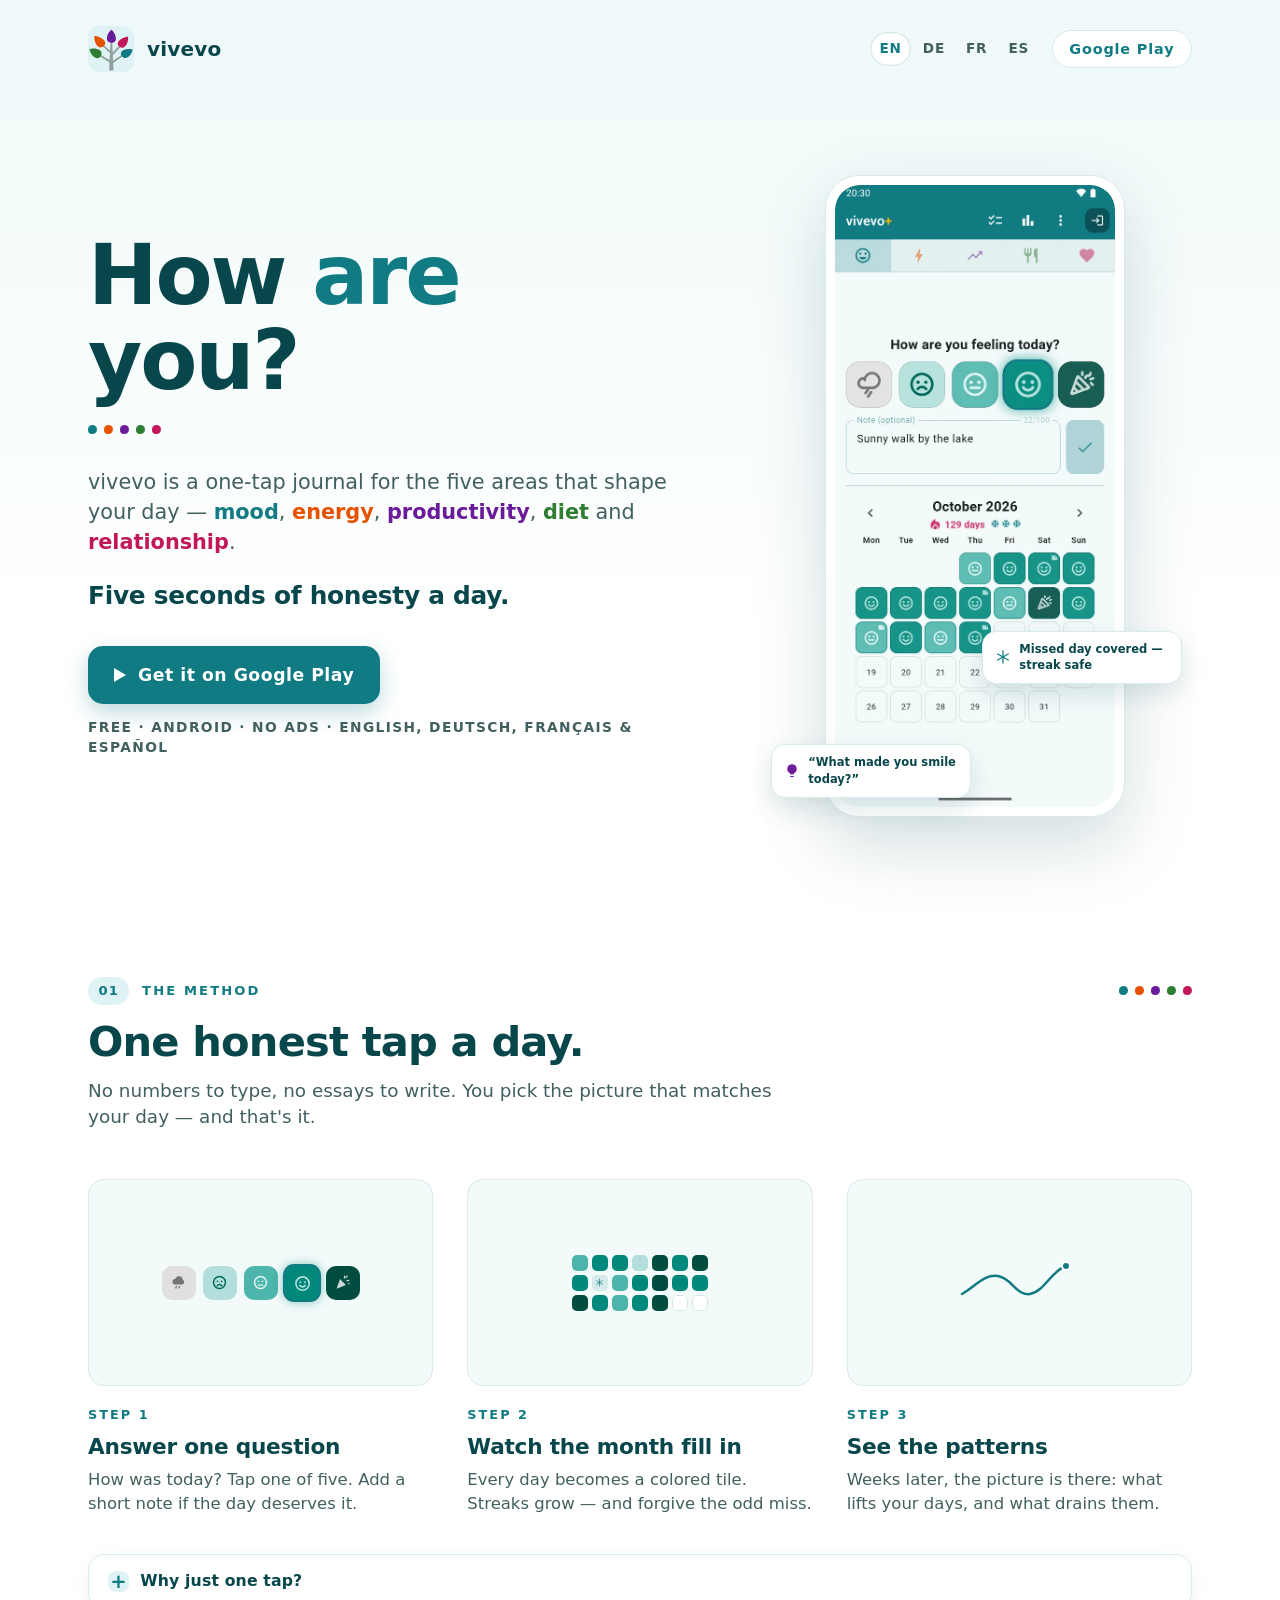
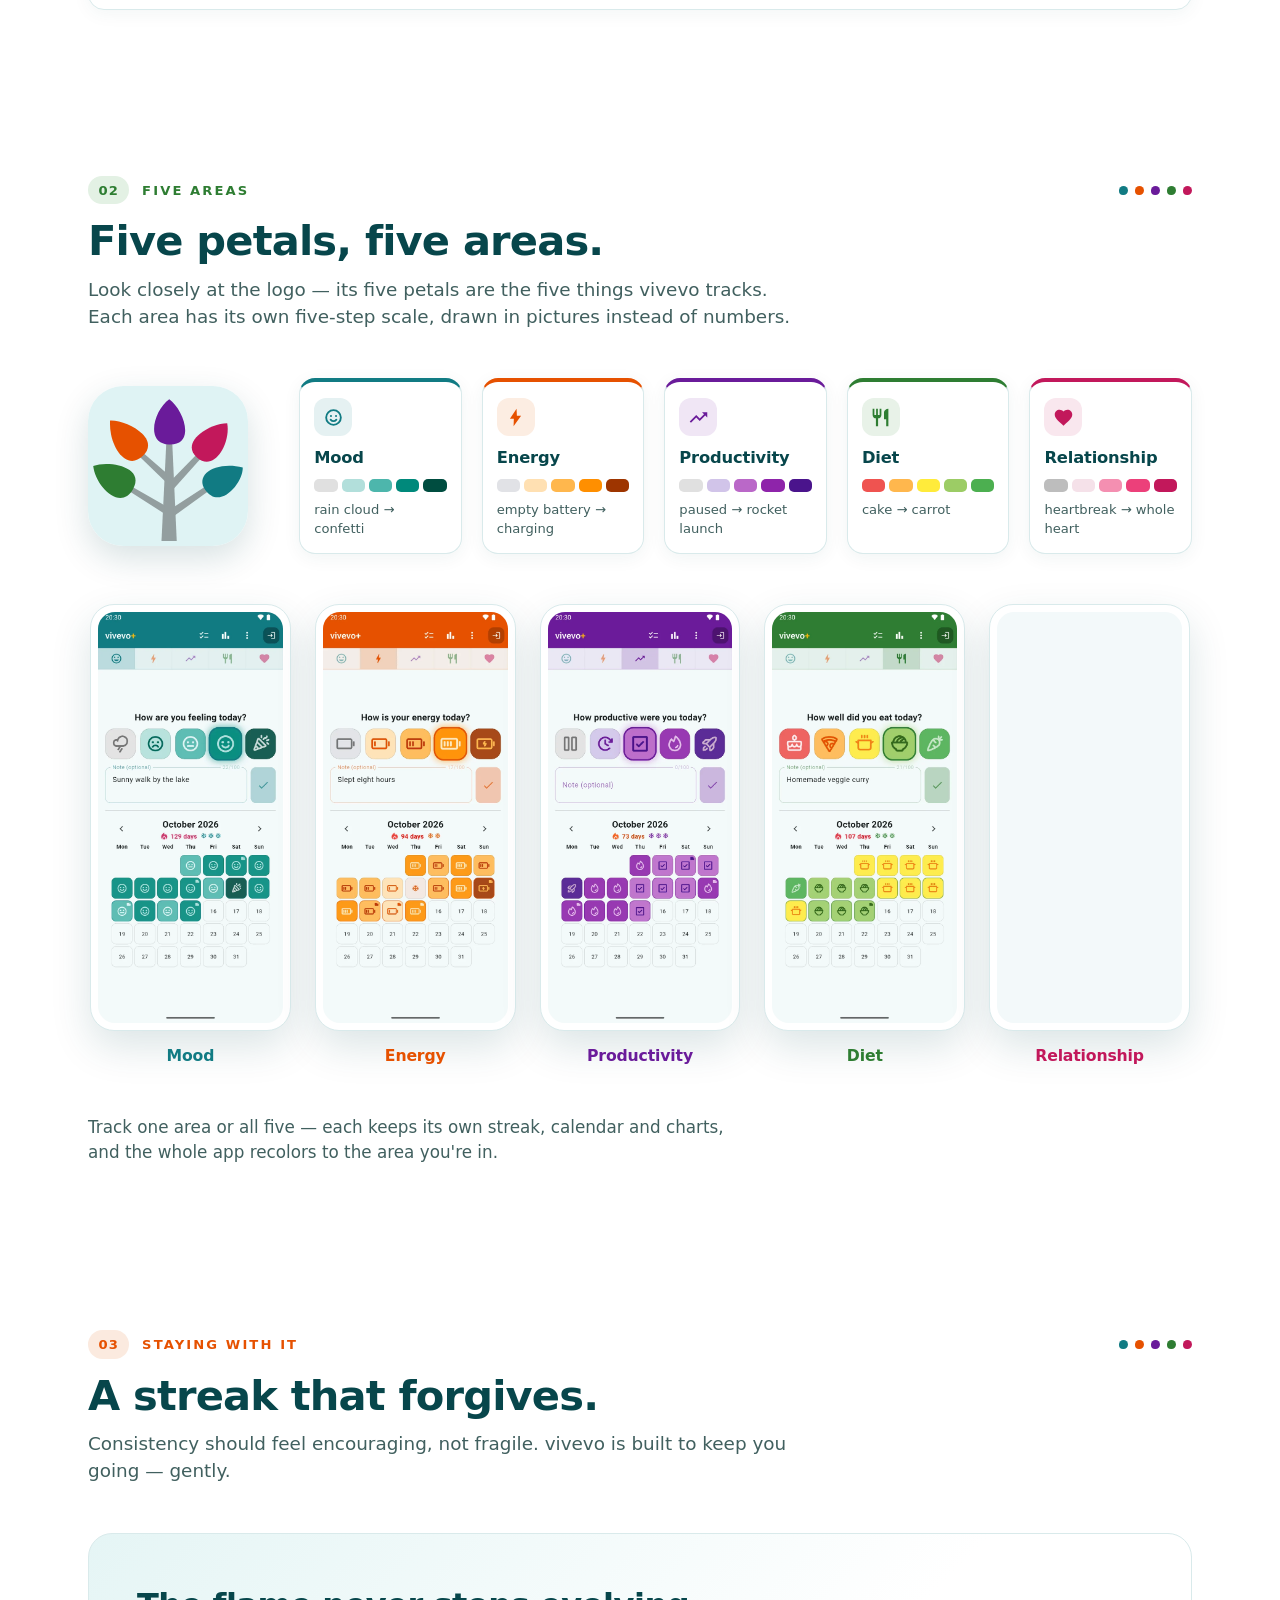
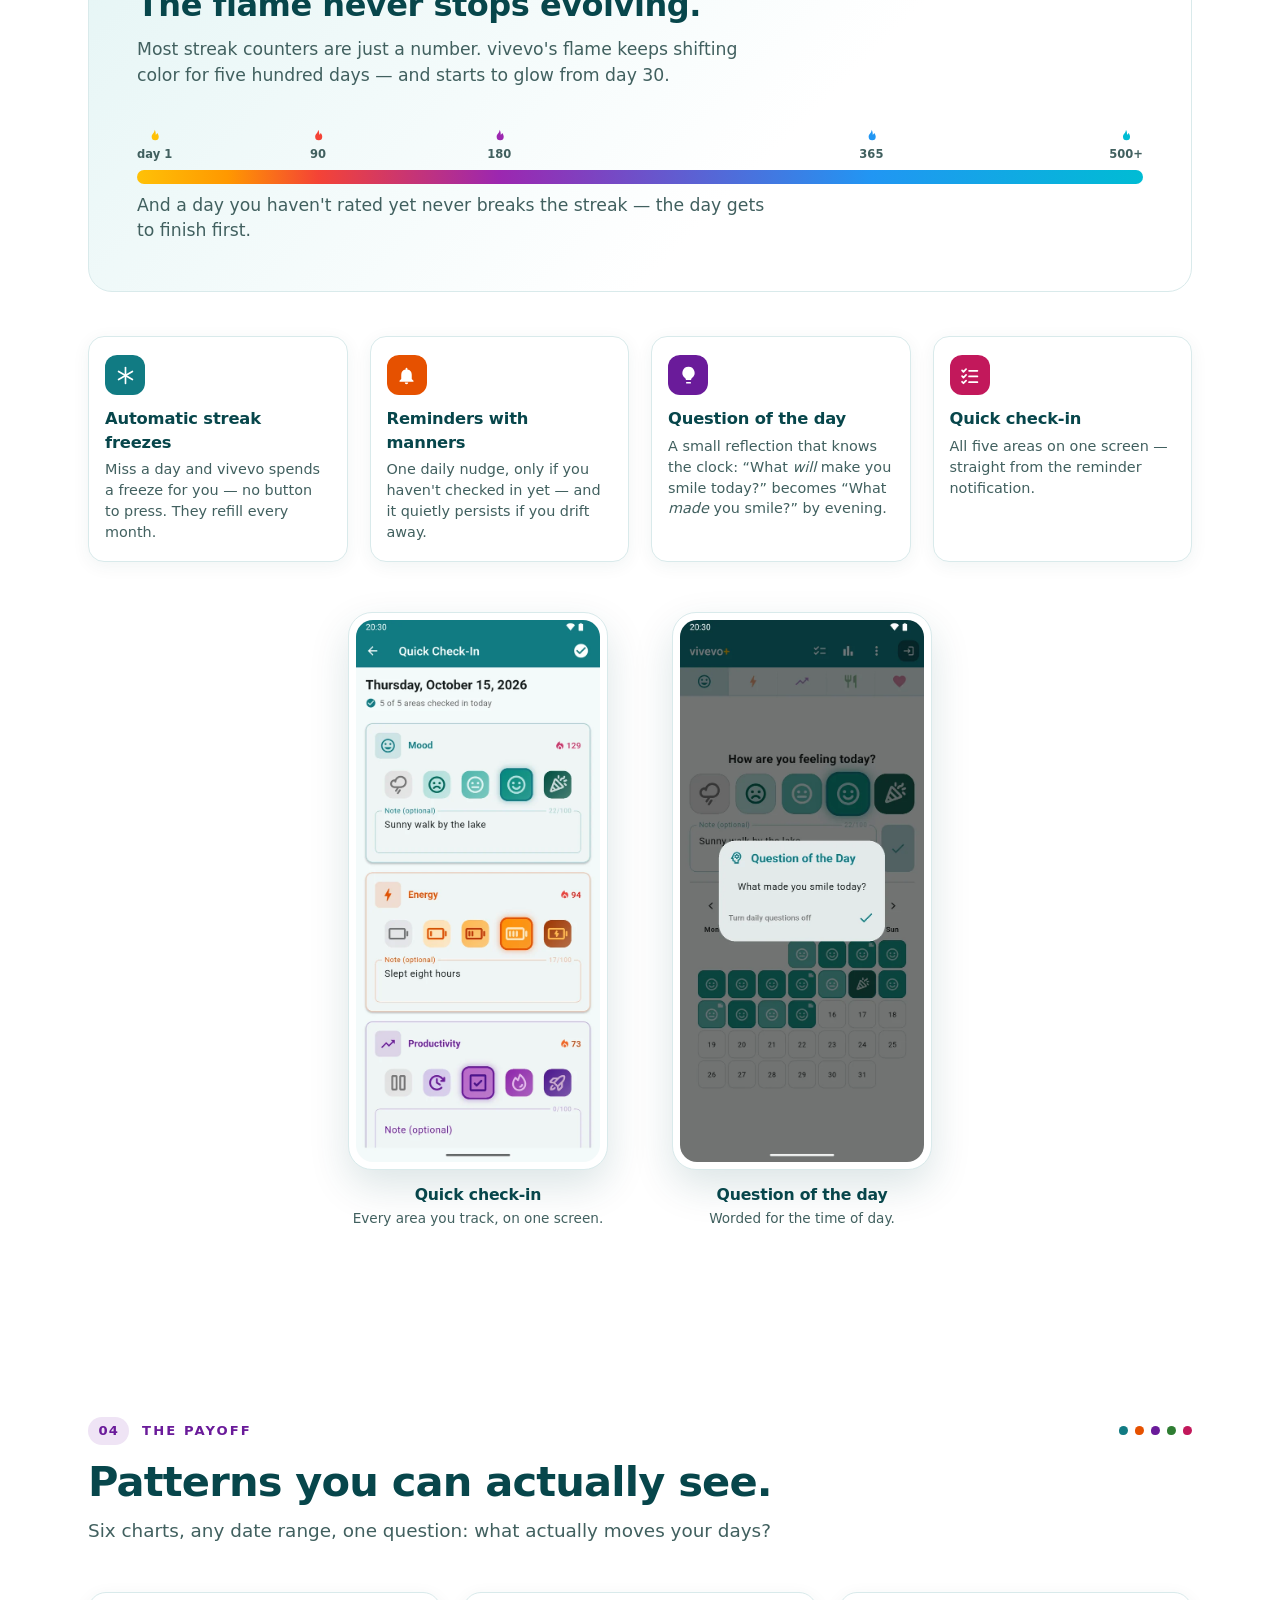
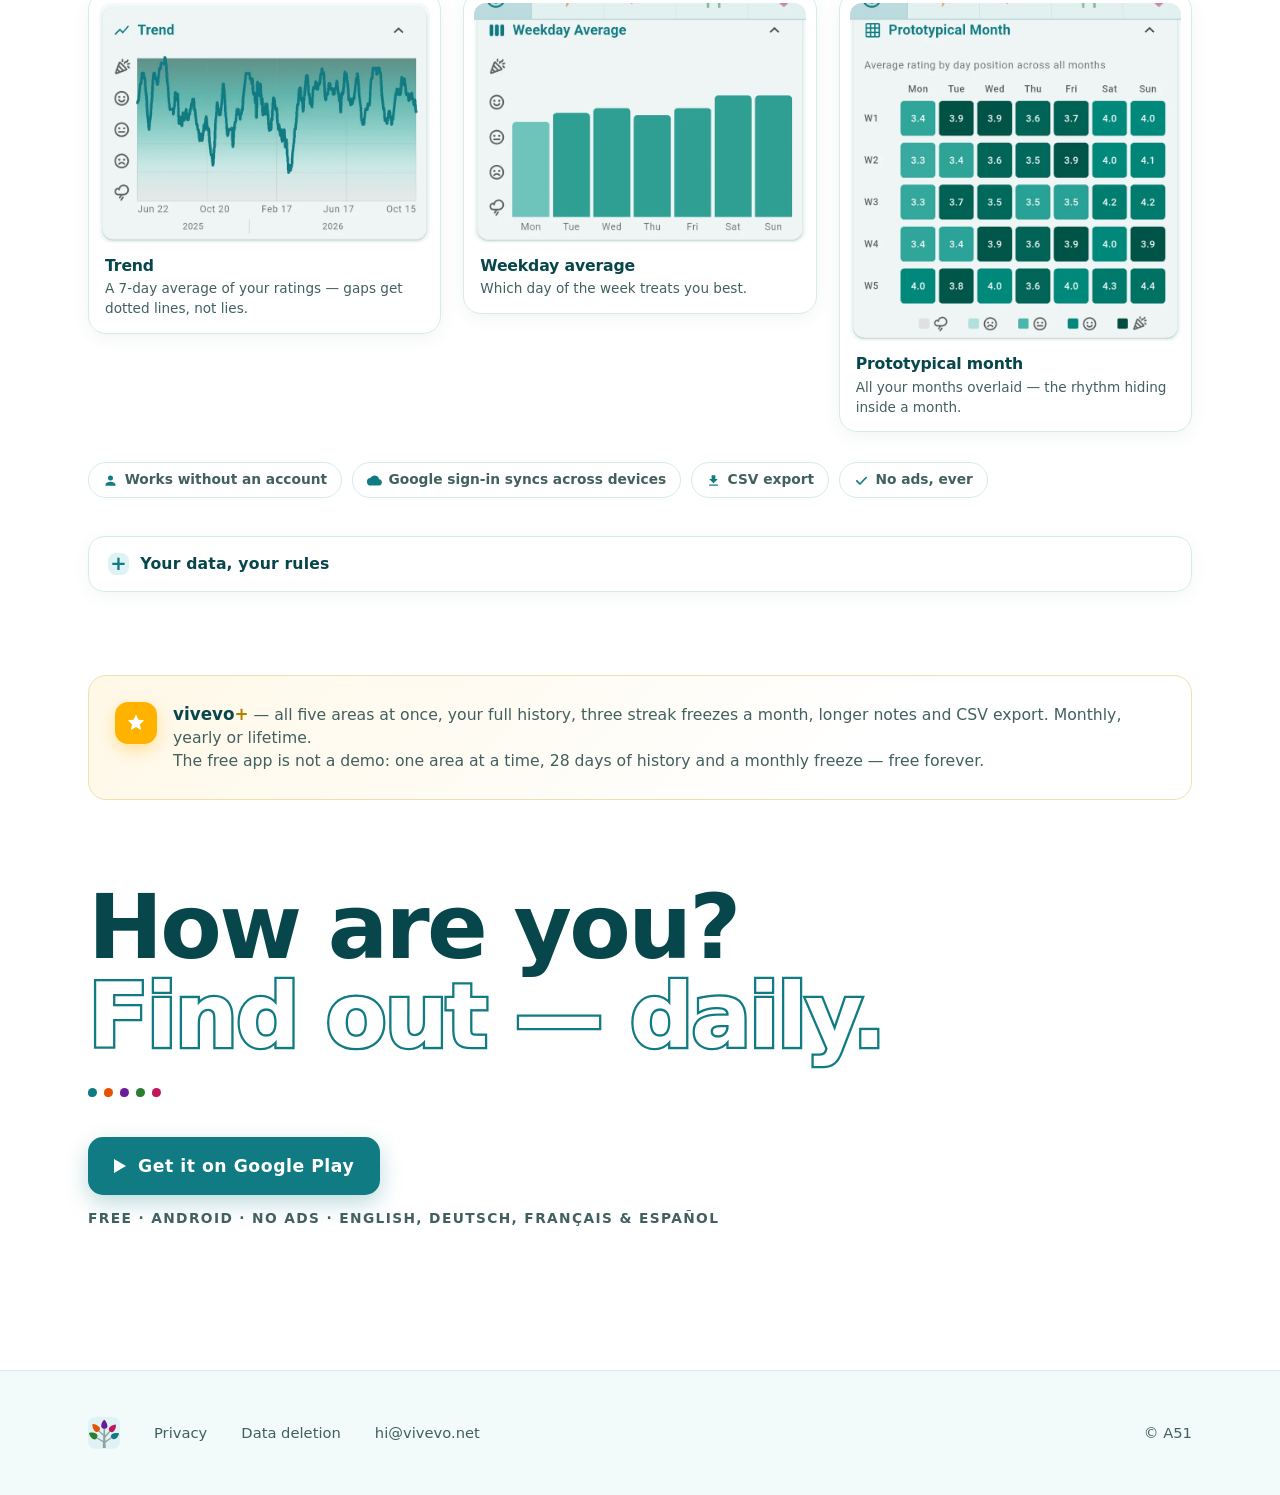
<file: index.html>
<!DOCTYPE html>
<html lang="en">
<head>
<meta charset="utf-8">
<meta name="viewport" content="width=device-width, initial-scale=1">
<title>vivevo — how are you?</title>
<meta name="description" content="vivevo is a one-tap journal for mood, energy, productivity, diet and relationship. Five seconds of honesty a day, a forgiving streak, and patterns you can actually see. Free on Android.">
<meta name="theme-color" content="#117B83">
<meta property="og:title" content="vivevo — how are you?">
<meta property="og:description" content="A one-tap journal for the five areas that shape your day. Five seconds of honesty, once a day.">
<meta property="og:type" content="website">
<meta property="og:url" content="https://vivevo.net/">
<meta property="og:locale" content="en_US">
<meta property="og:locale:alternate" content="de_DE">
<meta property="og:locale:alternate" content="fr_FR">
<meta property="og:locale:alternate" content="es_ES">
<meta property="og:image" content="https://vivevo.net/og.png">
<meta property="og:image:width" content="1200">
<meta property="og:image:height" content="630">
<meta name="twitter:card" content="summary_large_image">
<link rel="icon" type="image/svg+xml" href="vivevo.svg">
<link rel="canonical" href="https://vivevo.net/">
<link rel="alternate" hreflang="en" href="https://vivevo.net/">
<link rel="alternate" hreflang="de" href="https://vivevo.net/de/">
<link rel="alternate" hreflang="fr" href="https://vivevo.net/fr/">
<link rel="alternate" hreflang="es" href="https://vivevo.net/es/">
<link rel="alternate" hreflang="x-default" href="https://vivevo.net/">
<link rel="stylesheet" href="site.css">
</head>
<body>

<svg width="0" height="0" style="position:absolute" aria-hidden="true"><defs>
<symbol id="i-rain" viewBox="0 0 24 24"><path fill="currentColor" d="M7.2 14.9a4.2 4.2 0 0 1 .5-8.36A5.3 5.3 0 0 1 17.9 8a3.65 3.65 0 0 1-.6 6.9z"/><g stroke="currentColor" stroke-width="1.9" stroke-linecap="round" fill="none"><path d="M9.1 17.4l-.85 2.3"/><path d="M13.6 17.4l-.85 2.3"/></g></symbol>
<symbol id="i-sad" viewBox="0 0 24 24"><circle cx="12" cy="12" r="8.4" fill="none" stroke="currentColor" stroke-width="2.1"/><circle cx="9.1" cy="10.3" r="1.2" fill="currentColor"/><circle cx="14.9" cy="10.3" r="1.2" fill="currentColor"/><path d="M8.7 16.5c2-2.4 4.6-2.4 6.6 0" fill="none" stroke="currentColor" stroke-width="2.1" stroke-linecap="round"/></symbol>
<symbol id="i-meh" viewBox="0 0 24 24"><circle cx="12" cy="12" r="8.4" fill="none" stroke="currentColor" stroke-width="2.1"/><circle cx="9.1" cy="10.3" r="1.2" fill="currentColor"/><circle cx="14.9" cy="10.3" r="1.2" fill="currentColor"/><path d="M8.8 15.7h6.4" stroke="currentColor" stroke-width="2.1" stroke-linecap="round"/></symbol>
<symbol id="i-smile" viewBox="0 0 24 24"><circle cx="12" cy="12" r="8.4" fill="none" stroke="currentColor" stroke-width="2.1"/><circle cx="9.1" cy="10.3" r="1.2" fill="currentColor"/><circle cx="14.9" cy="10.3" r="1.2" fill="currentColor"/><path d="M8.7 14.4c2 2.4 4.6 2.4 6.6 0" fill="none" stroke="currentColor" stroke-width="2.1" stroke-linecap="round"/></symbol>
<symbol id="i-confetti" viewBox="0 0 24 24"><path fill="currentColor" d="M3.6 20.9 8.5 7.2l8.3 8.3z"/><g stroke="currentColor" stroke-width="1.8" stroke-linecap="round" fill="none"><path d="M14.6 5.5l.5-2.4"/><path d="M18.4 9.4l2.4-.5"/><path d="M16.8 4.9l1.9-1.9"/></g><circle cx="21" cy="13.4" r="1.1" fill="currentColor"/></symbol>
<symbol id="i-flame" viewBox="0 0 24 24"><path fill="currentColor" d="M12 2.3c.9 4-4 5.7-4 10a5 5 0 0 0 10 0c0-2.1-1-3.9-2.2-5.3-.3 1.1-1 2-2 2.4 0-2.7-.3-5.2-1.8-7.1z"/></symbol>
<symbol id="i-snow" viewBox="0 0 24 24"><g stroke="currentColor" stroke-width="1.9" stroke-linecap="round"><path d="M12 2.9v18.2"/><path d="M4.1 7.4l15.8 9.2"/><path d="M19.9 7.4L4.1 16.6"/></g></symbol>
<symbol id="i-bolt" viewBox="0 0 24 24"><path fill="currentColor" d="M13.2 2 5.6 13.4h4.5L9.8 22l8.6-11.9h-4.8z"/></symbol>
<symbol id="i-trend" viewBox="0 0 24 24"><path fill="currentColor" d="M16 6l2.29 2.29-4.88 4.88-4-4L2 16.59 3.41 18l6-6 4 4 6.3-6.29L22 12V6z"/></symbol>
<symbol id="i-food" viewBox="0 0 24 24"><path fill="currentColor" d="M11 9H9V2H7v7H5V2H3v7c0 2.12 1.66 3.84 3.75 3.97V22h2.5v-9.03C11.34 12.84 13 11.12 13 9V2h-2v7zm5-3v8h2.5v8H21V2c-2.76 0-5 2.24-5 4z"/></symbol>
<symbol id="i-heart" viewBox="0 0 24 24"><path fill="currentColor" d="M12 21.35l-1.45-1.32C5.4 15.36 2 12.28 2 8.5 2 5.42 4.42 3 7.5 3c1.74 0 3.41.81 4.5 2.09C13.09 3.81 14.76 3 16.5 3 19.58 3 22 5.42 22 8.5c0 3.78-3.4 6.86-8.55 11.54L12 21.35z"/></symbol>
<symbol id="i-check" viewBox="0 0 24 24"><path d="M4.5 12.6l5 5L19.5 7.2" fill="none" stroke="currentColor" stroke-width="2.7" stroke-linecap="round" stroke-linejoin="round"/></symbol>
<symbol id="i-list" viewBox="0 0 24 24"><g stroke="currentColor" stroke-width="2" stroke-linecap="round" stroke-linejoin="round" fill="none"><path d="M3.5 6.2l1.6 1.6 3-3"/><path d="M3.5 12.7l1.6 1.6 3-3"/><path d="M3.5 19.2l1.6 1.6 3-3"/><path d="M11.5 6.6H21"/><path d="M11.5 13.1H21"/><path d="M11.5 19.6H21"/></g></symbol>
<symbol id="i-bell" viewBox="0 0 24 24"><path fill="currentColor" d="M12 22a2 2 0 0 0 2-2h-4a2 2 0 0 0 2 2zm6-6v-5a6 6 0 0 0-5-5.91V4a1 1 0 1 0-2 0v1.09A6 6 0 0 0 6 11v5l-2 2v1h16v-1l-2-2z"/></symbol>
<symbol id="i-bulb" viewBox="0 0 24 24"><path fill="currentColor" d="M9.3 21h5.4v-1.6H9.3zM12 2a7 7 0 0 0-4 12.74c.63.44 1 1.16 1 1.93v.33h6v-.33c0-.77.37-1.49 1-1.93A7 7 0 0 0 12 2z"/></symbol>
<symbol id="i-star" viewBox="0 0 24 24"><path fill="currentColor" d="M12 2.6l2.7 5.8 6.3.7-4.7 4.3 1.3 6.2-5.6-3.2-5.6 3.2 1.3-6.2L3 9.1l6.3-.7z"/></symbol>
<symbol id="i-download" viewBox="0 0 24 24"><path fill="currentColor" d="M19 9.5h-4v-6H9v6H5l7 7zM5 18.5v2h14v-2z"/></symbol>
<symbol id="i-user" viewBox="0 0 24 24"><path fill="currentColor" d="M12 12a4 4 0 1 0-4-4 4 4 0 0 0 4 4zm0 2c-3.3 0-8 1.7-8 5v1.5h16V19c0-3.3-4.7-5-8-5z"/></symbol>
<symbol id="i-cloudsync" viewBox="0 0 24 24"><path fill="currentColor" d="M19.35 10.04A7.49 7.49 0 0 0 12 4 7.49 7.49 0 0 0 5.35 8.04 5.994 5.994 0 0 0 6 20h13a5 5 0 0 0 .35-9.96z"/></symbol>
</defs></svg>

<header class="wrap top">
  <img src="vivevo.svg" alt="" width="46" height="46">
  <span class="name">vivevo</span>
  <nav class="langs" aria-label="Language">
    <a href="index.html" hreflang="en" lang="en" title="English" aria-label="English" aria-current="page">EN</a>
    <a href="de/index.html" hreflang="de" lang="de" title="Deutsch" aria-label="Deutsch">DE</a>
    <a href="fr/index.html" hreflang="fr" lang="fr" title="Français" aria-label="Français">FR</a>
    <a href="es/index.html" hreflang="es" lang="es" title="Español" aria-label="Español">ES</a>
  </nav>
  <a class="toplink" href="https://play.google.com/store/apps/details?id=io.a51.vivevo">Google&nbsp;Play</a>
</header>

<main>

  <section class="wrap hero" aria-label="Introduction">
    <div>
      <h1>How <em>are</em> you?</h1>
      <span class="petals" aria-hidden="true"><i></i><i></i><i></i><i></i><i></i></span>
      <p class="tag">vivevo is a one-tap journal for the five areas that shape your day —
        <b class="w-mood">mood</b>, <b class="w-energy">energy</b>, <b class="w-prod">productivity</b>,
        <b class="w-diet">diet</b> and <b class="w-rel">relationship</b>.</p>
      <p class="pitch">Five seconds of honesty a day.</p>
      <a class="play" href="https://play.google.com/store/apps/details?id=io.a51.vivevo"><span class="tri" aria-hidden="true"></span>Get it on Google&nbsp;Play</a>
      <p class="free">Free &middot; Android &middot; No ads &middot; English, Deutsch, Français &amp; Español</p>
    </div>

    <figure class="hero-art">
      <div class="phone">
        <img src="shots/en/home_mood.webp" width="600" height="1333" fetchpriority="high"
          alt="The vivevo home screen: the question “How are you feeling today?” above five rating tiles from rain cloud to confetti, today’s note “Sunny walk by the lake”, and an October calendar of colored day tiles under a 129-day streak.">
      </div>
      <span class="fcard f-qotd" aria-hidden="true"><svg class="ic"><use href="#i-bulb"/></svg>“What made you smile today?”</span>
      <span class="fcard f-frozen" aria-hidden="true"><svg class="ic"><use href="#i-snow"/></svg>Missed day covered — streak safe</span>
    </figure>
  </section>

  <section class="wrap" aria-labelledby="k-method">
    <div class="sechead">
      <div class="kick"><span class="knum">01</span><span class="klab" id="k-method">The method</span><span class="petals" aria-hidden="true"><i></i><i></i><i></i><i></i><i></i></span></div>
      <h2>One honest tap a day.</h2>
      <p class="lead">No numbers to type, no essays to write. You pick the picture that matches your day — and that's it.</p>
    </div>
    <ol class="steps">
      <li class="step">
        <div class="art" aria-hidden="true">
          <div class="mini-rate">
            <b class="r1"><svg class="ic"><use href="#i-rain"/></svg></b>
            <b class="r2"><svg class="ic"><use href="#i-sad"/></svg></b>
            <b class="r3"><svg class="ic"><use href="#i-meh"/></svg></b>
            <b class="r4 sel"><svg class="ic"><use href="#i-smile"/></svg></b>
            <b class="r5"><svg class="ic"><use href="#i-confetti"/></svg></b>
          </div>
        </div>
        <div>
          <span class="num">STEP 1</span>
          <h3>Answer one question</h3>
          <p>How was today? Tap one of five. Add a short note if the day deserves it.</p>
        </div>
      </li>
      <li class="step">
        <div class="art" aria-hidden="true">
          <div class="mini-month">
            <i class="r3"></i><i class="r4"></i><i class="r4"></i><i class="r2"></i><i class="r5"></i><i class="r4"></i><i class="r5"></i>
            <i class="r4"></i><i class="mm-f"><svg class="ic"><use href="#i-snow"/></svg></i><i class="r3"></i><i class="r4"></i><i class="r5"></i><i class="r4"></i><i class="r4"></i>
            <i class="r5"></i><i class="r4"></i><i class="r3"></i><i class="r4"></i><i class="r5"></i><i class="mm-e"></i><i class="mm-e"></i>
          </div>
        </div>
        <div>
          <span class="num">STEP 2</span>
          <h3>Watch the month fill in</h3>
          <p>Every day becomes a colored tile. Streaks grow — and forgive the odd miss.</p>
        </div>
      </li>
      <li class="step">
        <div class="art" aria-hidden="true">
          <svg class="mini-trend" width="130" height="70" viewBox="0 0 130 70">
            <path d="M8 46 C22 38,30 26,44 28 C58 30,62 48,76 46 C90 44,98 22,112 18" fill="none" stroke="#117B83" stroke-width="2.5" stroke-linecap="round"/>
            <circle cx="112" cy="18" r="4" fill="#117B83" stroke="#fff" stroke-width="2"/>
          </svg>
        </div>
        <div>
          <span class="num">STEP 3</span>
          <h3>See the patterns</h3>
          <p>Weeks later, the picture is there: what lifts your days, and what drains them.</p>
        </div>
      </li>
    </ol>
    <details>
      <summary>Why just one tap?</summary>
      <div class="dbody">
        <p>Because the habit is the hard part. A five-second check-in survives busy weeks, sick days and holidays — and an honest rating every day beats a detailed entry once a month. Patterns only appear when the data keeps coming.</p>
        <p>When you have more to say, there's a note. When you don't, a tap is a complete entry.</p>
      </div>
    </details>
  </section>

  <section class="wrap" aria-labelledby="k-areas">
    <div class="sechead">
      <div class="kick k-diet"><span class="knum">02</span><span class="klab" id="k-areas">Five areas</span><span class="petals" aria-hidden="true"><i></i><i></i><i></i><i></i><i></i></span></div>
      <h2>Five petals, five areas.</h2>
      <p class="lead">Look closely at the logo — its five petals are the five things vivevo tracks. Each area has its own five-step scale, drawn in pictures instead of numbers.</p>
    </div>
    <div class="areas-flex">
      <img class="arealogo" src="vivevo.svg" alt="The vivevo logo: a stylized plant whose five petals carry the five tracker colors.">
      <ul class="areas">
        <li class="area" style="--c:#117B83;--tint:#E5F1F2">
          <span class="achip" aria-hidden="true"><svg class="ic"><use href="#i-smile"/></svg></span>
          <h3>Mood</h3>
          <div class="scale" aria-hidden="true"><i style="background:#E0E0E0"></i><i style="background:#B2DFDB"></i><i style="background:#4DB6AC"></i><i style="background:#00897B"></i><i style="background:#004D40"></i></div>
          <p>rain cloud → confetti</p>
        </li>
        <li class="area" style="--c:#E65100;--tint:#FCEDE2">
          <span class="achip" aria-hidden="true"><svg class="ic"><use href="#i-bolt"/></svg></span>
          <h3>Energy</h3>
          <div class="scale" aria-hidden="true"><i style="background:#E1E2E6"></i><i style="background:#FFE0B2"></i><i style="background:#FFB74D"></i><i style="background:#FF8F00"></i><i style="background:#9E3500"></i></div>
          <p>empty battery → charging</p>
        </li>
        <li class="area" style="--c:#6A1B9A;--tint:#F0E6F5">
          <span class="achip" aria-hidden="true"><svg class="ic"><use href="#i-trend"/></svg></span>
          <h3>Productivity</h3>
          <div class="scale" aria-hidden="true"><i style="background:#E0E0E0"></i><i style="background:#D1C4E9"></i><i style="background:#BA68C8"></i><i style="background:#8E24AA"></i><i style="background:#4A148C"></i></div>
          <p>paused → rocket launch</p>
        </li>
        <li class="area" style="--c:#2E7D32;--tint:#E8F2E8">
          <span class="achip" aria-hidden="true"><svg class="ic"><use href="#i-food"/></svg></span>
          <h3>Diet</h3>
          <div class="scale" aria-hidden="true"><i style="background:#EF5350"></i><i style="background:#FFB74D"></i><i style="background:#FFEB3B"></i><i style="background:#9CCC65"></i><i style="background:#4CAF50"></i></div>
          <p>cake → carrot</p>
        </li>
        <li class="area" style="--c:#C2185B;--tint:#F9E7EE">
          <span class="achip" aria-hidden="true"><svg class="ic"><use href="#i-heart"/></svg></span>
          <h3>Relationship</h3>
          <div class="scale" aria-hidden="true"><i style="background:#BDBDBD"></i><i style="background:#F5E1E9"></i><i style="background:#F48FB1"></i><i style="background:#EC407A"></i><i style="background:#C2185B"></i></div>
          <p>heartbreak → whole heart</p>
        </li>
      </ul>
    </div>
    <ul class="shots" aria-label="The home screen in each area's colors">
      <li><figure style="--c:#117B83"><div class="phone"><img src="shots/en/home_mood.webp" width="600" height="1333" loading="lazy" decoding="async"
        alt="Mood: a teal calendar of smiles and confetti, with a 129-day streak."></div><figcaption><b>Mood</b></figcaption></figure></li>
      <li><figure style="--c:#E65100"><div class="phone"><img src="shots/en/home_energy.webp" width="600" height="1333" loading="lazy" decoding="async"
        alt="Energy: an orange calendar of battery levels, one day covered by a streak freeze."></div><figcaption><b>Energy</b></figcaption></figure></li>
      <li><figure style="--c:#6A1B9A"><div class="phone"><img src="shots/en/home_productivity.webp" width="600" height="1333" loading="lazy" decoding="async"
        alt="Productivity: a purple calendar from paused to rocket launch."></div><figcaption><b>Productivity</b></figcaption></figure></li>
      <li><figure style="--c:#2E7D32"><div class="phone"><img src="shots/en/home_diet.webp" width="600" height="1333" loading="lazy" decoding="async"
        alt="Diet: a calendar in reds, yellows and greens, from cake to carrot."></div><figcaption><b>Diet</b></figcaption></figure></li>
      <li><figure style="--c:#C2185B"><div class="phone"><img src="shots/en/home_relationship.webp" width="600" height="1333" loading="lazy" decoding="async"
        alt="Relationship: a pink calendar of hearts, with a 183-day streak."></div><figcaption><b>Relationship</b></figcaption></figure></li>
    </ul>
    <p class="areanote">Track one area or all five — each keeps its own streak, calendar and charts, and the whole app recolors to the area you're in.</p>
  </section>

  <section class="wrap" aria-labelledby="k-streak">
    <div class="sechead">
      <div class="kick k-energy"><span class="knum">03</span><span class="klab" id="k-streak">Staying with it</span><span class="petals" aria-hidden="true"><i></i><i></i><i></i><i></i><i></i></span></div>
      <h2>A streak that forgives.</h2>
      <p class="lead">Consistency should feel encouraging, not fragile. vivevo is built to keep you going — gently.</p>
    </div>
    <div class="band">
      <h3>The flame never stops evolving.</h3>
      <p>Most streak counters are just a number. vivevo's flame keeps shifting color for five hundred days — and starts to glow from day 30.</p>
      <div class="ramp-wrap" role="img" aria-label="The streak flame's color journey: yellow at day 1, red at day 90, purple at day 180, blue at day 365, cyan at day 500 and beyond.">
        <span class="rmark" style="left:0" aria-hidden="true"><svg class="ic" style="color:#FFC107"><use href="#i-flame"/></svg><span>day 1</span></span>
        <span class="rmark" style="left:18%" aria-hidden="true"><svg class="ic" style="color:#F44336"><use href="#i-flame"/></svg><span>90</span></span>
        <span class="rmark" style="left:36%" aria-hidden="true"><svg class="ic" style="color:#9C27B0"><use href="#i-flame"/></svg><span>180</span></span>
        <span class="rmark" style="left:73%" aria-hidden="true"><svg class="ic" style="color:#2196F3"><use href="#i-flame"/></svg><span>365</span></span>
        <span class="rmark" style="left:100%" aria-hidden="true"><svg class="ic" style="color:#00BCD4"><use href="#i-flame"/></svg><span>500+</span></span>
        <div class="ramp"></div>
      </div>
      <p class="ramp-cap">And a day you haven't rated yet never breaks the streak — the day gets to finish first.</p>
    </div>
    <ul class="tiles">
      <li>
        <span class="tchip t-teal" aria-hidden="true"><svg class="ic"><use href="#i-snow"/></svg></span>
        <h3>Automatic streak freezes</h3>
        <p>Miss a day and vivevo spends a freeze for you — no button to press. They refill every month.</p>
      </li>
      <li>
        <span class="tchip t-energy" aria-hidden="true"><svg class="ic"><use href="#i-bell"/></svg></span>
        <h3>Reminders with manners</h3>
        <p>One daily nudge, only if you haven't checked in yet — and it quietly persists if you drift away.</p>
      </li>
      <li>
        <span class="tchip t-prod" aria-hidden="true"><svg class="ic"><use href="#i-bulb"/></svg></span>
        <h3>Question of the day</h3>
        <p>A small reflection that knows the clock: “What <em>will</em> make you smile today?” becomes “What <em>made</em> you smile?” by evening.</p>
      </li>
      <li>
        <span class="tchip t-rel" aria-hidden="true"><svg class="ic"><use href="#i-list"/></svg></span>
        <h3>Quick check-in</h3>
        <p>All five areas on one screen — straight from the reminder notification.</p>
      </li>
    </ul>
    <ul class="shots two" aria-label="Two more screens">
      <li><figure><div class="phone"><img src="shots/en/checkin.webp" width="600" height="1333" loading="lazy" decoding="async"
        alt="Quick check-in for Thursday, October 15, 2026: mood, energy and productivity rated, with notes such as “Sunny walk by the lake”."></div>
        <figcaption><b>Quick check-in</b><span>Every area you track, on one screen.</span></figcaption></figure></li>
      <li><figure><div class="phone"><img src="shots/en/question.webp" width="600" height="1333" loading="lazy" decoding="async"
        alt="The question of the day, “What made you smile today?”, over the home screen."></div>
        <figcaption><b>Question of the day</b><span>Worded for the time of day.</span></figcaption></figure></li>
    </ul>
  </section>

  <section class="wrap" aria-labelledby="k-insight">
    <div class="sechead">
      <div class="kick k-prod"><span class="knum">04</span><span class="klab" id="k-insight">The payoff</span><span class="petals" aria-hidden="true"><i></i><i></i><i></i><i></i><i></i></span></div>
      <h2>Patterns you can actually see.</h2>
      <p class="lead">Six charts, any date range, one question: what actually moves your days?</p>
    </div>
    <div class="charts">
      <figure class="chart">
        <img src="shots/en/chart_trend.webp" width="800" height="578" loading="lazy" decoding="async"
          alt="The Trend card: a 7-day average of mood ratings from June 2025 to October 2026, drawn over the five mood colors.">
        <figcaption><b>Trend</b><span>A 7-day average of your ratings — gaps get dotted lines, not lies.</span></figcaption>
      </figure>
      <figure class="chart">
        <img src="shots/en/chart_weekday.webp" width="800" height="578" loading="lazy" decoding="async"
          alt="The Weekday Average card: one bar per weekday, lowest on Monday, highest on Saturday and Sunday.">
        <figcaption><b>Weekday average</b><span>Which day of the week treats you best.</span></figcaption>
      </figure>
      <figure class="chart">
        <img src="shots/en/chart_heatmap.webp" width="800" height="816" loading="lazy" decoding="async"
          alt="The Prototypical Month card: a heatmap of average ratings, five week rows by seven weekday columns.">
        <figcaption><b>Prototypical month</b><span>All your months overlaid — the rhythm hiding inside a month.</span></figcaption>
      </figure>
    </div>
    <div class="chips" aria-label="More about your data">
      <span><svg class="ic"><use href="#i-user"/></svg>Works without an account</span>
      <span><svg class="ic"><use href="#i-cloudsync"/></svg>Google sign-in syncs across devices</span>
      <span><svg class="ic"><use href="#i-download"/></svg>CSV export</span>
      <span><svg class="ic"><use href="#i-check"/></svg>No ads, ever</span>
    </div>
    <details>
      <summary>Your data, your rules</summary>
      <div class="dbody">
        <p>vivevo works fully as a guest — everything stays on your device, streaks and freezes included. Sign in with Google and your entries are backed up and synced live across devices, with offline changes queued and merged safely.</p>
        <p>Your data remains yours: export everything as CSV, or delete your account and all of it from inside the app, anytime.</p>
      </div>
    </details>
  </section>

  <section class="wrap" aria-label="vivevo plus" style="padding-block:0">
    <div class="plus">
      <span class="pchip" aria-hidden="true"><svg class="ic"><use href="#i-star"/></svg></span>
      <p><b class="pname">vivevo<em>+</em></b> — all five areas at once, your full history, three streak freezes a month, longer notes and CSV export. Monthly, yearly or lifetime.<br>
      The free app is not a demo: one area at a time, 28 days of history and a monthly freeze — free forever.</p>
    </div>
  </section>

  <section class="wrap cta" aria-label="Download">
    <h2>How are you?<br><span class="hollow">Find out — daily.</span></h2>
    <span class="petals" aria-hidden="true"><i></i><i></i><i></i><i></i><i></i></span><br>
    <a class="play" href="https://play.google.com/store/apps/details?id=io.a51.vivevo"><span class="tri" aria-hidden="true"></span>Get it on Google&nbsp;Play</a>
    <p class="free">Free &middot; Android &middot; No ads &middot; English, Deutsch, Français &amp; Español</p>
  </section>

</main>

<footer>
  <div class="wrap frow">
    <img src="vivevo.svg" alt="vivevo logo" width="32" height="32">
    <a href="privacy.html">Privacy</a>
    <a href="data_deletion.html">Data deletion</a>
    <a href="mailto:hi@vivevo.net">hi@vivevo.net</a>
    <span class="copy">© <a href="https://a51.io">A51</a></span>
  </div>
</footer>

</body>
</html>
</file>
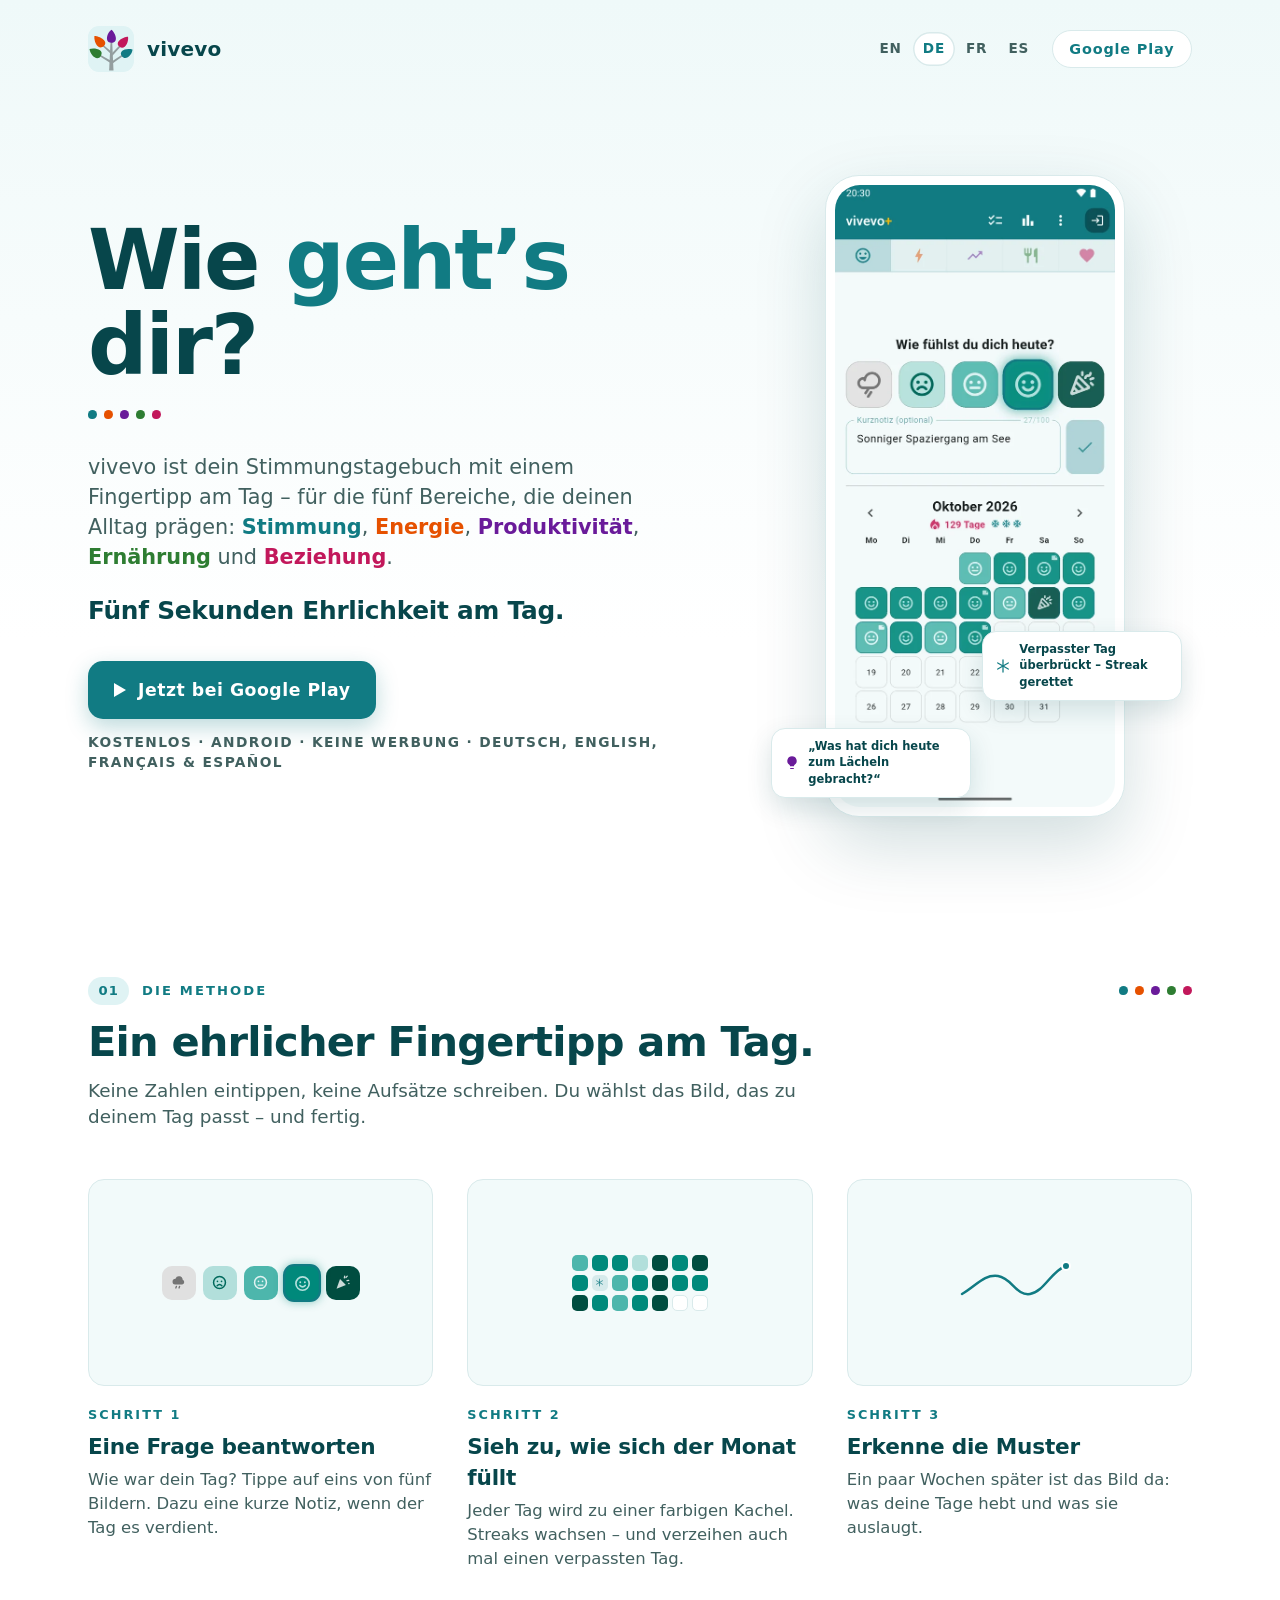
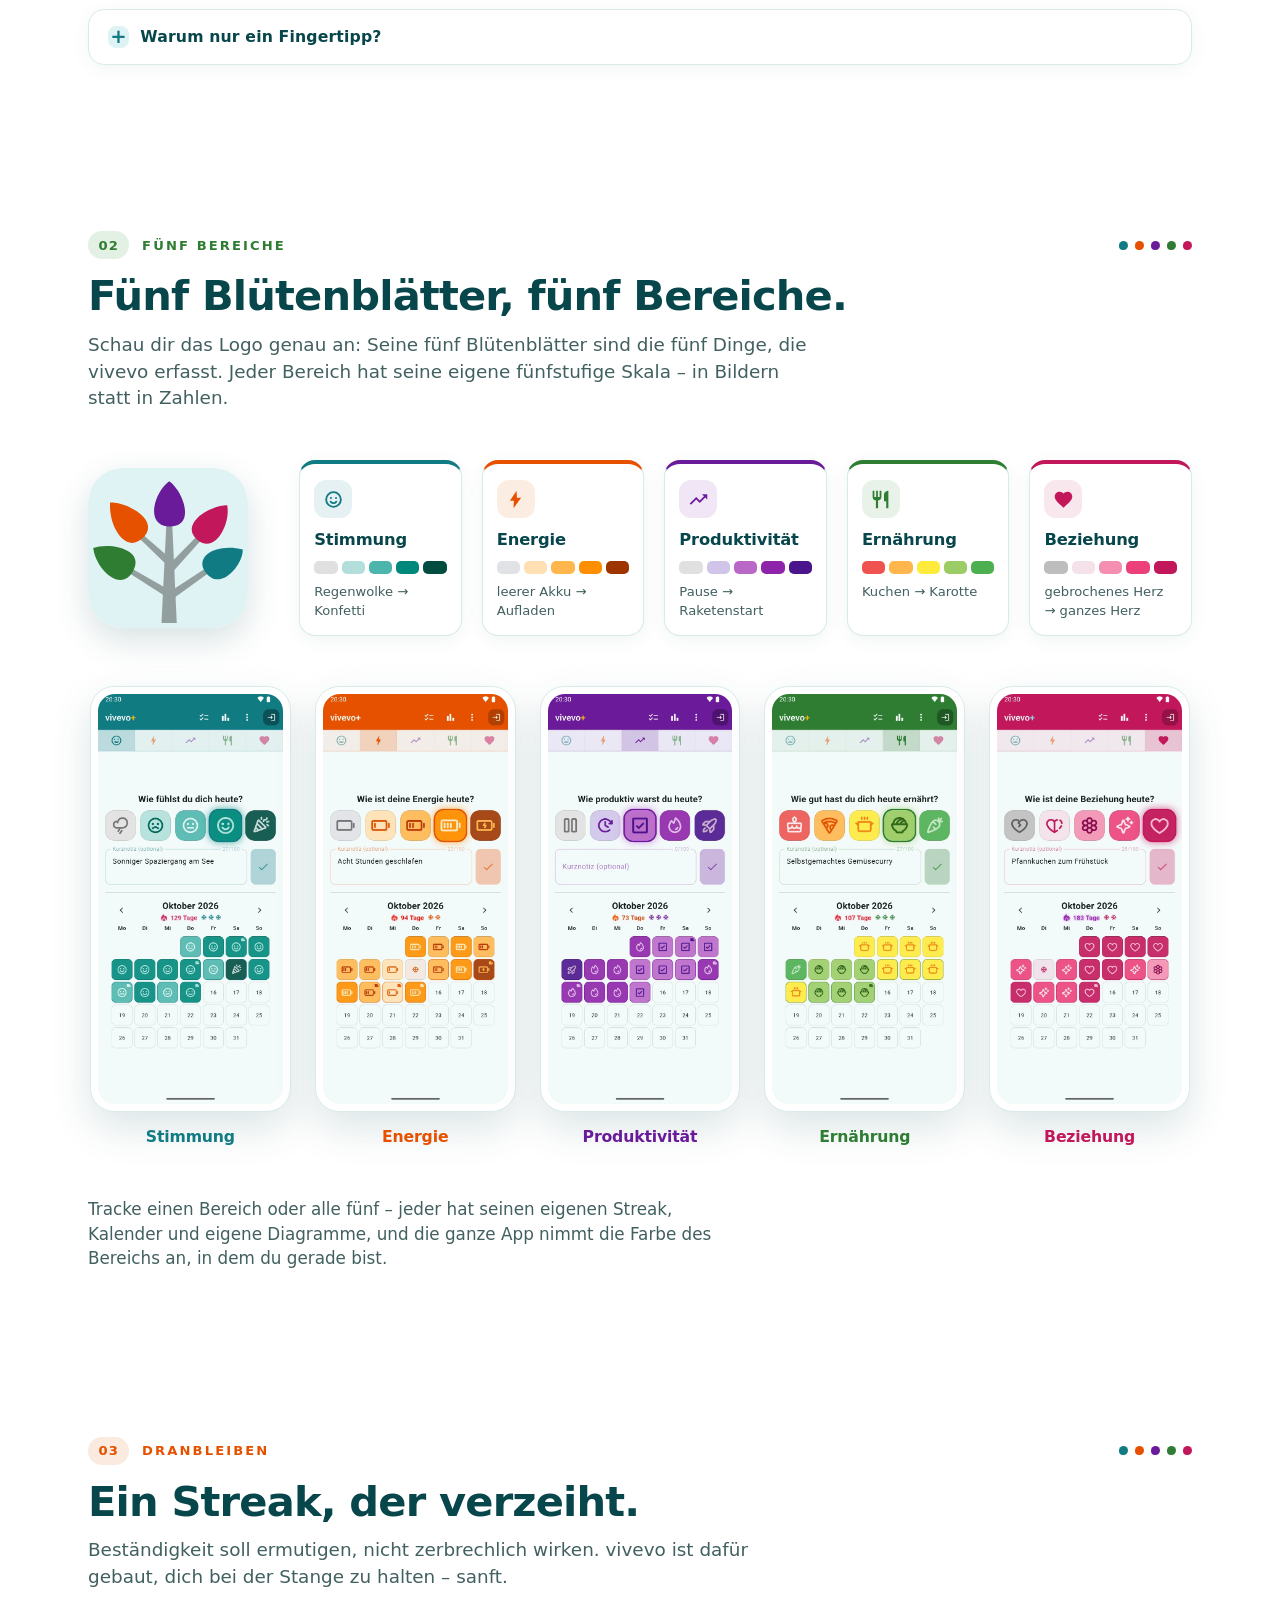
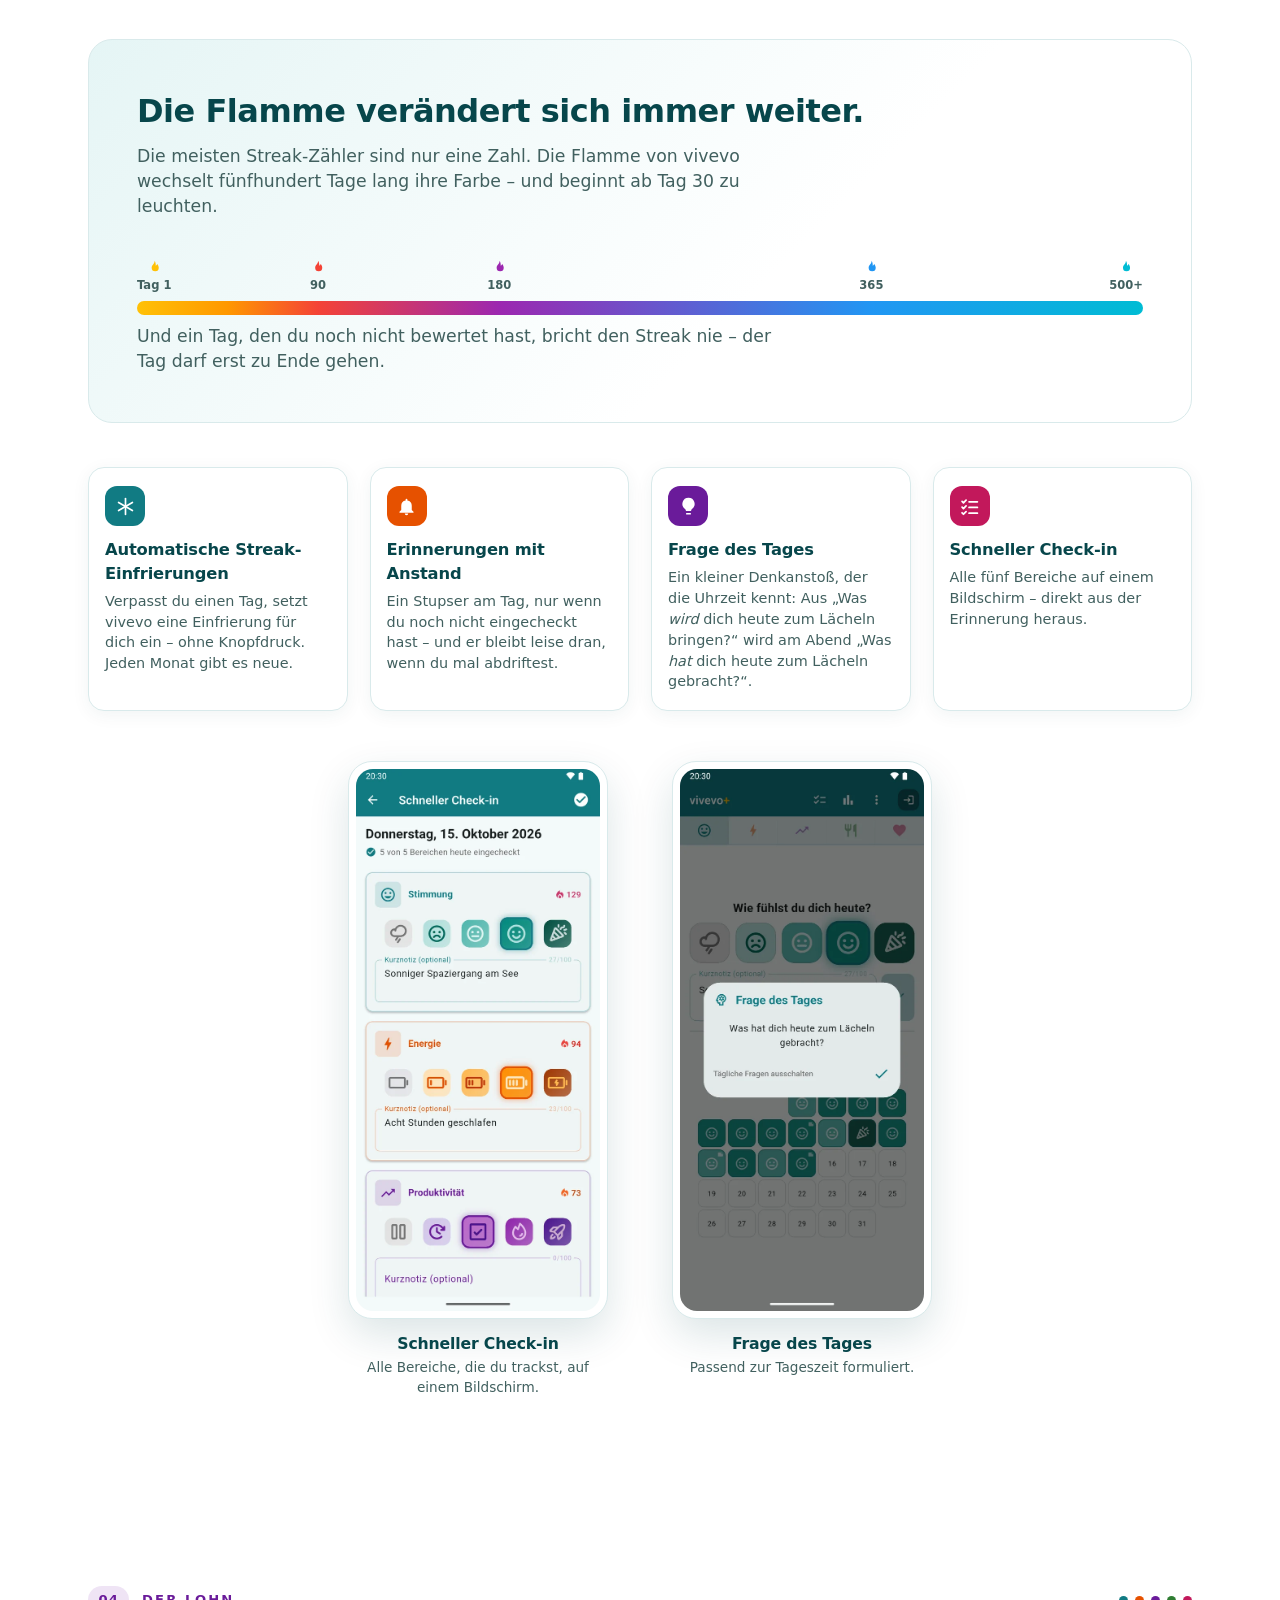
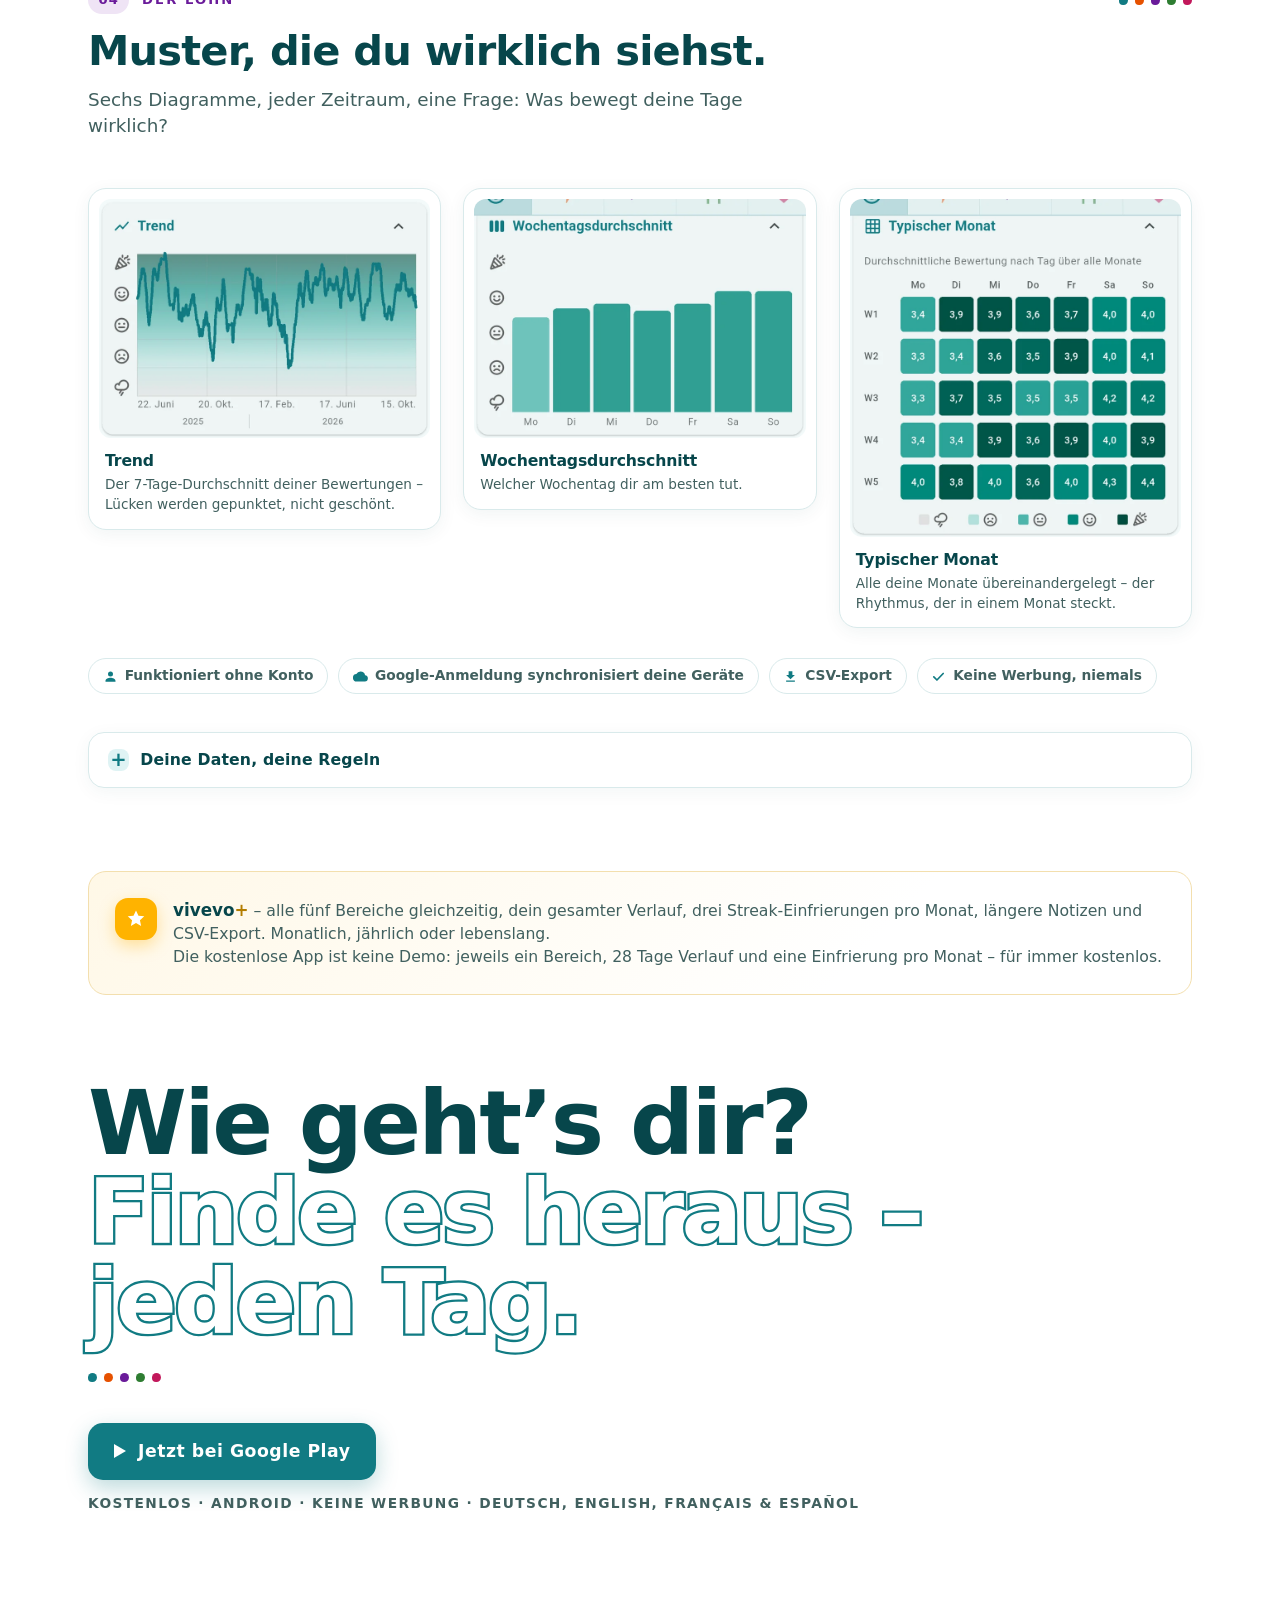
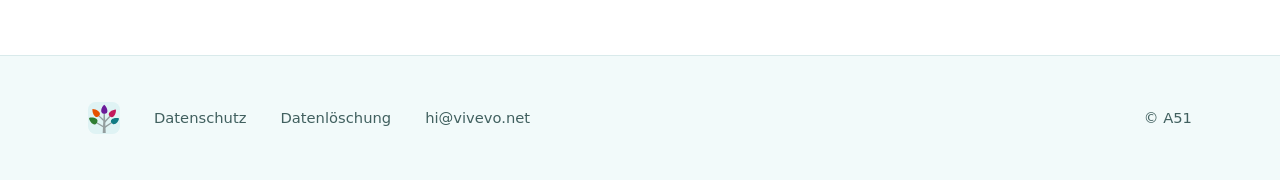
<file: de/index.html>
<!DOCTYPE html>
<html lang="de">
<head>
<meta charset="utf-8">
<meta name="viewport" content="width=device-width, initial-scale=1">
<title>vivevo – wie geht’s dir?</title>
<meta name="description" content="vivevo ist ein Stimmungstagebuch mit einem Fingertipp am Tag – für Stimmung, Energie, Produktivität, Ernährung und Beziehung. Fünf Sekunden Ehrlichkeit am Tag, ein Streak, der verzeiht, und Muster, die du wirklich siehst. Kostenlos für Android.">
<meta name="theme-color" content="#117B83">
<meta property="og:title" content="vivevo – wie geht’s dir?">
<meta property="og:description" content="Ein Fingertipp am Tag für die fünf Bereiche, die deinen Alltag prägen. Fünf Sekunden Ehrlichkeit, einmal am Tag.">
<meta property="og:type" content="website">
<meta property="og:url" content="https://vivevo.net/de/">
<meta property="og:locale" content="de_DE">
<meta property="og:locale:alternate" content="en_US">
<meta property="og:locale:alternate" content="fr_FR">
<meta property="og:locale:alternate" content="es_ES">
<meta property="og:image" content="https://vivevo.net/og-de.png">
<meta property="og:image:width" content="1200">
<meta property="og:image:height" content="630">
<meta name="twitter:card" content="summary_large_image">
<link rel="icon" type="image/svg+xml" href="../vivevo.svg">
<link rel="canonical" href="https://vivevo.net/de/">
<link rel="alternate" hreflang="en" href="https://vivevo.net/">
<link rel="alternate" hreflang="de" href="https://vivevo.net/de/">
<link rel="alternate" hreflang="fr" href="https://vivevo.net/fr/">
<link rel="alternate" hreflang="es" href="https://vivevo.net/es/">
<link rel="alternate" hreflang="x-default" href="https://vivevo.net/">
<link rel="stylesheet" href="../site.css">
</head>
<body>

<svg width="0" height="0" style="position:absolute" aria-hidden="true"><defs>
<symbol id="i-rain" viewBox="0 0 24 24"><path fill="currentColor" d="M7.2 14.9a4.2 4.2 0 0 1 .5-8.36A5.3 5.3 0 0 1 17.9 8a3.65 3.65 0 0 1-.6 6.9z"/><g stroke="currentColor" stroke-width="1.9" stroke-linecap="round" fill="none"><path d="M9.1 17.4l-.85 2.3"/><path d="M13.6 17.4l-.85 2.3"/></g></symbol>
<symbol id="i-sad" viewBox="0 0 24 24"><circle cx="12" cy="12" r="8.4" fill="none" stroke="currentColor" stroke-width="2.1"/><circle cx="9.1" cy="10.3" r="1.2" fill="currentColor"/><circle cx="14.9" cy="10.3" r="1.2" fill="currentColor"/><path d="M8.7 16.5c2-2.4 4.6-2.4 6.6 0" fill="none" stroke="currentColor" stroke-width="2.1" stroke-linecap="round"/></symbol>
<symbol id="i-meh" viewBox="0 0 24 24"><circle cx="12" cy="12" r="8.4" fill="none" stroke="currentColor" stroke-width="2.1"/><circle cx="9.1" cy="10.3" r="1.2" fill="currentColor"/><circle cx="14.9" cy="10.3" r="1.2" fill="currentColor"/><path d="M8.8 15.7h6.4" stroke="currentColor" stroke-width="2.1" stroke-linecap="round"/></symbol>
<symbol id="i-smile" viewBox="0 0 24 24"><circle cx="12" cy="12" r="8.4" fill="none" stroke="currentColor" stroke-width="2.1"/><circle cx="9.1" cy="10.3" r="1.2" fill="currentColor"/><circle cx="14.9" cy="10.3" r="1.2" fill="currentColor"/><path d="M8.7 14.4c2 2.4 4.6 2.4 6.6 0" fill="none" stroke="currentColor" stroke-width="2.1" stroke-linecap="round"/></symbol>
<symbol id="i-confetti" viewBox="0 0 24 24"><path fill="currentColor" d="M3.6 20.9 8.5 7.2l8.3 8.3z"/><g stroke="currentColor" stroke-width="1.8" stroke-linecap="round" fill="none"><path d="M14.6 5.5l.5-2.4"/><path d="M18.4 9.4l2.4-.5"/><path d="M16.8 4.9l1.9-1.9"/></g><circle cx="21" cy="13.4" r="1.1" fill="currentColor"/></symbol>
<symbol id="i-flame" viewBox="0 0 24 24"><path fill="currentColor" d="M12 2.3c.9 4-4 5.7-4 10a5 5 0 0 0 10 0c0-2.1-1-3.9-2.2-5.3-.3 1.1-1 2-2 2.4 0-2.7-.3-5.2-1.8-7.1z"/></symbol>
<symbol id="i-snow" viewBox="0 0 24 24"><g stroke="currentColor" stroke-width="1.9" stroke-linecap="round"><path d="M12 2.9v18.2"/><path d="M4.1 7.4l15.8 9.2"/><path d="M19.9 7.4L4.1 16.6"/></g></symbol>
<symbol id="i-bolt" viewBox="0 0 24 24"><path fill="currentColor" d="M13.2 2 5.6 13.4h4.5L9.8 22l8.6-11.9h-4.8z"/></symbol>
<symbol id="i-trend" viewBox="0 0 24 24"><path fill="currentColor" d="M16 6l2.29 2.29-4.88 4.88-4-4L2 16.59 3.41 18l6-6 4 4 6.3-6.29L22 12V6z"/></symbol>
<symbol id="i-food" viewBox="0 0 24 24"><path fill="currentColor" d="M11 9H9V2H7v7H5V2H3v7c0 2.12 1.66 3.84 3.75 3.97V22h2.5v-9.03C11.34 12.84 13 11.12 13 9V2h-2v7zm5-3v8h2.5v8H21V2c-2.76 0-5 2.24-5 4z"/></symbol>
<symbol id="i-heart" viewBox="0 0 24 24"><path fill="currentColor" d="M12 21.35l-1.45-1.32C5.4 15.36 2 12.28 2 8.5 2 5.42 4.42 3 7.5 3c1.74 0 3.41.81 4.5 2.09C13.09 3.81 14.76 3 16.5 3 19.58 3 22 5.42 22 8.5c0 3.78-3.4 6.86-8.55 11.54L12 21.35z"/></symbol>
<symbol id="i-check" viewBox="0 0 24 24"><path d="M4.5 12.6l5 5L19.5 7.2" fill="none" stroke="currentColor" stroke-width="2.7" stroke-linecap="round" stroke-linejoin="round"/></symbol>
<symbol id="i-list" viewBox="0 0 24 24"><g stroke="currentColor" stroke-width="2" stroke-linecap="round" stroke-linejoin="round" fill="none"><path d="M3.5 6.2l1.6 1.6 3-3"/><path d="M3.5 12.7l1.6 1.6 3-3"/><path d="M3.5 19.2l1.6 1.6 3-3"/><path d="M11.5 6.6H21"/><path d="M11.5 13.1H21"/><path d="M11.5 19.6H21"/></g></symbol>
<symbol id="i-bell" viewBox="0 0 24 24"><path fill="currentColor" d="M12 22a2 2 0 0 0 2-2h-4a2 2 0 0 0 2 2zm6-6v-5a6 6 0 0 0-5-5.91V4a1 1 0 1 0-2 0v1.09A6 6 0 0 0 6 11v5l-2 2v1h16v-1l-2-2z"/></symbol>
<symbol id="i-bulb" viewBox="0 0 24 24"><path fill="currentColor" d="M9.3 21h5.4v-1.6H9.3zM12 2a7 7 0 0 0-4 12.74c.63.44 1 1.16 1 1.93v.33h6v-.33c0-.77.37-1.49 1-1.93A7 7 0 0 0 12 2z"/></symbol>
<symbol id="i-star" viewBox="0 0 24 24"><path fill="currentColor" d="M12 2.6l2.7 5.8 6.3.7-4.7 4.3 1.3 6.2-5.6-3.2-5.6 3.2 1.3-6.2L3 9.1l6.3-.7z"/></symbol>
<symbol id="i-download" viewBox="0 0 24 24"><path fill="currentColor" d="M19 9.5h-4v-6H9v6H5l7 7zM5 18.5v2h14v-2z"/></symbol>
<symbol id="i-user" viewBox="0 0 24 24"><path fill="currentColor" d="M12 12a4 4 0 1 0-4-4 4 4 0 0 0 4 4zm0 2c-3.3 0-8 1.7-8 5v1.5h16V19c0-3.3-4.7-5-8-5z"/></symbol>
<symbol id="i-cloudsync" viewBox="0 0 24 24"><path fill="currentColor" d="M19.35 10.04A7.49 7.49 0 0 0 12 4 7.49 7.49 0 0 0 5.35 8.04 5.994 5.994 0 0 0 6 20h13a5 5 0 0 0 .35-9.96z"/></symbol>
</defs></svg>

<header class="wrap top">
  <img src="../vivevo.svg" alt="" width="46" height="46">
  <span class="name">vivevo</span>
  <nav class="langs" aria-label="Sprache">
    <a href="../index.html" hreflang="en" lang="en" title="English" aria-label="English">EN</a>
    <a href="index.html" hreflang="de" lang="de" title="Deutsch" aria-label="Deutsch" aria-current="page">DE</a>
    <a href="../fr/index.html" hreflang="fr" lang="fr" title="Français" aria-label="Français">FR</a>
    <a href="../es/index.html" hreflang="es" lang="es" title="Español" aria-label="Español">ES</a>
  </nav>
  <a class="toplink" href="https://play.google.com/store/apps/details?id=io.a51.vivevo&amp;hl=de">Google&nbsp;Play</a>
</header>

<main>

  <section class="wrap hero" aria-label="Einleitung">
    <div>
      <h1>Wie <em>geht’s</em> dir?</h1>
      <span class="petals" aria-hidden="true"><i></i><i></i><i></i><i></i><i></i></span>
      <p class="tag">vivevo ist dein Stimmungstagebuch mit einem Fingertipp am Tag – für die fünf Bereiche, die deinen Alltag prägen:
        <b class="w-mood">Stimmung</b>, <b class="w-energy">Energie</b>, <b class="w-prod">Produktivität</b>,
        <b class="w-diet">Ernährung</b> und <b class="w-rel">Beziehung</b>.</p>
      <p class="pitch">Fünf Sekunden Ehrlichkeit am Tag.</p>
      <a class="play" href="https://play.google.com/store/apps/details?id=io.a51.vivevo&amp;hl=de"><span class="tri" aria-hidden="true"></span>Jetzt bei Google&nbsp;Play</a>
      <p class="free">Kostenlos &middot; Android &middot; Keine Werbung &middot; Deutsch, English, Français &amp; Español</p>
    </div>

    <figure class="hero-art">
      <div class="phone">
        <img src="../shots/de/home_mood.webp" width="600" height="1333" fetchpriority="high"
          alt="Der Startbildschirm von vivevo: die Frage „Wie fühlst du dich heute?“ über fünf Bewertungskacheln von der Regenwolke bis zum Konfetti, die heutige Notiz „Sonniger Spaziergang am See“ und ein Oktober-Kalender aus farbigen Tageskacheln unter einem Streak von 129 Tagen.">
      </div>
      <span class="fcard f-qotd" aria-hidden="true"><svg class="ic"><use href="#i-bulb"/></svg>„Was hat dich heute zum Lächeln gebracht?“</span>
      <span class="fcard f-frozen" aria-hidden="true"><svg class="ic"><use href="#i-snow"/></svg>Verpasster Tag überbrückt – Streak gerettet</span>
    </figure>
  </section>

  <section class="wrap" aria-labelledby="k-method">
    <div class="sechead">
      <div class="kick"><span class="knum">01</span><span class="klab" id="k-method">Die Methode</span><span class="petals" aria-hidden="true"><i></i><i></i><i></i><i></i><i></i></span></div>
      <h2>Ein ehrlicher Fingertipp am Tag.</h2>
      <p class="lead">Keine Zahlen eintippen, keine Aufsätze schreiben. Du wählst das Bild, das zu deinem Tag passt – und fertig.</p>
    </div>
    <ol class="steps">
      <li class="step">
        <div class="art" aria-hidden="true">
          <div class="mini-rate">
            <b class="r1"><svg class="ic"><use href="#i-rain"/></svg></b>
            <b class="r2"><svg class="ic"><use href="#i-sad"/></svg></b>
            <b class="r3"><svg class="ic"><use href="#i-meh"/></svg></b>
            <b class="r4 sel"><svg class="ic"><use href="#i-smile"/></svg></b>
            <b class="r5"><svg class="ic"><use href="#i-confetti"/></svg></b>
          </div>
        </div>
        <div>
          <span class="num">SCHRITT 1</span>
          <h3>Eine Frage beantworten</h3>
          <p>Wie war dein Tag? Tippe auf eins von fünf Bildern. Dazu eine kurze Notiz, wenn der Tag es verdient.</p>
        </div>
      </li>
      <li class="step">
        <div class="art" aria-hidden="true">
          <div class="mini-month">
            <i class="r3"></i><i class="r4"></i><i class="r4"></i><i class="r2"></i><i class="r5"></i><i class="r4"></i><i class="r5"></i>
            <i class="r4"></i><i class="mm-f"><svg class="ic"><use href="#i-snow"/></svg></i><i class="r3"></i><i class="r4"></i><i class="r5"></i><i class="r4"></i><i class="r4"></i>
            <i class="r5"></i><i class="r4"></i><i class="r3"></i><i class="r4"></i><i class="r5"></i><i class="mm-e"></i><i class="mm-e"></i>
          </div>
        </div>
        <div>
          <span class="num">SCHRITT 2</span>
          <h3>Sieh zu, wie sich der Monat füllt</h3>
          <p>Jeder Tag wird zu einer farbigen Kachel. Streaks wachsen – und verzeihen auch mal einen verpassten Tag.</p>
        </div>
      </li>
      <li class="step">
        <div class="art" aria-hidden="true">
          <svg class="mini-trend" width="130" height="70" viewBox="0 0 130 70">
            <path d="M8 46 C22 38,30 26,44 28 C58 30,62 48,76 46 C90 44,98 22,112 18" fill="none" stroke="#117B83" stroke-width="2.5" stroke-linecap="round"/>
            <circle cx="112" cy="18" r="4" fill="#117B83" stroke="#fff" stroke-width="2"/>
          </svg>
        </div>
        <div>
          <span class="num">SCHRITT 3</span>
          <h3>Erkenne die Muster</h3>
          <p>Ein paar Wochen später ist das Bild da: was deine Tage hebt und was sie auslaugt.</p>
        </div>
      </li>
    </ol>
    <details>
      <summary>Warum nur ein Fingertipp?</summary>
      <div class="dbody">
        <p>Weil die Gewohnheit das Schwierige ist. Ein Check-in von fünf Sekunden übersteht volle Wochen, Krankheitstage und Urlaub – und eine ehrliche Bewertung jeden Tag ist mehr wert als ein ausführlicher Eintrag einmal im Monat. Muster zeigen sich erst, wenn die Daten weiter kommen.</p>
        <p>Wenn du mehr zu sagen hast, gibt es eine Notiz. Wenn nicht, ist ein Fingertipp ein vollständiger Eintrag.</p>
      </div>
    </details>
  </section>

  <section class="wrap" aria-labelledby="k-areas">
    <div class="sechead">
      <div class="kick k-diet"><span class="knum">02</span><span class="klab" id="k-areas">Fünf Bereiche</span><span class="petals" aria-hidden="true"><i></i><i></i><i></i><i></i><i></i></span></div>
      <h2>Fünf Blütenblätter, fünf Bereiche.</h2>
      <p class="lead">Schau dir das Logo genau an: Seine fünf Blütenblätter sind die fünf Dinge, die vivevo erfasst. Jeder Bereich hat seine eigene fünfstufige Skala – in Bildern statt in Zahlen.</p>
    </div>
    <div class="areas-flex">
      <img class="arealogo" src="../vivevo.svg" alt="Das vivevo-Logo: eine stilisierte Pflanze, deren fünf Blütenblätter die fünf Farben der Bereiche tragen.">
      <ul class="areas">
        <li class="area" style="--c:#117B83;--tint:#E5F1F2">
          <span class="achip" aria-hidden="true"><svg class="ic"><use href="#i-smile"/></svg></span>
          <h3>Stimmung</h3>
          <div class="scale" aria-hidden="true"><i style="background:#E0E0E0"></i><i style="background:#B2DFDB"></i><i style="background:#4DB6AC"></i><i style="background:#00897B"></i><i style="background:#004D40"></i></div>
          <p>Regenwolke → Konfetti</p>
        </li>
        <li class="area" style="--c:#E65100;--tint:#FCEDE2">
          <span class="achip" aria-hidden="true"><svg class="ic"><use href="#i-bolt"/></svg></span>
          <h3>Energie</h3>
          <div class="scale" aria-hidden="true"><i style="background:#E1E2E6"></i><i style="background:#FFE0B2"></i><i style="background:#FFB74D"></i><i style="background:#FF8F00"></i><i style="background:#9E3500"></i></div>
          <p>leerer Akku → Aufladen</p>
        </li>
        <li class="area" style="--c:#6A1B9A;--tint:#F0E6F5">
          <span class="achip" aria-hidden="true"><svg class="ic"><use href="#i-trend"/></svg></span>
          <h3>Produktivität</h3>
          <div class="scale" aria-hidden="true"><i style="background:#E0E0E0"></i><i style="background:#D1C4E9"></i><i style="background:#BA68C8"></i><i style="background:#8E24AA"></i><i style="background:#4A148C"></i></div>
          <p>Pause → Raketenstart</p>
        </li>
        <li class="area" style="--c:#2E7D32;--tint:#E8F2E8">
          <span class="achip" aria-hidden="true"><svg class="ic"><use href="#i-food"/></svg></span>
          <h3>Ernährung</h3>
          <div class="scale" aria-hidden="true"><i style="background:#EF5350"></i><i style="background:#FFB74D"></i><i style="background:#FFEB3B"></i><i style="background:#9CCC65"></i><i style="background:#4CAF50"></i></div>
          <p>Kuchen → Karotte</p>
        </li>
        <li class="area" style="--c:#C2185B;--tint:#F9E7EE">
          <span class="achip" aria-hidden="true"><svg class="ic"><use href="#i-heart"/></svg></span>
          <h3>Beziehung</h3>
          <div class="scale" aria-hidden="true"><i style="background:#BDBDBD"></i><i style="background:#F5E1E9"></i><i style="background:#F48FB1"></i><i style="background:#EC407A"></i><i style="background:#C2185B"></i></div>
          <p>gebrochenes Herz → ganzes Herz</p>
        </li>
      </ul>
    </div>
    <ul class="shots" aria-label="Der Startbildschirm in den Farben jedes Bereichs">
      <li><figure style="--c:#117B83"><div class="phone"><img src="../shots/de/home_mood.webp" width="600" height="1333" loading="lazy" decoding="async"
        alt="Stimmung: ein türkisfarbener Kalender voller Lächeln und Konfetti, mit einem Streak von 129 Tagen."></div><figcaption><b>Stimmung</b></figcaption></figure></li>
      <li><figure style="--c:#E65100"><div class="phone"><img src="../shots/de/home_energy.webp" width="600" height="1333" loading="lazy" decoding="async"
        alt="Energie: ein orangefarbener Kalender aus Akkuständen, ein Tag von einer Streak-Einfrierung überbrückt."></div><figcaption><b>Energie</b></figcaption></figure></li>
      <li><figure style="--c:#6A1B9A"><div class="phone"><img src="../shots/de/home_productivity.webp" width="600" height="1333" loading="lazy" decoding="async"
        alt="Produktivität: ein lilafarbener Kalender von Pause bis Raketenstart."></div><figcaption><b>Produktivität</b></figcaption></figure></li>
      <li><figure style="--c:#2E7D32"><div class="phone"><img src="../shots/de/home_diet.webp" width="600" height="1333" loading="lazy" decoding="async"
        alt="Ernährung: ein Kalender in Rot, Gelb und Grün, vom Kuchen bis zur Karotte."></div><figcaption><b>Ernährung</b></figcaption></figure></li>
      <li><figure style="--c:#C2185B"><div class="phone"><img src="../shots/de/home_relationship.webp" width="600" height="1333" loading="lazy" decoding="async"
        alt="Beziehung: ein rosafarbener Kalender voller Herzen, mit einem Streak von 183 Tagen."></div><figcaption><b>Beziehung</b></figcaption></figure></li>
    </ul>
    <p class="areanote">Tracke einen Bereich oder alle fünf – jeder hat seinen eigenen Streak, Kalender und eigene Diagramme, und die ganze App nimmt die Farbe des Bereichs an, in dem du gerade bist.</p>
  </section>

  <section class="wrap" aria-labelledby="k-streak">
    <div class="sechead">
      <div class="kick k-energy"><span class="knum">03</span><span class="klab" id="k-streak">Dranbleiben</span><span class="petals" aria-hidden="true"><i></i><i></i><i></i><i></i><i></i></span></div>
      <h2>Ein Streak, der verzeiht.</h2>
      <p class="lead">Beständigkeit soll ermutigen, nicht zerbrechlich wirken. vivevo ist dafür gebaut, dich bei der Stange zu halten – sanft.</p>
    </div>
    <div class="band">
      <h3>Die Flamme verändert sich immer weiter.</h3>
      <p>Die meisten Streak-Zähler sind nur eine Zahl. Die Flamme von vivevo wechselt fünfhundert Tage lang ihre Farbe – und beginnt ab Tag 30 zu leuchten.</p>
      <div class="ramp-wrap" role="img" aria-label="Die Farbreise der Streak-Flamme: Gelb an Tag 1, Rot an Tag 90, Lila an Tag 180, Blau an Tag 365, Cyan ab Tag 500.">
        <span class="rmark" style="left:0" aria-hidden="true"><svg class="ic" style="color:#FFC107"><use href="#i-flame"/></svg><span>Tag 1</span></span>
        <span class="rmark" style="left:18%" aria-hidden="true"><svg class="ic" style="color:#F44336"><use href="#i-flame"/></svg><span>90</span></span>
        <span class="rmark" style="left:36%" aria-hidden="true"><svg class="ic" style="color:#9C27B0"><use href="#i-flame"/></svg><span>180</span></span>
        <span class="rmark" style="left:73%" aria-hidden="true"><svg class="ic" style="color:#2196F3"><use href="#i-flame"/></svg><span>365</span></span>
        <span class="rmark" style="left:100%" aria-hidden="true"><svg class="ic" style="color:#00BCD4"><use href="#i-flame"/></svg><span>500+</span></span>
        <div class="ramp"></div>
      </div>
      <p class="ramp-cap">Und ein Tag, den du noch nicht bewertet hast, bricht den Streak nie – der Tag darf erst zu Ende gehen.</p>
    </div>
    <ul class="tiles">
      <li>
        <span class="tchip t-teal" aria-hidden="true"><svg class="ic"><use href="#i-snow"/></svg></span>
        <h3>Automatische Streak-Einfrierungen</h3>
        <p>Verpasst du einen Tag, setzt vivevo eine Einfrierung für dich ein – ohne Knopfdruck. Jeden Monat gibt es neue.</p>
      </li>
      <li>
        <span class="tchip t-energy" aria-hidden="true"><svg class="ic"><use href="#i-bell"/></svg></span>
        <h3>Erinnerungen mit Anstand</h3>
        <p>Ein Stupser am Tag, nur wenn du noch nicht eingecheckt hast – und er bleibt leise dran, wenn du mal abdriftest.</p>
      </li>
      <li>
        <span class="tchip t-prod" aria-hidden="true"><svg class="ic"><use href="#i-bulb"/></svg></span>
        <h3>Frage des Tages</h3>
        <p>Ein kleiner Denkanstoß, der die Uhrzeit kennt: Aus „Was <em>wird</em> dich heute zum Lächeln bringen?“ wird am Abend „Was <em>hat</em> dich heute zum Lächeln gebracht?“.</p>
      </li>
      <li>
        <span class="tchip t-rel" aria-hidden="true"><svg class="ic"><use href="#i-list"/></svg></span>
        <h3>Schneller Check-in</h3>
        <p>Alle fünf Bereiche auf einem Bildschirm – direkt aus der Erinnerung heraus.</p>
      </li>
    </ul>
    <ul class="shots two" aria-label="Zwei weitere Bildschirme">
      <li><figure><div class="phone"><img src="../shots/de/checkin.webp" width="600" height="1333" loading="lazy" decoding="async"
        alt="Schneller Check-in für Donnerstag, 15. Oktober 2026: Stimmung, Energie und Produktivität bewertet, mit Notizen wie „Sonniger Spaziergang am See“."></div>
        <figcaption><b>Schneller Check-in</b><span>Alle Bereiche, die du trackst, auf einem Bildschirm.</span></figcaption></figure></li>
      <li><figure><div class="phone"><img src="../shots/de/question.webp" width="600" height="1333" loading="lazy" decoding="async"
        alt="Die Frage des Tages, „Was hat dich heute zum Lächeln gebracht?“, über dem Startbildschirm."></div>
        <figcaption><b>Frage des Tages</b><span>Passend zur Tageszeit formuliert.</span></figcaption></figure></li>
    </ul>
  </section>

  <section class="wrap" aria-labelledby="k-insight">
    <div class="sechead">
      <div class="kick k-prod"><span class="knum">04</span><span class="klab" id="k-insight">Der Lohn</span><span class="petals" aria-hidden="true"><i></i><i></i><i></i><i></i><i></i></span></div>
      <h2>Muster, die du wirklich siehst.</h2>
      <p class="lead">Sechs Diagramme, jeder Zeitraum, eine Frage: Was bewegt deine Tage wirklich?</p>
    </div>
    <div class="charts">
      <figure class="chart">
        <img src="../shots/de/chart_trend.webp" width="800" height="578" loading="lazy" decoding="async"
          alt="Die Karte Trend: der 7-Tage-Durchschnitt der Stimmungsbewertungen von Juni 2025 bis Oktober 2026, über den fünf Farben der Stimmung.">
        <figcaption><b>Trend</b><span>Der 7-Tage-Durchschnitt deiner Bewertungen – Lücken werden gepunktet, nicht geschönt.</span></figcaption>
      </figure>
      <figure class="chart">
        <img src="../shots/de/chart_weekday.webp" width="800" height="578" loading="lazy" decoding="async"
          alt="Die Karte Wochentagsdurchschnitt: ein Balken pro Wochentag, montags am niedrigsten, samstags und sonntags am höchsten.">
        <figcaption><b>Wochentagsdurchschnitt</b><span>Welcher Wochentag dir am besten tut.</span></figcaption>
      </figure>
      <figure class="chart">
        <img src="../shots/de/chart_heatmap.webp" width="800" height="816" loading="lazy" decoding="async"
          alt="Die Karte Typischer Monat: eine Heatmap der Durchschnittsbewertungen, fünf Wochenzeilen mal sieben Wochentagsspalten.">
        <figcaption><b>Typischer Monat</b><span>Alle deine Monate übereinandergelegt – der Rhythmus, der in einem Monat steckt.</span></figcaption>
      </figure>
    </div>
    <div class="chips" aria-label="Mehr über deine Daten">
      <span><svg class="ic"><use href="#i-user"/></svg>Funktioniert ohne Konto</span>
      <span><svg class="ic"><use href="#i-cloudsync"/></svg>Google-Anmeldung synchronisiert deine Geräte</span>
      <span><svg class="ic"><use href="#i-download"/></svg>CSV-Export</span>
      <span><svg class="ic"><use href="#i-check"/></svg>Keine Werbung, niemals</span>
    </div>
    <details>
      <summary>Deine Daten, deine Regeln</summary>
      <div class="dbody">
        <p>vivevo funktioniert vollständig als Gast – alles bleibt auf deinem Gerät, Streaks und Einfrierungen inklusive. Melde dich mit Google an, und deine Einträge werden gesichert und live zwischen deinen Geräten synchronisiert; was du offline änderst, wird gesammelt und sicher zusammengeführt.</p>
        <p>Deine Daten bleiben deine: Exportiere alles als CSV oder lösche dein Konto samt allen Daten direkt in der App, jederzeit.</p>
      </div>
    </details>
  </section>

  <section class="wrap" aria-label="vivevo plus" style="padding-block:0">
    <div class="plus">
      <span class="pchip" aria-hidden="true"><svg class="ic"><use href="#i-star"/></svg></span>
      <p><b class="pname">vivevo<em>+</em></b> – alle fünf Bereiche gleichzeitig, dein gesamter Verlauf, drei Streak-Einfrierungen pro Monat, längere Notizen und CSV-Export. Monatlich, jährlich oder lebenslang.<br>
      Die kostenlose App ist keine Demo: jeweils ein Bereich, 28 Tage Verlauf und eine Einfrierung pro Monat – für immer kostenlos.</p>
    </div>
  </section>

  <section class="wrap cta" aria-label="Herunterladen">
    <h2>Wie geht’s dir?<br><span class="hollow">Finde es heraus&nbsp;– jeden&nbsp;Tag.</span></h2>
    <span class="petals" aria-hidden="true"><i></i><i></i><i></i><i></i><i></i></span><br>
    <a class="play" href="https://play.google.com/store/apps/details?id=io.a51.vivevo&amp;hl=de"><span class="tri" aria-hidden="true"></span>Jetzt bei Google&nbsp;Play</a>
    <p class="free">Kostenlos &middot; Android &middot; Keine Werbung &middot; Deutsch, English, Français &amp; Español</p>
  </section>

</main>

<footer>
  <div class="wrap frow">
    <img src="../vivevo.svg" alt="vivevo-Logo" width="32" height="32">
    <a href="datenschutz.html">Datenschutz</a>
    <a href="datenloeschung.html">Datenlöschung</a>
    <a href="mailto:hi@vivevo.net">hi@vivevo.net</a>
    <span class="copy">© <a href="https://a51.io">A51</a></span>
  </div>
</footer>

</body>
</html>
</file>
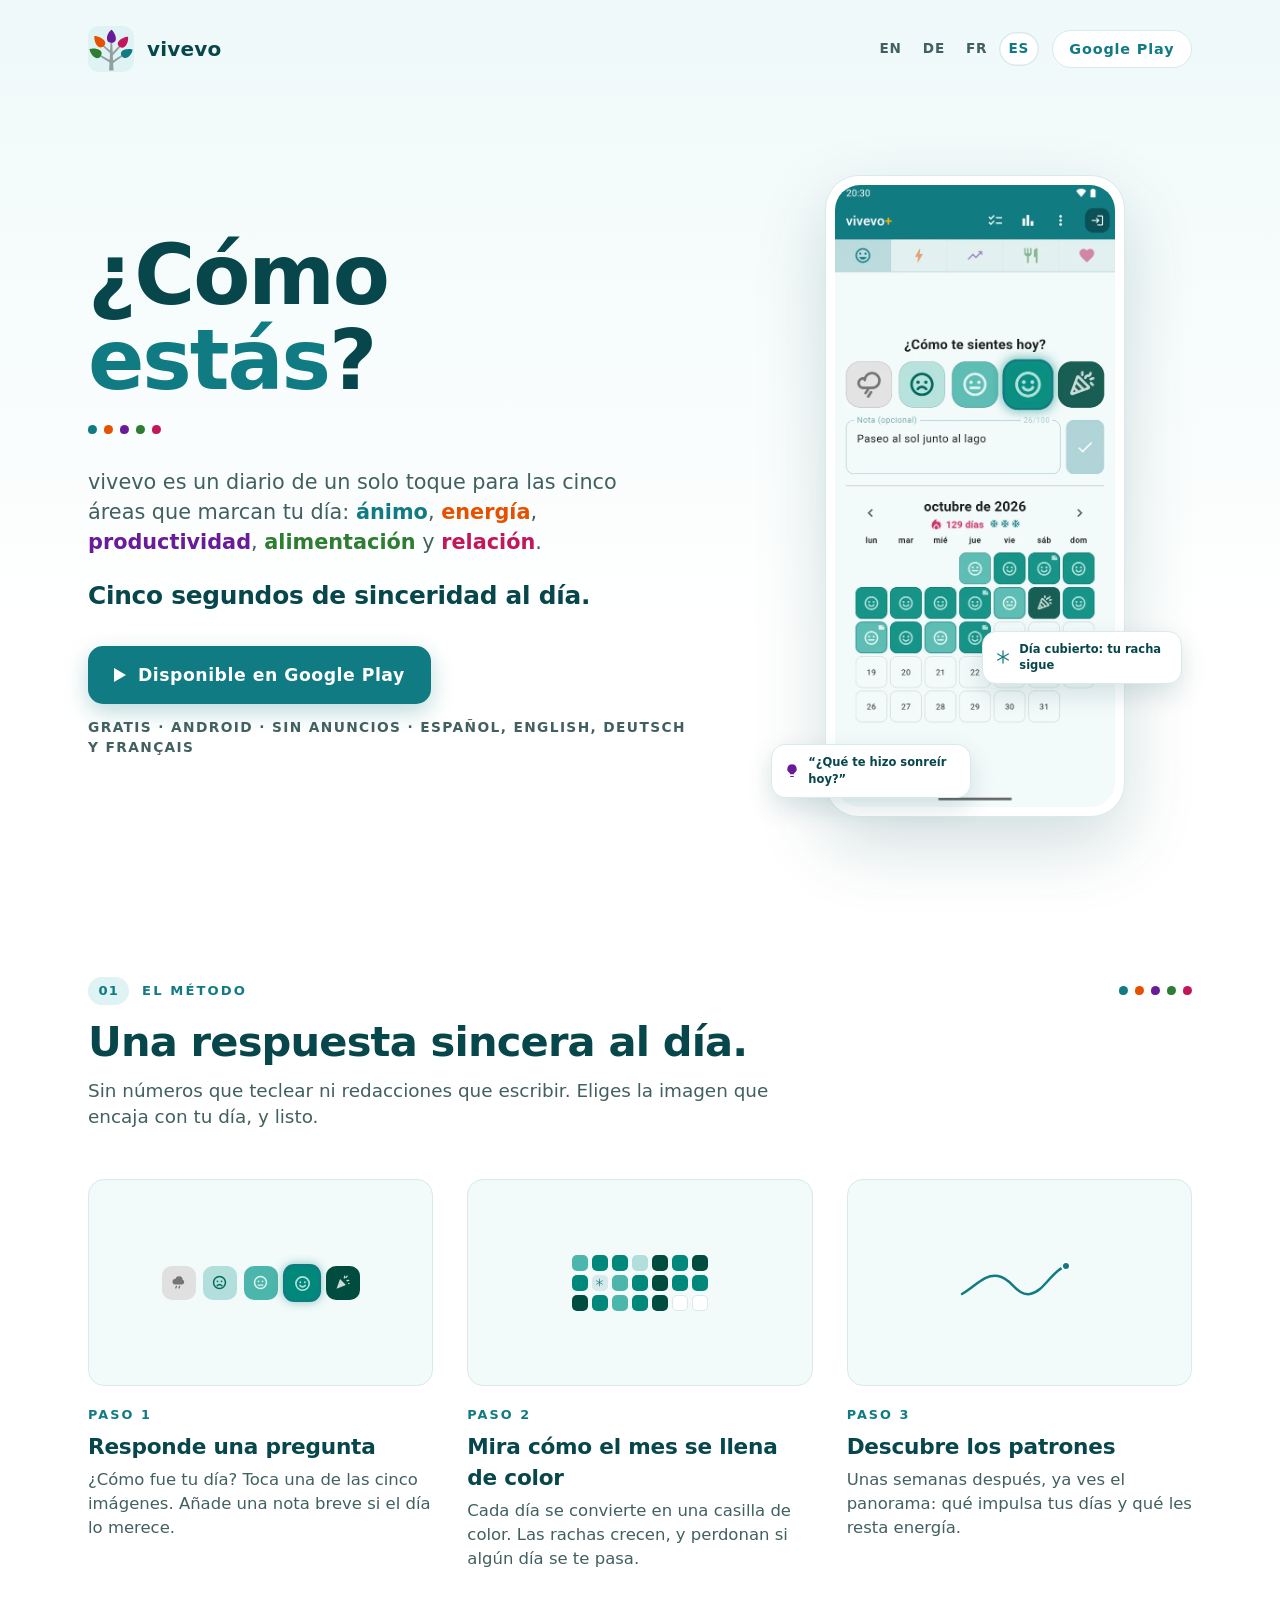
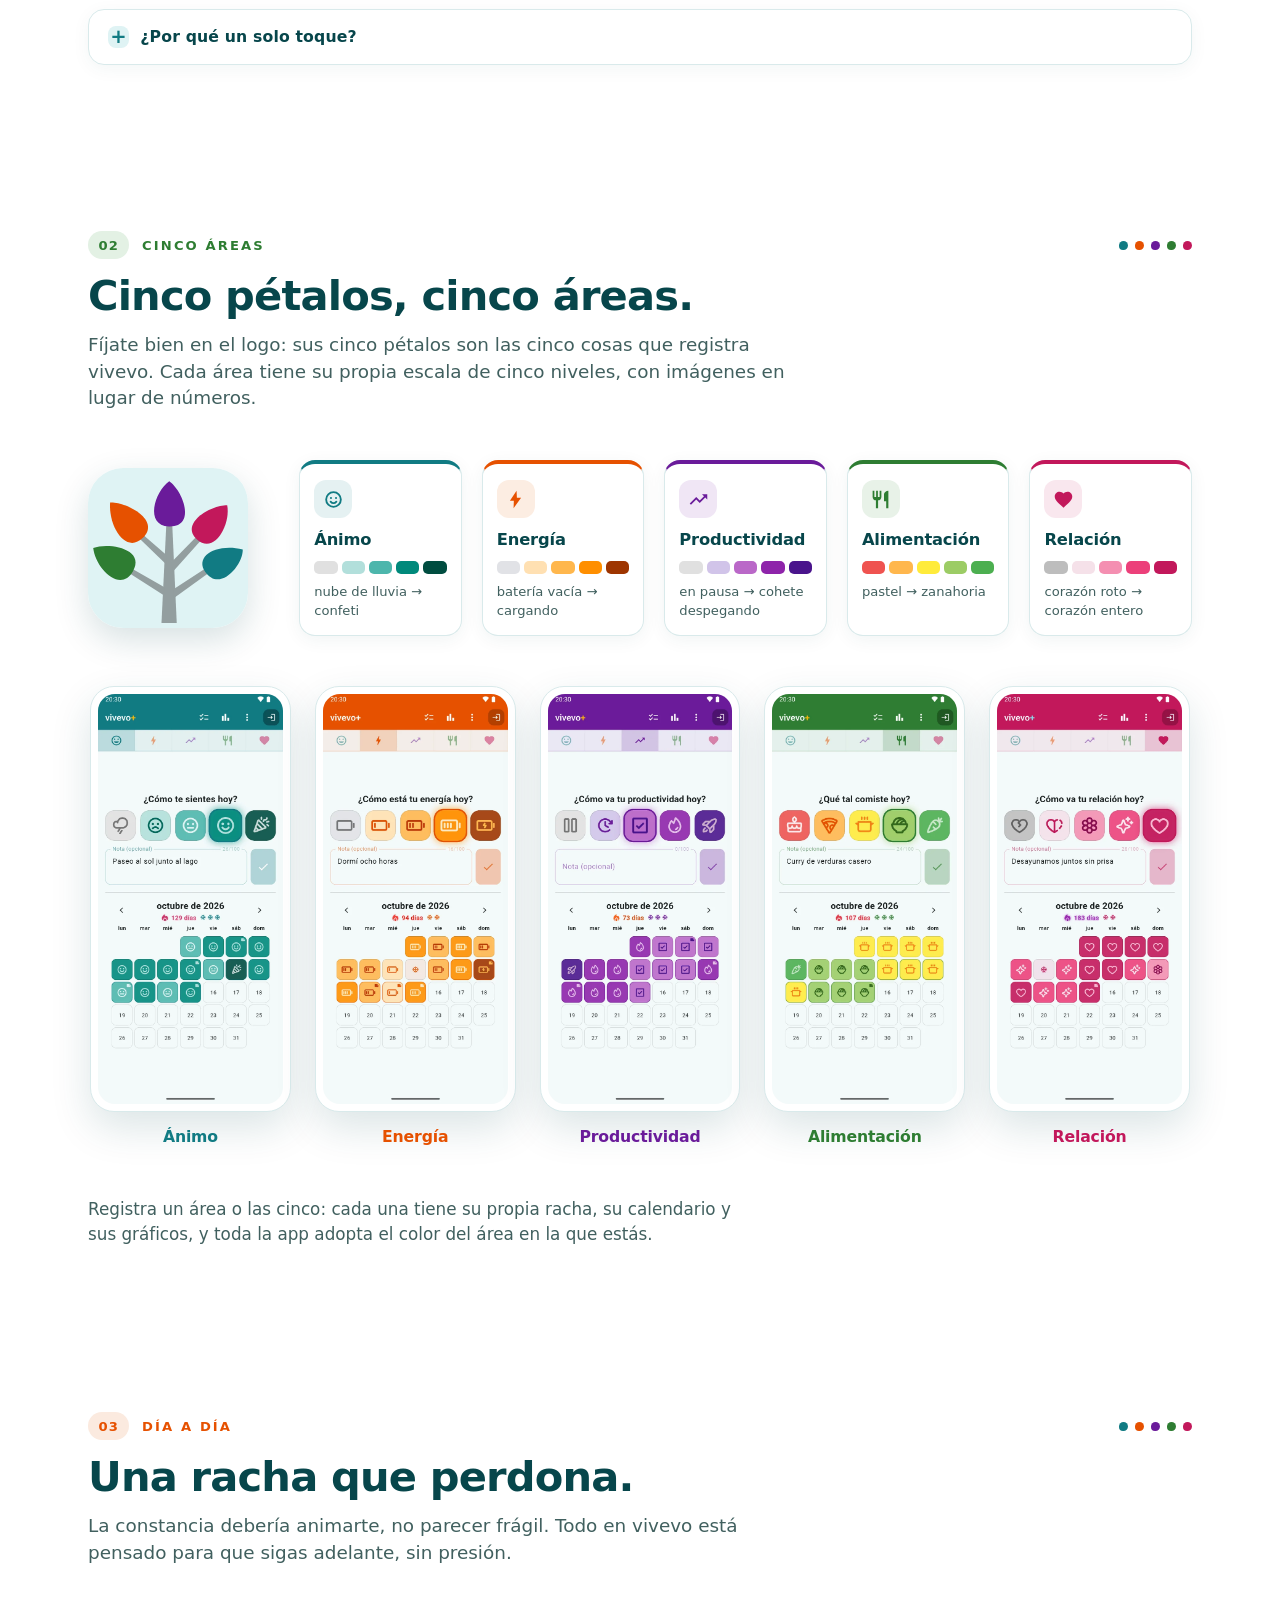
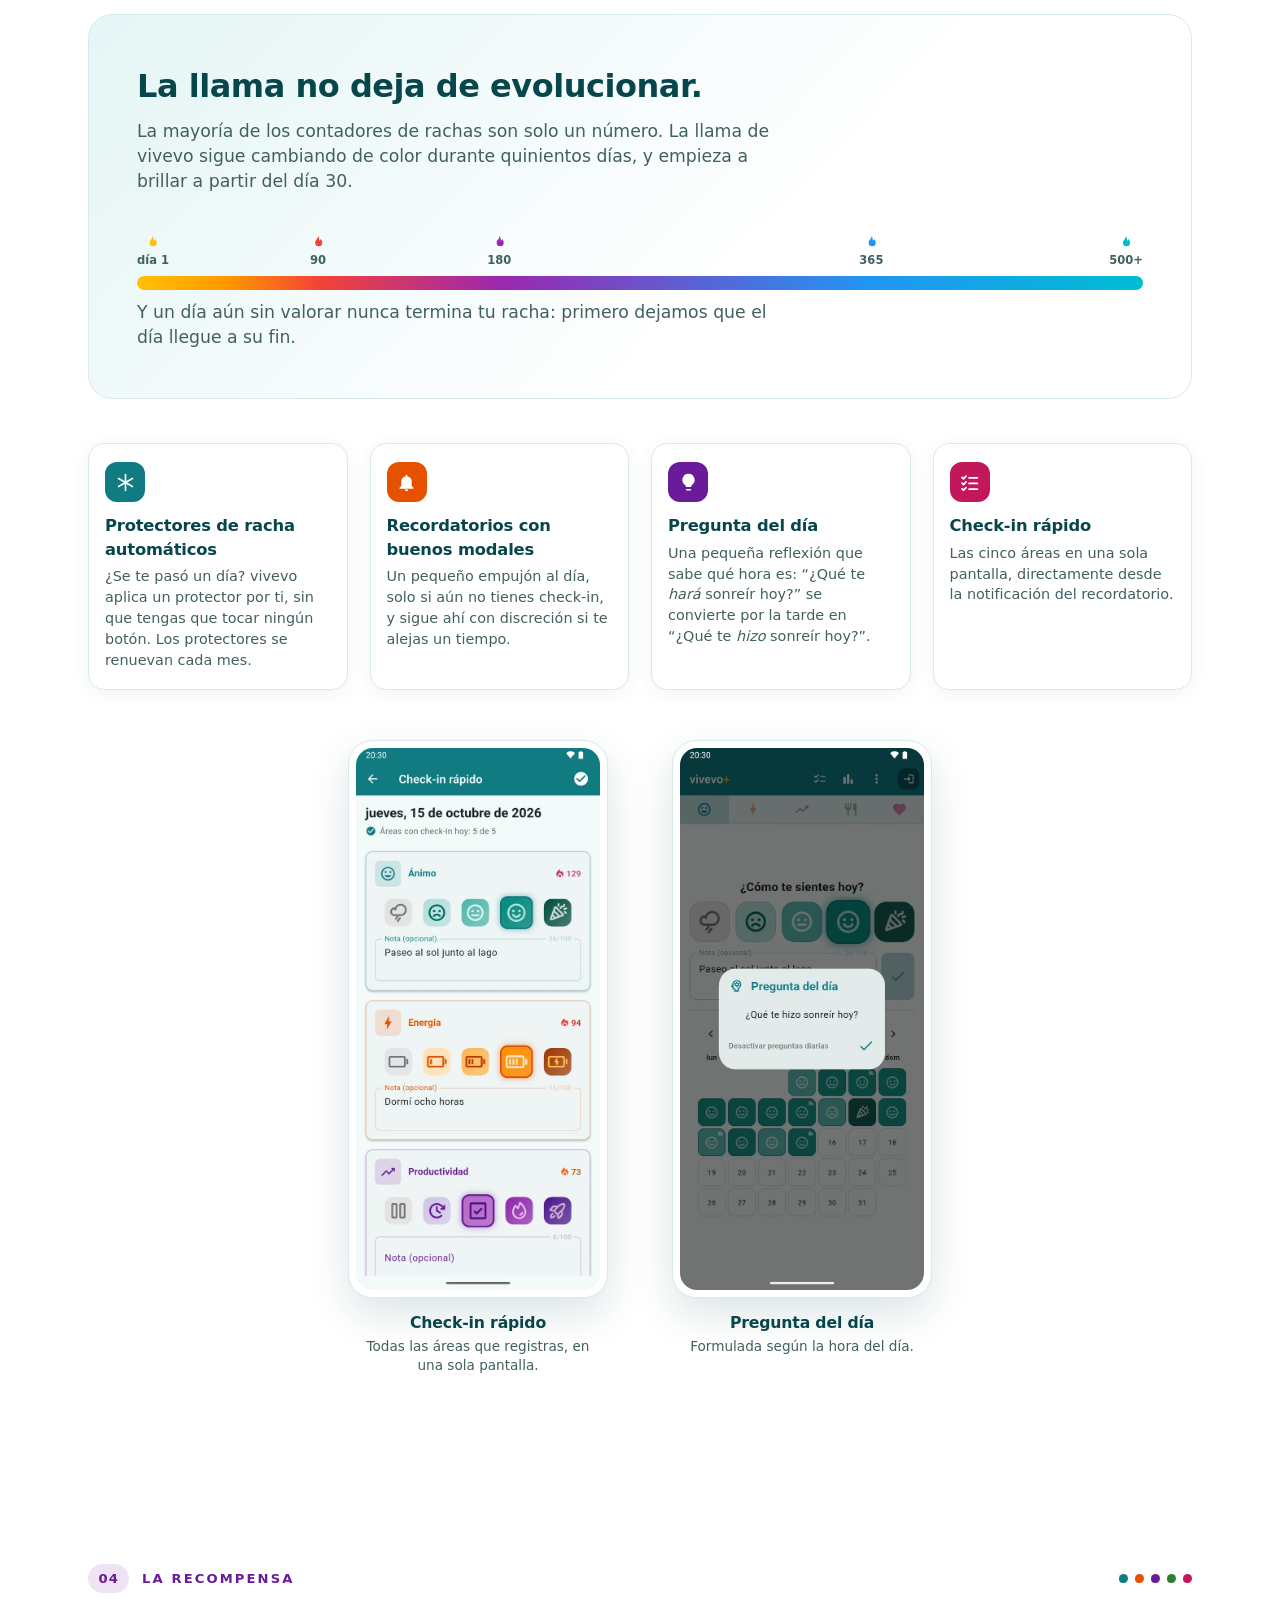
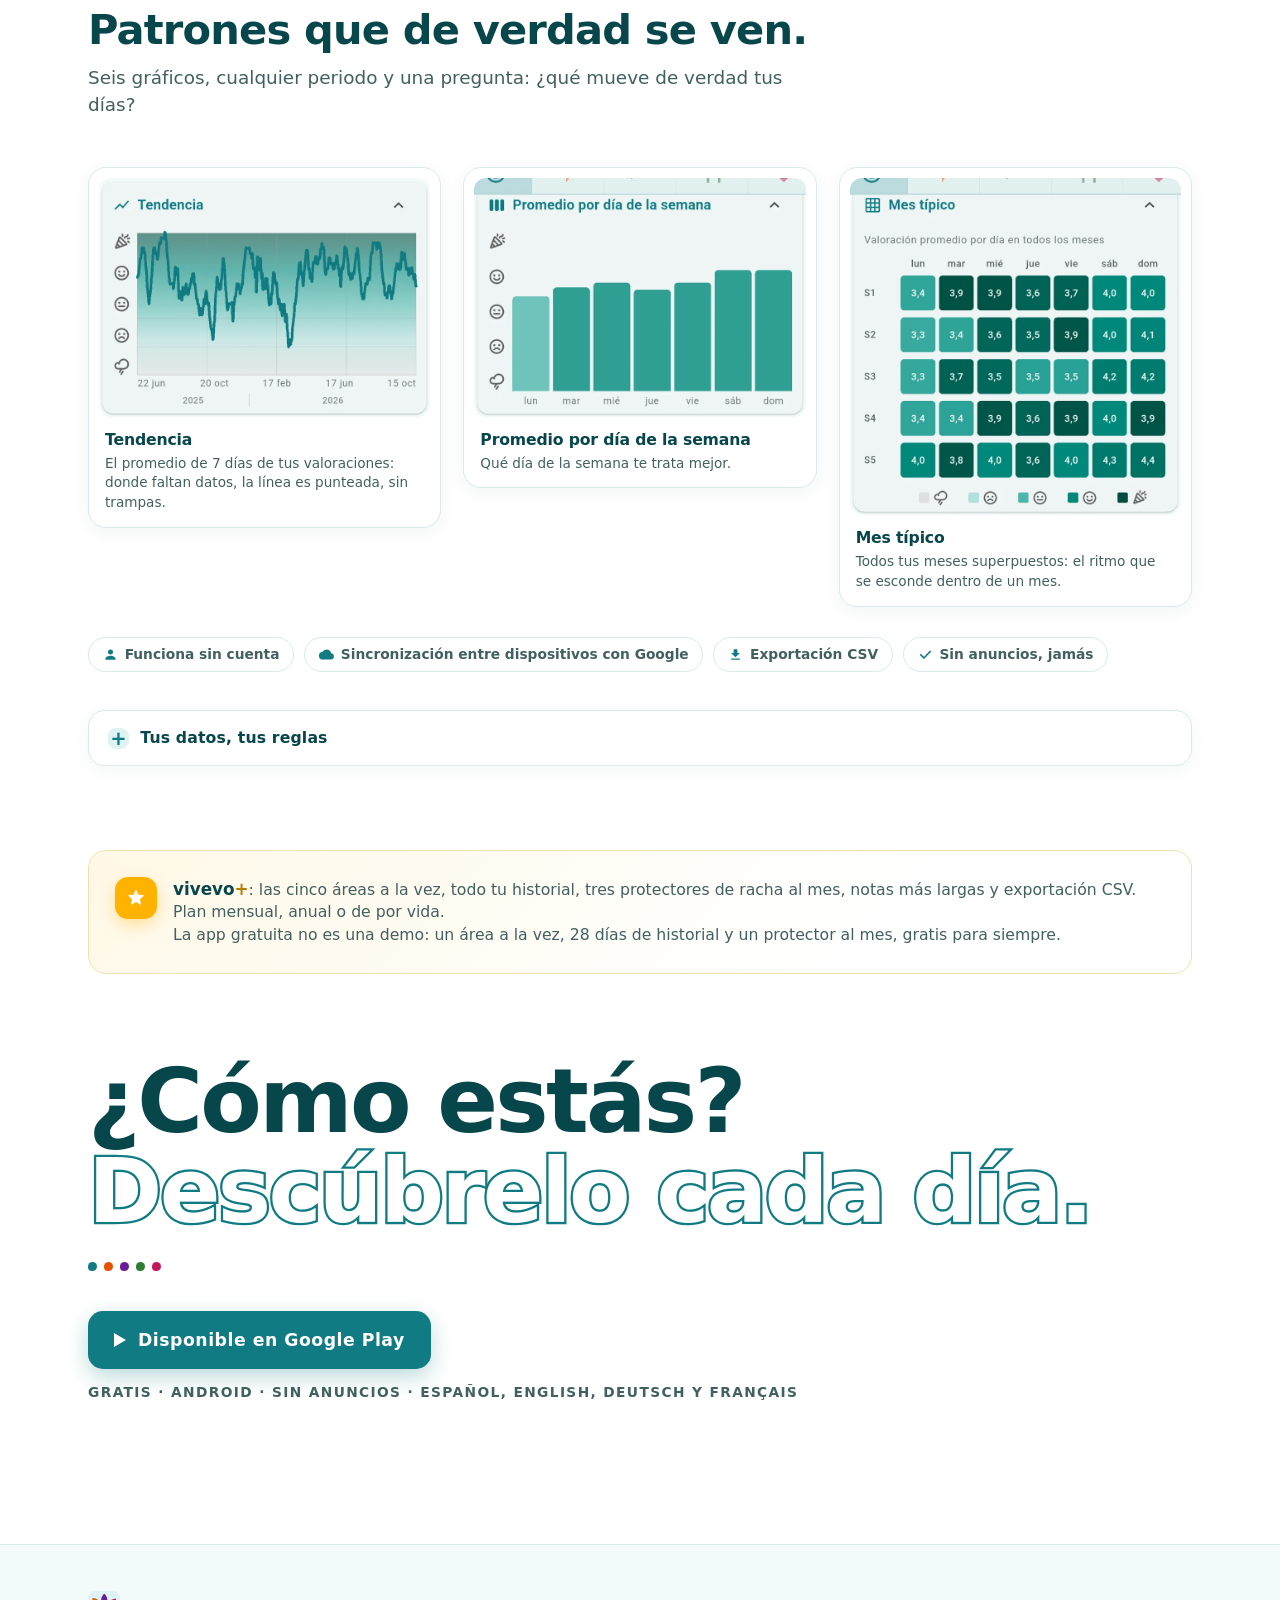
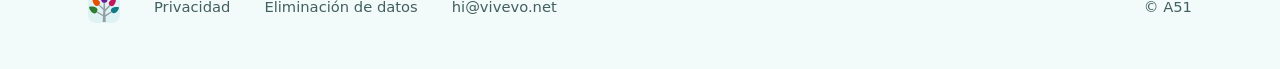
<file: es/index.html>
<!DOCTYPE html>
<html lang="es">
<head>
<meta charset="utf-8">
<meta name="viewport" content="width=device-width, initial-scale=1">
<title>vivevo: ¿cómo estás?</title>
<meta name="description" content="vivevo es un diario de un solo toque para tu estado de ánimo, tu energía, tu productividad, tu alimentación y tu relación. Cinco segundos de sinceridad al día, una racha que perdona y patrones que de verdad se ven. Gratis para Android.">
<meta name="theme-color" content="#117B83">
<meta property="og:title" content="vivevo: ¿cómo estás?">
<meta property="og:description" content="Un diario de un solo toque para las cinco áreas que marcan tu día. Cinco segundos de sinceridad, una vez al día.">
<meta property="og:type" content="website">
<meta property="og:url" content="https://vivevo.net/es/">
<meta property="og:locale" content="es_ES">
<meta property="og:locale:alternate" content="en_US">
<meta property="og:locale:alternate" content="de_DE">
<meta property="og:locale:alternate" content="fr_FR">
<meta property="og:image" content="https://vivevo.net/og-es.png">
<meta property="og:image:width" content="1200">
<meta property="og:image:height" content="630">
<meta name="twitter:card" content="summary_large_image">
<link rel="icon" type="image/svg+xml" href="../vivevo.svg">
<link rel="canonical" href="https://vivevo.net/es/">
<link rel="alternate" hreflang="en" href="https://vivevo.net/">
<link rel="alternate" hreflang="de" href="https://vivevo.net/de/">
<link rel="alternate" hreflang="fr" href="https://vivevo.net/fr/">
<link rel="alternate" hreflang="es" href="https://vivevo.net/es/">
<link rel="alternate" hreflang="x-default" href="https://vivevo.net/">
<link rel="stylesheet" href="../site.css">
</head>
<body>

<svg width="0" height="0" style="position:absolute" aria-hidden="true"><defs>
<symbol id="i-rain" viewBox="0 0 24 24"><path fill="currentColor" d="M7.2 14.9a4.2 4.2 0 0 1 .5-8.36A5.3 5.3 0 0 1 17.9 8a3.65 3.65 0 0 1-.6 6.9z"/><g stroke="currentColor" stroke-width="1.9" stroke-linecap="round" fill="none"><path d="M9.1 17.4l-.85 2.3"/><path d="M13.6 17.4l-.85 2.3"/></g></symbol>
<symbol id="i-sad" viewBox="0 0 24 24"><circle cx="12" cy="12" r="8.4" fill="none" stroke="currentColor" stroke-width="2.1"/><circle cx="9.1" cy="10.3" r="1.2" fill="currentColor"/><circle cx="14.9" cy="10.3" r="1.2" fill="currentColor"/><path d="M8.7 16.5c2-2.4 4.6-2.4 6.6 0" fill="none" stroke="currentColor" stroke-width="2.1" stroke-linecap="round"/></symbol>
<symbol id="i-meh" viewBox="0 0 24 24"><circle cx="12" cy="12" r="8.4" fill="none" stroke="currentColor" stroke-width="2.1"/><circle cx="9.1" cy="10.3" r="1.2" fill="currentColor"/><circle cx="14.9" cy="10.3" r="1.2" fill="currentColor"/><path d="M8.8 15.7h6.4" stroke="currentColor" stroke-width="2.1" stroke-linecap="round"/></symbol>
<symbol id="i-smile" viewBox="0 0 24 24"><circle cx="12" cy="12" r="8.4" fill="none" stroke="currentColor" stroke-width="2.1"/><circle cx="9.1" cy="10.3" r="1.2" fill="currentColor"/><circle cx="14.9" cy="10.3" r="1.2" fill="currentColor"/><path d="M8.7 14.4c2 2.4 4.6 2.4 6.6 0" fill="none" stroke="currentColor" stroke-width="2.1" stroke-linecap="round"/></symbol>
<symbol id="i-confetti" viewBox="0 0 24 24"><path fill="currentColor" d="M3.6 20.9 8.5 7.2l8.3 8.3z"/><g stroke="currentColor" stroke-width="1.8" stroke-linecap="round" fill="none"><path d="M14.6 5.5l.5-2.4"/><path d="M18.4 9.4l2.4-.5"/><path d="M16.8 4.9l1.9-1.9"/></g><circle cx="21" cy="13.4" r="1.1" fill="currentColor"/></symbol>
<symbol id="i-flame" viewBox="0 0 24 24"><path fill="currentColor" d="M12 2.3c.9 4-4 5.7-4 10a5 5 0 0 0 10 0c0-2.1-1-3.9-2.2-5.3-.3 1.1-1 2-2 2.4 0-2.7-.3-5.2-1.8-7.1z"/></symbol>
<symbol id="i-snow" viewBox="0 0 24 24"><g stroke="currentColor" stroke-width="1.9" stroke-linecap="round"><path d="M12 2.9v18.2"/><path d="M4.1 7.4l15.8 9.2"/><path d="M19.9 7.4L4.1 16.6"/></g></symbol>
<symbol id="i-bolt" viewBox="0 0 24 24"><path fill="currentColor" d="M13.2 2 5.6 13.4h4.5L9.8 22l8.6-11.9h-4.8z"/></symbol>
<symbol id="i-trend" viewBox="0 0 24 24"><path fill="currentColor" d="M16 6l2.29 2.29-4.88 4.88-4-4L2 16.59 3.41 18l6-6 4 4 6.3-6.29L22 12V6z"/></symbol>
<symbol id="i-food" viewBox="0 0 24 24"><path fill="currentColor" d="M11 9H9V2H7v7H5V2H3v7c0 2.12 1.66 3.84 3.75 3.97V22h2.5v-9.03C11.34 12.84 13 11.12 13 9V2h-2v7zm5-3v8h2.5v8H21V2c-2.76 0-5 2.24-5 4z"/></symbol>
<symbol id="i-heart" viewBox="0 0 24 24"><path fill="currentColor" d="M12 21.35l-1.45-1.32C5.4 15.36 2 12.28 2 8.5 2 5.42 4.42 3 7.5 3c1.74 0 3.41.81 4.5 2.09C13.09 3.81 14.76 3 16.5 3 19.58 3 22 5.42 22 8.5c0 3.78-3.4 6.86-8.55 11.54L12 21.35z"/></symbol>
<symbol id="i-check" viewBox="0 0 24 24"><path d="M4.5 12.6l5 5L19.5 7.2" fill="none" stroke="currentColor" stroke-width="2.7" stroke-linecap="round" stroke-linejoin="round"/></symbol>
<symbol id="i-list" viewBox="0 0 24 24"><g stroke="currentColor" stroke-width="2" stroke-linecap="round" stroke-linejoin="round" fill="none"><path d="M3.5 6.2l1.6 1.6 3-3"/><path d="M3.5 12.7l1.6 1.6 3-3"/><path d="M3.5 19.2l1.6 1.6 3-3"/><path d="M11.5 6.6H21"/><path d="M11.5 13.1H21"/><path d="M11.5 19.6H21"/></g></symbol>
<symbol id="i-bell" viewBox="0 0 24 24"><path fill="currentColor" d="M12 22a2 2 0 0 0 2-2h-4a2 2 0 0 0 2 2zm6-6v-5a6 6 0 0 0-5-5.91V4a1 1 0 1 0-2 0v1.09A6 6 0 0 0 6 11v5l-2 2v1h16v-1l-2-2z"/></symbol>
<symbol id="i-bulb" viewBox="0 0 24 24"><path fill="currentColor" d="M9.3 21h5.4v-1.6H9.3zM12 2a7 7 0 0 0-4 12.74c.63.44 1 1.16 1 1.93v.33h6v-.33c0-.77.37-1.49 1-1.93A7 7 0 0 0 12 2z"/></symbol>
<symbol id="i-star" viewBox="0 0 24 24"><path fill="currentColor" d="M12 2.6l2.7 5.8 6.3.7-4.7 4.3 1.3 6.2-5.6-3.2-5.6 3.2 1.3-6.2L3 9.1l6.3-.7z"/></symbol>
<symbol id="i-download" viewBox="0 0 24 24"><path fill="currentColor" d="M19 9.5h-4v-6H9v6H5l7 7zM5 18.5v2h14v-2z"/></symbol>
<symbol id="i-user" viewBox="0 0 24 24"><path fill="currentColor" d="M12 12a4 4 0 1 0-4-4 4 4 0 0 0 4 4zm0 2c-3.3 0-8 1.7-8 5v1.5h16V19c0-3.3-4.7-5-8-5z"/></symbol>
<symbol id="i-cloudsync" viewBox="0 0 24 24"><path fill="currentColor" d="M19.35 10.04A7.49 7.49 0 0 0 12 4 7.49 7.49 0 0 0 5.35 8.04 5.994 5.994 0 0 0 6 20h13a5 5 0 0 0 .35-9.96z"/></symbol>
</defs></svg>

<header class="wrap top">
  <img src="../vivevo.svg" alt="" width="46" height="46">
  <span class="name">vivevo</span>
  <nav class="langs" aria-label="Idioma">
    <a href="../index.html" hreflang="en" lang="en" title="English" aria-label="English">EN</a>
    <a href="../de/index.html" hreflang="de" lang="de" title="Deutsch" aria-label="Deutsch">DE</a>
    <a href="../fr/index.html" hreflang="fr" lang="fr" title="Français" aria-label="Français">FR</a>
    <a href="index.html" hreflang="es" lang="es" title="Español" aria-label="Español" aria-current="page">ES</a>
  </nav>
  <a class="toplink" href="https://play.google.com/store/apps/details?id=io.a51.vivevo&amp;hl=es">Google&nbsp;Play</a>
</header>

<main>

  <section class="wrap hero" aria-label="Introducción">
    <div>
      <h1>¿Cómo <em>estás</em>?</h1>
      <span class="petals" aria-hidden="true"><i></i><i></i><i></i><i></i><i></i></span>
      <p class="tag">vivevo es un diario de un solo toque para las cinco áreas que marcan tu día:
        <b class="w-mood">ánimo</b>, <b class="w-energy">energía</b>, <b class="w-prod">productividad</b>,
        <b class="w-diet">alimentación</b> y <b class="w-rel">relación</b>.</p>
      <p class="pitch">Cinco segundos de sinceridad al día.</p>
      <a class="play" href="https://play.google.com/store/apps/details?id=io.a51.vivevo&amp;hl=es"><span class="tri" aria-hidden="true"></span>Disponible en Google&nbsp;Play</a>
      <p class="free">Gratis &middot; Android &middot; Sin anuncios &middot; Español, English, Deutsch y Français</p>
    </div>

    <figure class="hero-art">
      <div class="phone">
        <img src="../shots/es/home_mood.webp" width="600" height="1333" fetchpriority="high"
          alt="La pantalla de inicio de vivevo: la pregunta “¿Cómo te sientes hoy?” sobre cinco casillas de valoración, de la nube de lluvia al confeti; la nota de hoy, “Paseo al sol junto al lago”, y un calendario de octubre con casillas de colores para cada día, bajo una racha de 129 días.">
      </div>
      <span class="fcard f-qotd" aria-hidden="true"><svg class="ic"><use href="#i-bulb"/></svg>“¿Qué te hizo sonreír hoy?”</span>
      <span class="fcard f-frozen" aria-hidden="true"><svg class="ic"><use href="#i-snow"/></svg>Día cubierto: tu racha sigue</span>
    </figure>
  </section>

  <section class="wrap" aria-labelledby="k-method">
    <div class="sechead">
      <div class="kick"><span class="knum">01</span><span class="klab" id="k-method">El método</span><span class="petals" aria-hidden="true"><i></i><i></i><i></i><i></i><i></i></span></div>
      <h2>Una respuesta sincera al día.</h2>
      <p class="lead">Sin números que teclear ni redacciones que escribir. Eliges la imagen que encaja con tu día, y listo.</p>
    </div>
    <ol class="steps">
      <li class="step">
        <div class="art" aria-hidden="true">
          <div class="mini-rate">
            <b class="r1"><svg class="ic"><use href="#i-rain"/></svg></b>
            <b class="r2"><svg class="ic"><use href="#i-sad"/></svg></b>
            <b class="r3"><svg class="ic"><use href="#i-meh"/></svg></b>
            <b class="r4 sel"><svg class="ic"><use href="#i-smile"/></svg></b>
            <b class="r5"><svg class="ic"><use href="#i-confetti"/></svg></b>
          </div>
        </div>
        <div>
          <span class="num">PASO 1</span>
          <h3>Responde una pregunta</h3>
          <p>¿Cómo fue tu día? Toca una de las cinco imágenes. Añade una nota breve si el día lo merece.</p>
        </div>
      </li>
      <li class="step">
        <div class="art" aria-hidden="true">
          <div class="mini-month">
            <i class="r3"></i><i class="r4"></i><i class="r4"></i><i class="r2"></i><i class="r5"></i><i class="r4"></i><i class="r5"></i>
            <i class="r4"></i><i class="mm-f"><svg class="ic"><use href="#i-snow"/></svg></i><i class="r3"></i><i class="r4"></i><i class="r5"></i><i class="r4"></i><i class="r4"></i>
            <i class="r5"></i><i class="r4"></i><i class="r3"></i><i class="r4"></i><i class="r5"></i><i class="mm-e"></i><i class="mm-e"></i>
          </div>
        </div>
        <div>
          <span class="num">PASO 2</span>
          <h3>Mira cómo el mes se llena de color</h3>
          <p>Cada día se convierte en una casilla de color. Las rachas crecen, y perdonan si algún día se te pasa.</p>
        </div>
      </li>
      <li class="step">
        <div class="art" aria-hidden="true">
          <svg class="mini-trend" width="130" height="70" viewBox="0 0 130 70">
            <path d="M8 46 C22 38,30 26,44 28 C58 30,62 48,76 46 C90 44,98 22,112 18" fill="none" stroke="#117B83" stroke-width="2.5" stroke-linecap="round"/>
            <circle cx="112" cy="18" r="4" fill="#117B83" stroke="#fff" stroke-width="2"/>
          </svg>
        </div>
        <div>
          <span class="num">PASO 3</span>
          <h3>Descubre los patrones</h3>
          <p>Unas semanas después, ya ves el panorama: qué impulsa tus días y qué les resta energía.</p>
        </div>
      </li>
    </ol>
    <details>
      <summary>¿Por qué un solo toque?</summary>
      <div class="dbody">
        <p>Porque lo difícil es el hábito. Un check-in de cinco segundos resiste semanas ajetreadas, días de enfermedad y vacaciones, y una valoración sincera cada día vale más que una entrada detallada una vez al mes. Los patrones solo aparecen cuando los datos siguen llegando.</p>
        <p>Cuando tienes más que contar, para eso está la nota. Cuando no, un toque es una entrada completa.</p>
      </div>
    </details>
  </section>

  <section class="wrap" aria-labelledby="k-areas">
    <div class="sechead">
      <div class="kick k-diet"><span class="knum">02</span><span class="klab" id="k-areas">Cinco áreas</span><span class="petals" aria-hidden="true"><i></i><i></i><i></i><i></i><i></i></span></div>
      <h2>Cinco pétalos, cinco áreas.</h2>
      <p class="lead">Fíjate bien en el logo: sus cinco pétalos son las cinco cosas que registra vivevo. Cada área tiene su propia escala de cinco niveles, con imágenes en lugar de números.</p>
    </div>
    <div class="areas-flex">
      <img class="arealogo" src="../vivevo.svg" alt="El logo de vivevo: una planta estilizada cuyos cinco pétalos llevan los colores de las cinco áreas.">
      <ul class="areas">
        <li class="area" style="--c:#117B83;--tint:#E5F1F2">
          <span class="achip" aria-hidden="true"><svg class="ic"><use href="#i-smile"/></svg></span>
          <h3>Ánimo</h3>
          <div class="scale" aria-hidden="true"><i style="background:#E0E0E0"></i><i style="background:#B2DFDB"></i><i style="background:#4DB6AC"></i><i style="background:#00897B"></i><i style="background:#004D40"></i></div>
          <p>nube de lluvia → confeti</p>
        </li>
        <li class="area" style="--c:#E65100;--tint:#FCEDE2">
          <span class="achip" aria-hidden="true"><svg class="ic"><use href="#i-bolt"/></svg></span>
          <h3>Energía</h3>
          <div class="scale" aria-hidden="true"><i style="background:#E1E2E6"></i><i style="background:#FFE0B2"></i><i style="background:#FFB74D"></i><i style="background:#FF8F00"></i><i style="background:#9E3500"></i></div>
          <p>batería vacía → cargando</p>
        </li>
        <li class="area" style="--c:#6A1B9A;--tint:#F0E6F5">
          <span class="achip" aria-hidden="true"><svg class="ic"><use href="#i-trend"/></svg></span>
          <h3>Productividad</h3>
          <div class="scale" aria-hidden="true"><i style="background:#E0E0E0"></i><i style="background:#D1C4E9"></i><i style="background:#BA68C8"></i><i style="background:#8E24AA"></i><i style="background:#4A148C"></i></div>
          <p>en pausa → cohete despegando</p>
        </li>
        <li class="area" style="--c:#2E7D32;--tint:#E8F2E8">
          <span class="achip" aria-hidden="true"><svg class="ic"><use href="#i-food"/></svg></span>
          <h3>Alimentación</h3>
          <div class="scale" aria-hidden="true"><i style="background:#EF5350"></i><i style="background:#FFB74D"></i><i style="background:#FFEB3B"></i><i style="background:#9CCC65"></i><i style="background:#4CAF50"></i></div>
          <p>pastel → zanahoria</p>
        </li>
        <li class="area" style="--c:#C2185B;--tint:#F9E7EE">
          <span class="achip" aria-hidden="true"><svg class="ic"><use href="#i-heart"/></svg></span>
          <h3>Relación</h3>
          <div class="scale" aria-hidden="true"><i style="background:#BDBDBD"></i><i style="background:#F5E1E9"></i><i style="background:#F48FB1"></i><i style="background:#EC407A"></i><i style="background:#C2185B"></i></div>
          <p>corazón roto → corazón entero</p>
        </li>
      </ul>
    </div>
    <ul class="shots" aria-label="La pantalla de inicio en los colores de cada área">
      <li><figure style="--c:#117B83"><div class="phone"><img src="../shots/es/home_mood.webp" width="600" height="1333" loading="lazy" decoding="async"
        alt="Ánimo: un calendario turquesa lleno de sonrisas y confeti, con una racha de 129 días."></div><figcaption><b>Ánimo</b></figcaption></figure></li>
      <li><figure style="--c:#E65100"><div class="phone"><img src="../shots/es/home_energy.webp" width="600" height="1333" loading="lazy" decoding="async"
        alt="Energía: un calendario naranja de niveles de batería, con un día cubierto por un protector de racha."></div><figcaption><b>Energía</b></figcaption></figure></li>
      <li><figure style="--c:#6A1B9A"><div class="phone"><img src="../shots/es/home_productivity.webp" width="600" height="1333" loading="lazy" decoding="async"
        alt="Productividad: un calendario morado que va de la pausa al cohete despegando."></div><figcaption><b>Productividad</b></figcaption></figure></li>
      <li><figure style="--c:#2E7D32"><div class="phone"><img src="../shots/es/home_diet.webp" width="600" height="1333" loading="lazy" decoding="async"
        alt="Alimentación: un calendario en rojos, amarillos y verdes, del pastel a la zanahoria."></div><figcaption><b>Alimentación</b></figcaption></figure></li>
      <li><figure style="--c:#C2185B"><div class="phone"><img src="../shots/es/home_relationship.webp" width="600" height="1333" loading="lazy" decoding="async"
        alt="Relación: un calendario rosa lleno de corazones, con una racha de 183 días."></div><figcaption><b>Relación</b></figcaption></figure></li>
    </ul>
    <p class="areanote">Registra un área o las cinco: cada una tiene su propia racha, su calendario y sus gráficos, y toda la app adopta el color del área en la que estás.</p>
  </section>

  <section class="wrap" aria-labelledby="k-streak">
    <div class="sechead">
      <div class="kick k-energy"><span class="knum">03</span><span class="klab" id="k-streak">Día a día</span><span class="petals" aria-hidden="true"><i></i><i></i><i></i><i></i><i></i></span></div>
      <h2>Una racha que perdona.</h2>
      <p class="lead">La constancia debería animarte, no parecer frágil. Todo en vivevo está pensado para que sigas adelante, sin presión.</p>
    </div>
    <div class="band">
      <h3>La llama no deja de evolucionar.</h3>
      <p>La mayoría de los contadores de rachas son solo un número. La llama de vivevo sigue cambiando de color durante quinientos días, y empieza a brillar a partir del día 30.</p>
      <div class="ramp-wrap" role="img" aria-label="El recorrido de colores de la llama de la racha: amarilla el día 1, roja el día 90, morada el día 180, azul el día 365 y cian a partir del día 500.">
        <span class="rmark" style="left:0" aria-hidden="true"><svg class="ic" style="color:#FFC107"><use href="#i-flame"/></svg><span>día 1</span></span>
        <span class="rmark" style="left:18%" aria-hidden="true"><svg class="ic" style="color:#F44336"><use href="#i-flame"/></svg><span>90</span></span>
        <span class="rmark" style="left:36%" aria-hidden="true"><svg class="ic" style="color:#9C27B0"><use href="#i-flame"/></svg><span>180</span></span>
        <span class="rmark" style="left:73%" aria-hidden="true"><svg class="ic" style="color:#2196F3"><use href="#i-flame"/></svg><span>365</span></span>
        <span class="rmark" style="left:100%" aria-hidden="true"><svg class="ic" style="color:#00BCD4"><use href="#i-flame"/></svg><span>500+</span></span>
        <div class="ramp"></div>
      </div>
      <p class="ramp-cap">Y un día aún sin valorar nunca termina tu racha: primero dejamos que el día llegue a su fin.</p>
    </div>
    <ul class="tiles">
      <li>
        <span class="tchip t-teal" aria-hidden="true"><svg class="ic"><use href="#i-snow"/></svg></span>
        <h3>Protectores de racha automáticos</h3>
        <p>¿Se te pasó un día? vivevo aplica un protector por ti, sin que tengas que tocar ningún botón. Los protectores se renuevan cada mes.</p>
      </li>
      <li>
        <span class="tchip t-energy" aria-hidden="true"><svg class="ic"><use href="#i-bell"/></svg></span>
        <h3>Recordatorios con buenos modales</h3>
        <p>Un pequeño empujón al día, solo si aún no tienes check-in, y sigue ahí con discreción si te alejas un tiempo.</p>
      </li>
      <li>
        <span class="tchip t-prod" aria-hidden="true"><svg class="ic"><use href="#i-bulb"/></svg></span>
        <h3>Pregunta del día</h3>
        <p>Una pequeña reflexión que sabe qué hora es: “¿Qué te <em>hará</em> sonreír hoy?” se convierte por la tarde en “¿Qué te <em>hizo</em> sonreír hoy?”.</p>
      </li>
      <li>
        <span class="tchip t-rel" aria-hidden="true"><svg class="ic"><use href="#i-list"/></svg></span>
        <h3>Check-in rápido</h3>
        <p>Las cinco áreas en una sola pantalla, directamente desde la notificación del recordatorio.</p>
      </li>
    </ul>
    <ul class="shots two" aria-label="Dos pantallas más">
      <li><figure><div class="phone"><img src="../shots/es/checkin.webp" width="600" height="1333" loading="lazy" decoding="async"
        alt="Check-in rápido del jueves 15 de octubre de 2026: valoraciones de ánimo, energía y productividad, con notas como “Paseo al sol junto al lago”."></div>
        <figcaption><b>Check-in rápido</b><span>Todas las áreas que registras, en una sola pantalla.</span></figcaption></figure></li>
      <li><figure><div class="phone"><img src="../shots/es/question.webp" width="600" height="1333" loading="lazy" decoding="async"
        alt="La pregunta del día, “¿Qué te hizo sonreír hoy?”, sobre la pantalla de inicio."></div>
        <figcaption><b>Pregunta del día</b><span>Formulada según la hora del día.</span></figcaption></figure></li>
    </ul>
  </section>

  <section class="wrap" aria-labelledby="k-insight">
    <div class="sechead">
      <div class="kick k-prod"><span class="knum">04</span><span class="klab" id="k-insight">La recompensa</span><span class="petals" aria-hidden="true"><i></i><i></i><i></i><i></i><i></i></span></div>
      <h2>Patrones que de verdad se ven.</h2>
      <p class="lead">Seis gráficos, cualquier periodo y una pregunta: ¿qué mueve de verdad tus días?</p>
    </div>
    <div class="charts">
      <figure class="chart">
        <img src="../shots/es/chart_trend.webp" width="800" height="578" loading="lazy" decoding="async"
          alt="La tarjeta Tendencia: el promedio de 7 días de las valoraciones de ánimo, de junio de 2025 a octubre de 2026, sobre los cinco colores del ánimo.">
        <figcaption><b>Tendencia</b><span>El promedio de 7 días de tus valoraciones: donde faltan datos, la línea es punteada, sin trampas.</span></figcaption>
      </figure>
      <figure class="chart">
        <img src="../shots/es/chart_weekday.webp" width="800" height="578" loading="lazy" decoding="async"
          alt="La tarjeta Promedio por día de la semana: una barra por cada día; la del lunes es la más baja, y las del sábado y el domingo, las más altas.">
        <figcaption><b>Promedio por día de la semana</b><span>Qué día de la semana te trata mejor.</span></figcaption>
      </figure>
      <figure class="chart">
        <img src="../shots/es/chart_heatmap.webp" width="800" height="850" loading="lazy" decoding="async"
          alt="La tarjeta Mes típico: un mapa de calor de las valoraciones promedio, con cinco filas de semanas y siete columnas de días de la semana.">
        <figcaption><b>Mes típico</b><span>Todos tus meses superpuestos: el ritmo que se esconde dentro de un mes.</span></figcaption>
      </figure>
    </div>
    <div class="chips" aria-label="Más sobre tus datos">
      <span><svg class="ic"><use href="#i-user"/></svg>Funciona sin cuenta</span>
      <span><svg class="ic"><use href="#i-cloudsync"/></svg>Sincronización entre dispositivos con Google</span>
      <span><svg class="ic"><use href="#i-download"/></svg>Exportación CSV</span>
      <span><svg class="ic"><use href="#i-check"/></svg>Sin anuncios, jamás</span>
    </div>
    <details>
      <summary>Tus datos, tus reglas</summary>
      <div class="dbody">
        <p>vivevo funciona por completo sin cuenta: todo se queda en tu dispositivo, incluidas las rachas y los protectores. Inicia sesión con Google y se guarda una copia de seguridad de tus entradas, que se sincronizan en tiempo real entre tus dispositivos; los cambios hechos sin conexión esperan en cola y se combinan con seguridad.</p>
        <p>Tus datos siguen siendo tuyos: expórtalos todos en CSV o elimina tu cuenta y todos tus datos desde la propia app, cuando quieras.</p>
      </div>
    </details>
  </section>

  <section class="wrap" aria-label="vivevo plus" style="padding-block:0">
    <div class="plus">
      <span class="pchip" aria-hidden="true"><svg class="ic"><use href="#i-star"/></svg></span>
      <p><b class="pname">vivevo<em>+</em></b>: las cinco áreas a la vez, todo tu historial, tres protectores de racha al mes, notas más largas y exportación CSV. Plan mensual, anual o de por vida.<br>
      La app gratuita no es una demo: un área a la vez, 28 días de historial y un protector al mes, gratis para siempre.</p>
    </div>
  </section>

  <section class="wrap cta" aria-label="Descargar">
    <h2>¿Cómo estás?<br><span class="hollow">Descúbrelo cada&nbsp;día.</span></h2>
    <span class="petals" aria-hidden="true"><i></i><i></i><i></i><i></i><i></i></span><br>
    <a class="play" href="https://play.google.com/store/apps/details?id=io.a51.vivevo&amp;hl=es"><span class="tri" aria-hidden="true"></span>Disponible en Google&nbsp;Play</a>
    <p class="free">Gratis &middot; Android &middot; Sin anuncios &middot; Español, English, Deutsch y Français</p>
  </section>

</main>

<footer>
  <div class="wrap frow">
    <img src="../vivevo.svg" alt="Logo de vivevo" width="32" height="32">
    <a href="privacidad.html">Privacidad</a>
    <a href="eliminacion-datos.html">Eliminación de datos</a>
    <a href="mailto:hi@vivevo.net">hi@vivevo.net</a>
    <span class="copy">© <a href="https://a51.io">A51</a></span>
  </div>
</footer>

</body>
</html>
</file>
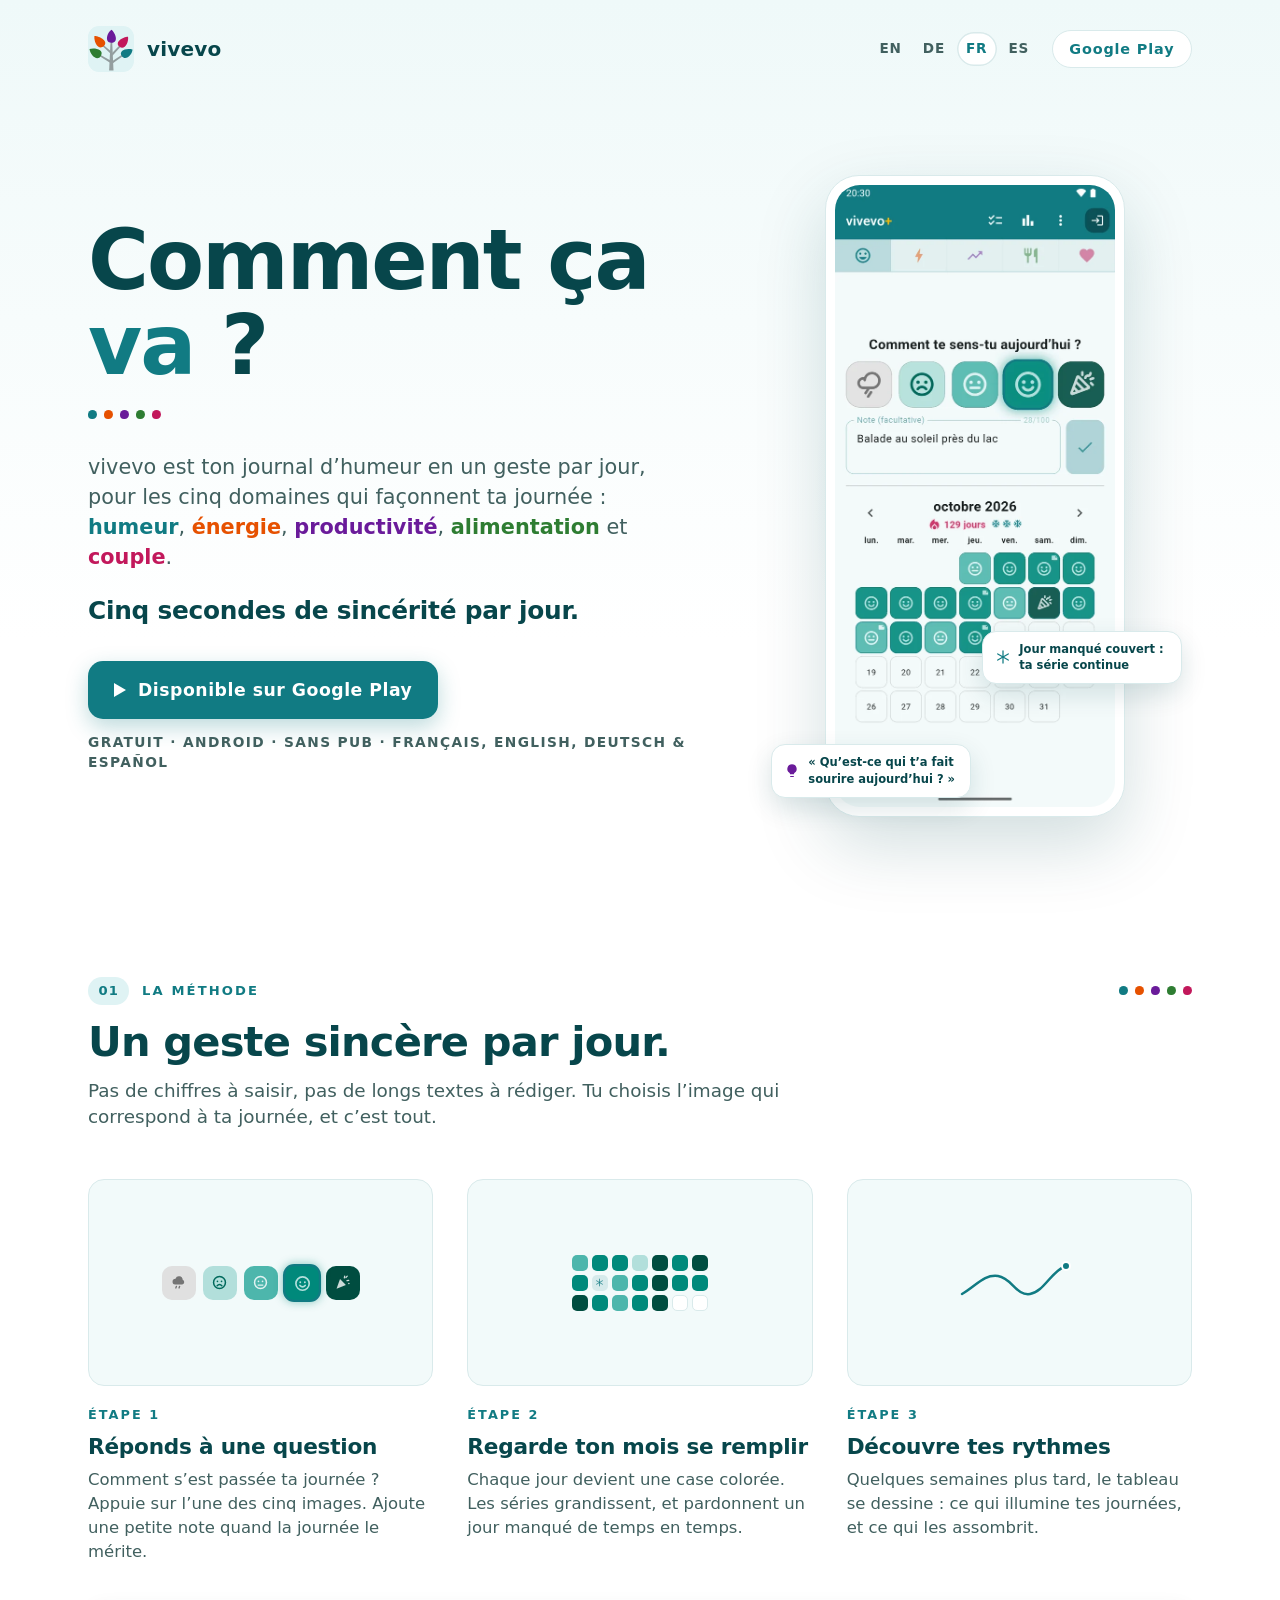
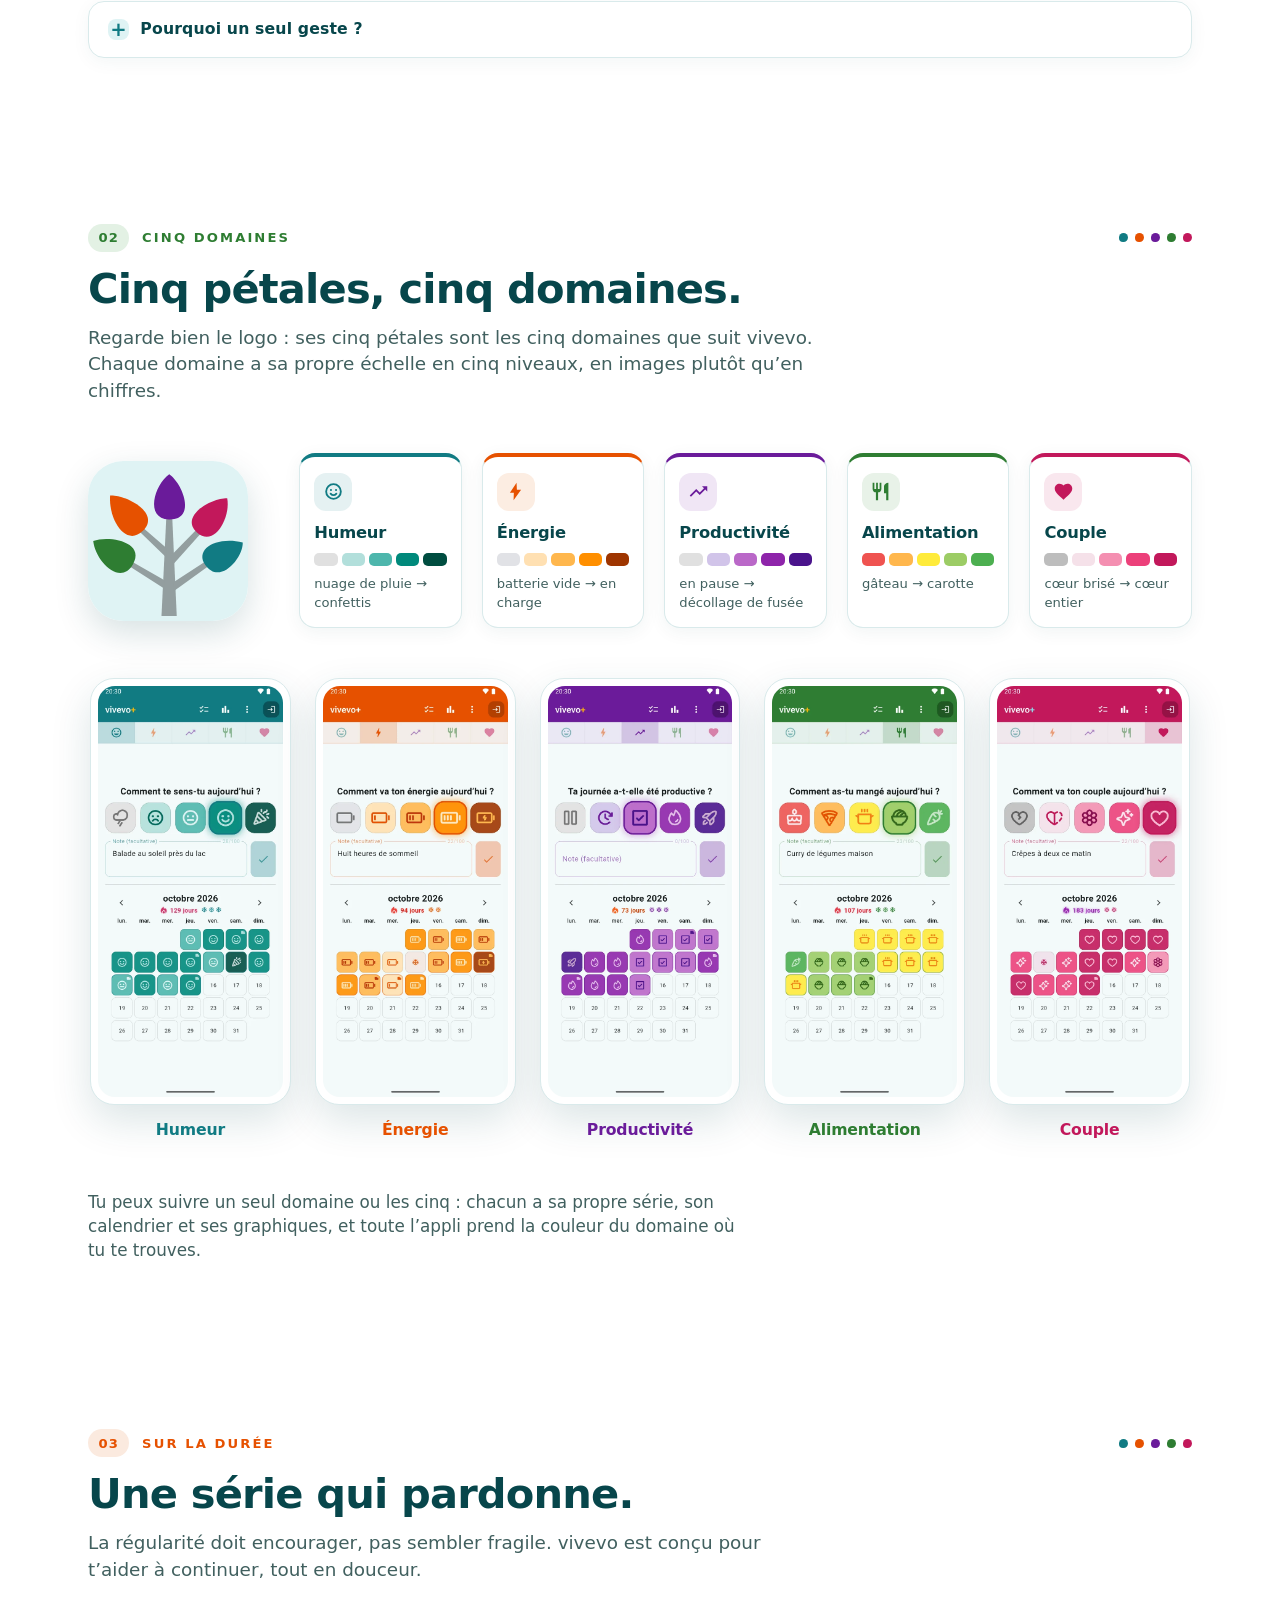
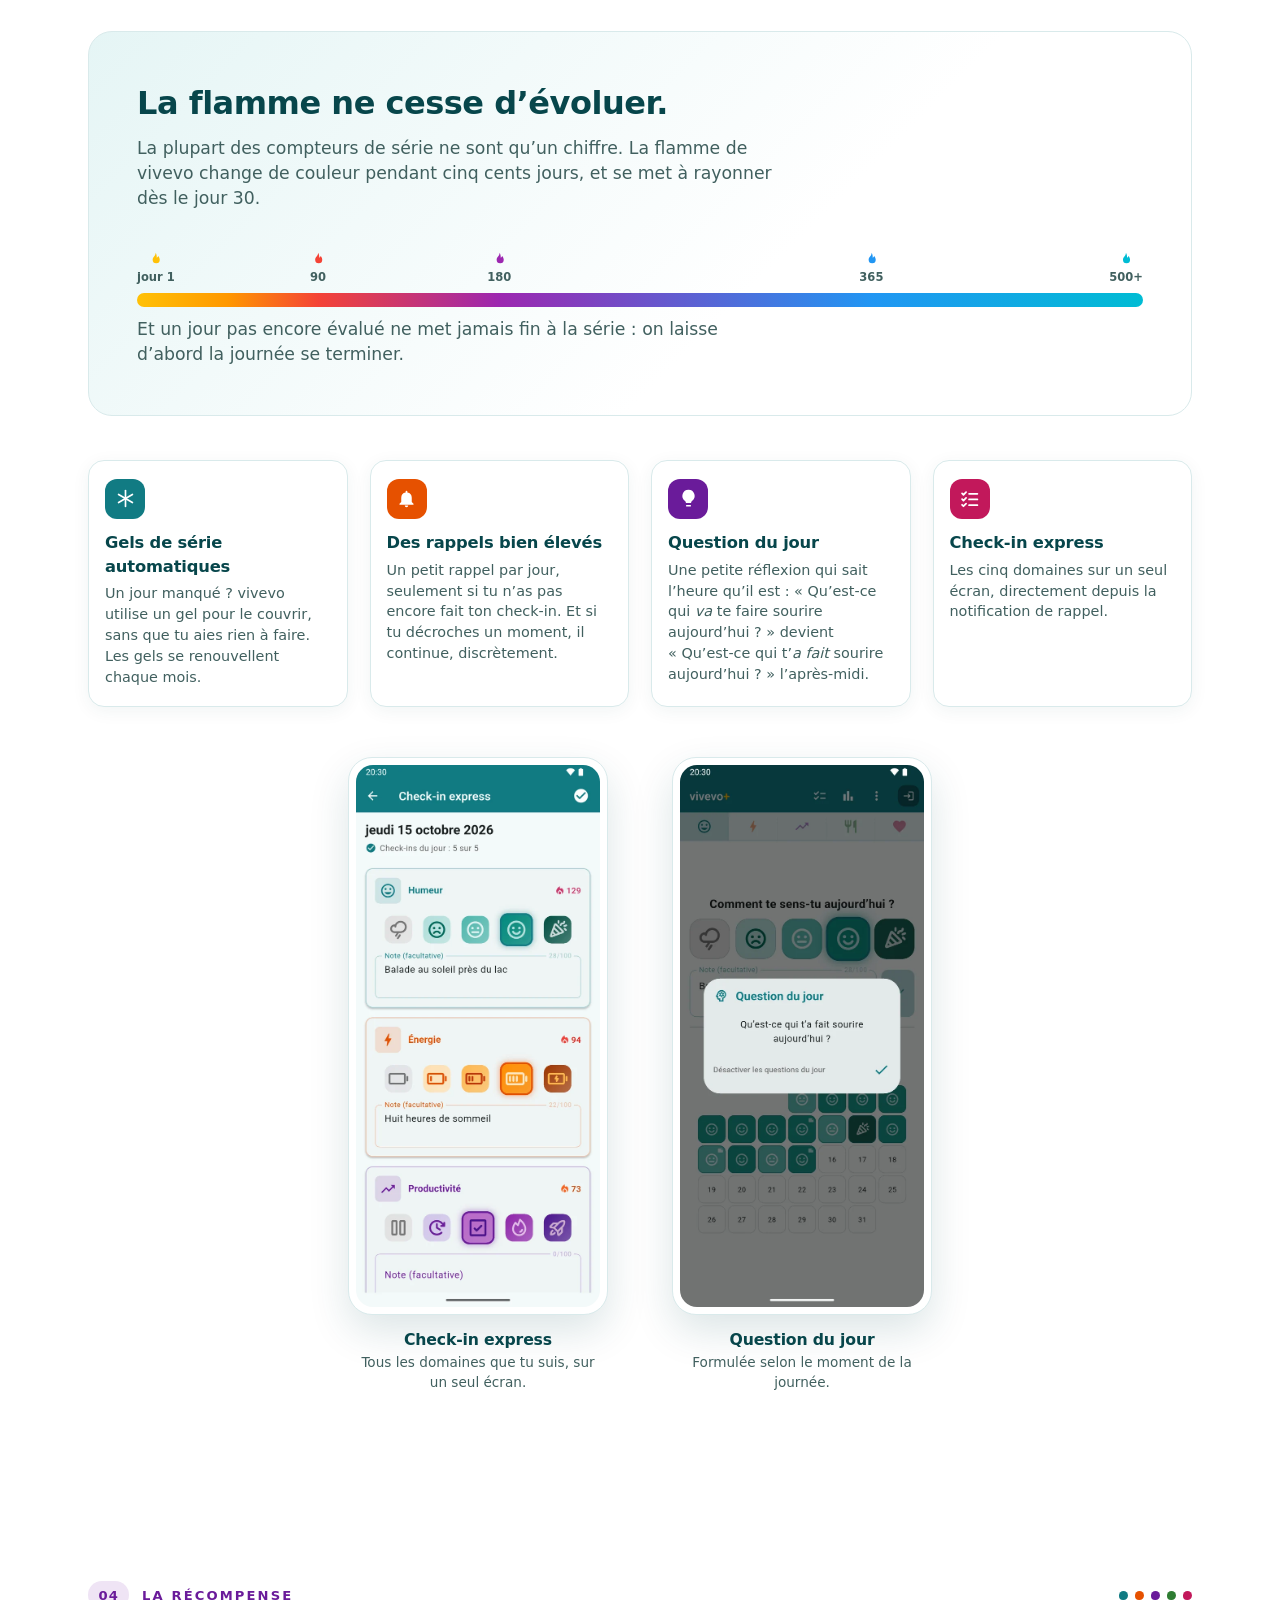
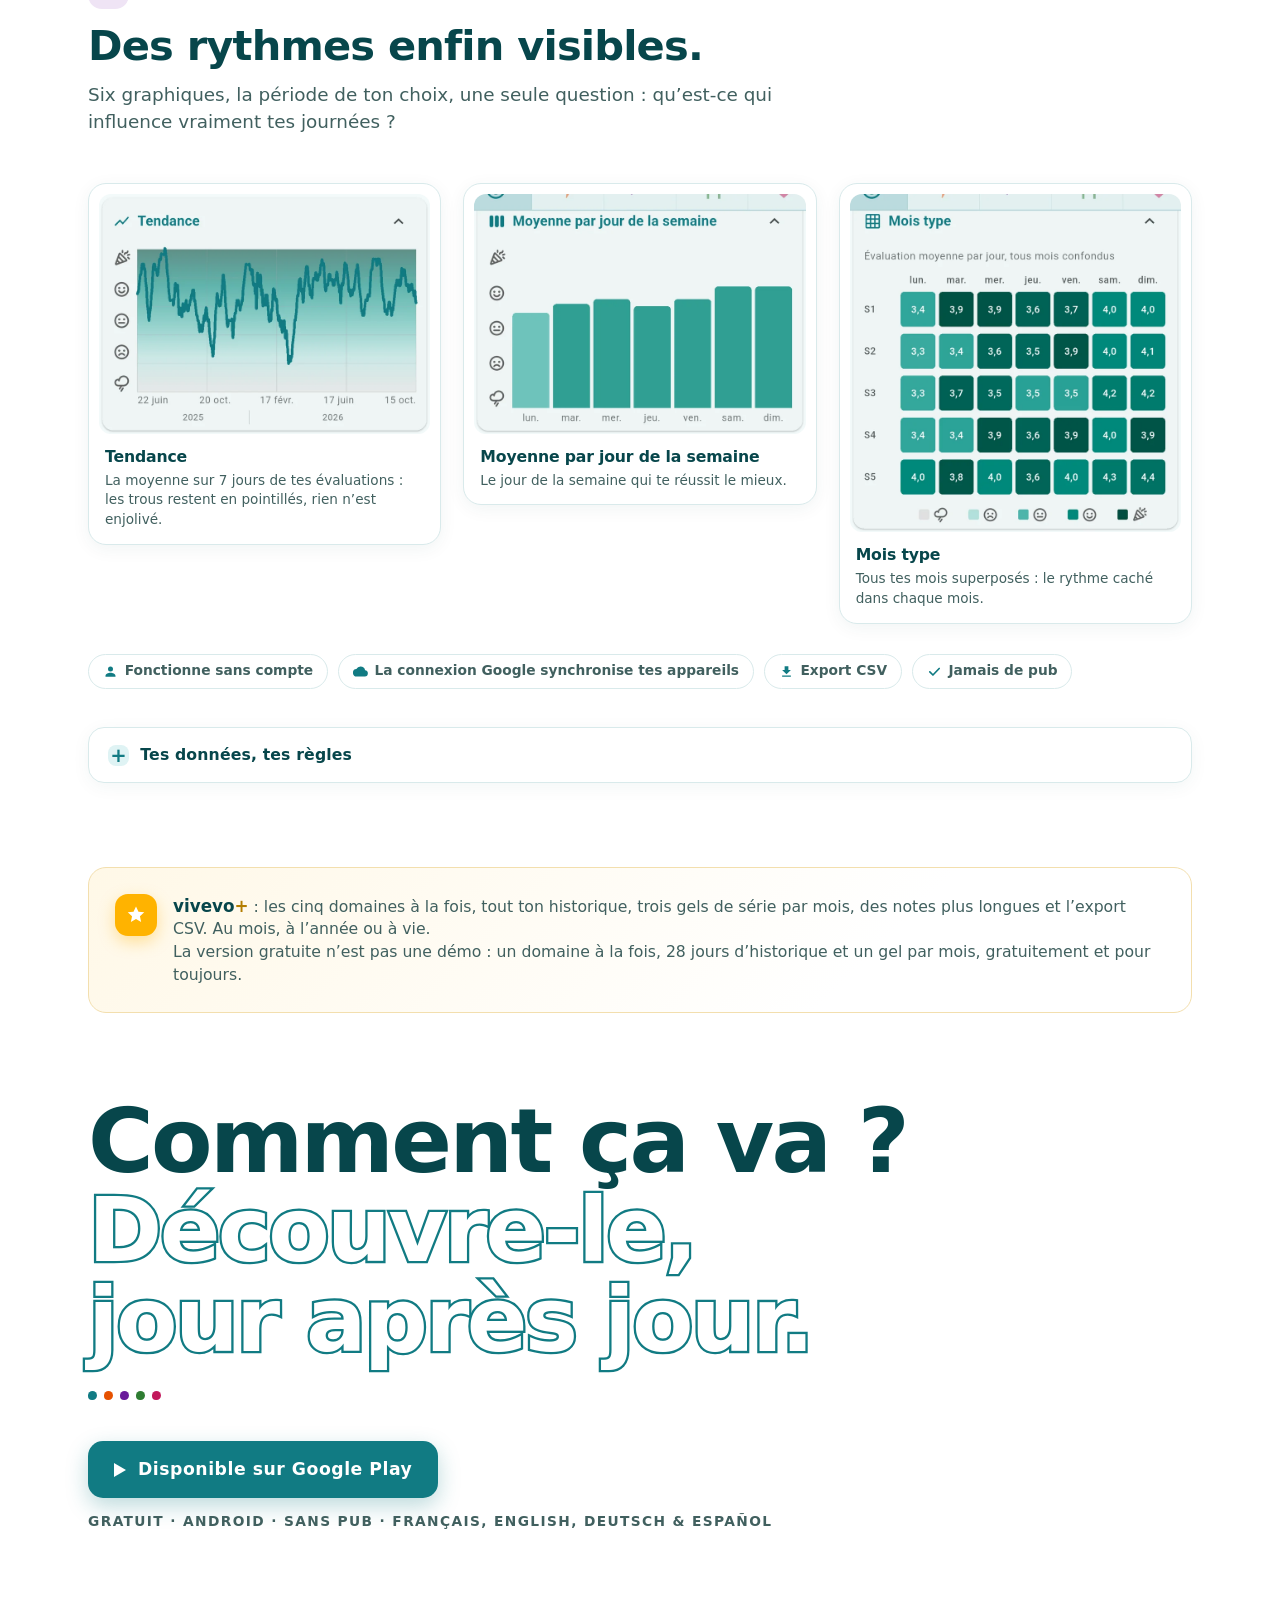
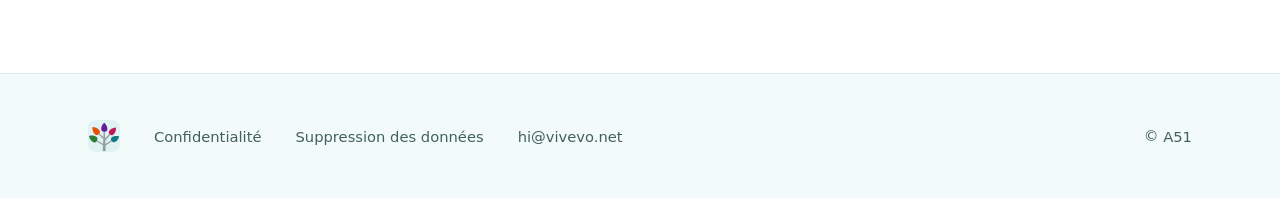
<file: fr/index.html>
<!DOCTYPE html>
<html lang="fr">
<head>
<meta charset="utf-8">
<meta name="viewport" content="width=device-width, initial-scale=1">
<title>vivevo – comment ça va ?</title>
<meta name="description" content="vivevo est un journal d’humeur en un geste par jour : humeur, énergie, productivité, alimentation et couple. Cinq secondes de sincérité par jour, une série qui pardonne et des rythmes enfin visibles. Gratuit sur Android.">
<meta name="theme-color" content="#117B83">
<meta property="og:title" content="vivevo – comment ça va ?">
<meta property="og:description" content="Un journal en un geste pour les cinq domaines qui façonnent ta journée. Cinq secondes de sincérité, une fois par jour.">
<meta property="og:type" content="website">
<meta property="og:url" content="https://vivevo.net/fr/">
<meta property="og:locale" content="fr_FR">
<meta property="og:locale:alternate" content="en_US">
<meta property="og:locale:alternate" content="de_DE">
<meta property="og:locale:alternate" content="es_ES">
<meta property="og:image" content="https://vivevo.net/og-fr.png">
<meta property="og:image:width" content="1200">
<meta property="og:image:height" content="630">
<meta name="twitter:card" content="summary_large_image">
<link rel="icon" type="image/svg+xml" href="../vivevo.svg">
<link rel="canonical" href="https://vivevo.net/fr/">
<link rel="alternate" hreflang="en" href="https://vivevo.net/">
<link rel="alternate" hreflang="de" href="https://vivevo.net/de/">
<link rel="alternate" hreflang="fr" href="https://vivevo.net/fr/">
<link rel="alternate" hreflang="es" href="https://vivevo.net/es/">
<link rel="alternate" hreflang="x-default" href="https://vivevo.net/">
<link rel="stylesheet" href="../site.css">
</head>
<body>

<svg width="0" height="0" style="position:absolute" aria-hidden="true"><defs>
<symbol id="i-rain" viewBox="0 0 24 24"><path fill="currentColor" d="M7.2 14.9a4.2 4.2 0 0 1 .5-8.36A5.3 5.3 0 0 1 17.9 8a3.65 3.65 0 0 1-.6 6.9z"/><g stroke="currentColor" stroke-width="1.9" stroke-linecap="round" fill="none"><path d="M9.1 17.4l-.85 2.3"/><path d="M13.6 17.4l-.85 2.3"/></g></symbol>
<symbol id="i-sad" viewBox="0 0 24 24"><circle cx="12" cy="12" r="8.4" fill="none" stroke="currentColor" stroke-width="2.1"/><circle cx="9.1" cy="10.3" r="1.2" fill="currentColor"/><circle cx="14.9" cy="10.3" r="1.2" fill="currentColor"/><path d="M8.7 16.5c2-2.4 4.6-2.4 6.6 0" fill="none" stroke="currentColor" stroke-width="2.1" stroke-linecap="round"/></symbol>
<symbol id="i-meh" viewBox="0 0 24 24"><circle cx="12" cy="12" r="8.4" fill="none" stroke="currentColor" stroke-width="2.1"/><circle cx="9.1" cy="10.3" r="1.2" fill="currentColor"/><circle cx="14.9" cy="10.3" r="1.2" fill="currentColor"/><path d="M8.8 15.7h6.4" stroke="currentColor" stroke-width="2.1" stroke-linecap="round"/></symbol>
<symbol id="i-smile" viewBox="0 0 24 24"><circle cx="12" cy="12" r="8.4" fill="none" stroke="currentColor" stroke-width="2.1"/><circle cx="9.1" cy="10.3" r="1.2" fill="currentColor"/><circle cx="14.9" cy="10.3" r="1.2" fill="currentColor"/><path d="M8.7 14.4c2 2.4 4.6 2.4 6.6 0" fill="none" stroke="currentColor" stroke-width="2.1" stroke-linecap="round"/></symbol>
<symbol id="i-confetti" viewBox="0 0 24 24"><path fill="currentColor" d="M3.6 20.9 8.5 7.2l8.3 8.3z"/><g stroke="currentColor" stroke-width="1.8" stroke-linecap="round" fill="none"><path d="M14.6 5.5l.5-2.4"/><path d="M18.4 9.4l2.4-.5"/><path d="M16.8 4.9l1.9-1.9"/></g><circle cx="21" cy="13.4" r="1.1" fill="currentColor"/></symbol>
<symbol id="i-flame" viewBox="0 0 24 24"><path fill="currentColor" d="M12 2.3c.9 4-4 5.7-4 10a5 5 0 0 0 10 0c0-2.1-1-3.9-2.2-5.3-.3 1.1-1 2-2 2.4 0-2.7-.3-5.2-1.8-7.1z"/></symbol>
<symbol id="i-snow" viewBox="0 0 24 24"><g stroke="currentColor" stroke-width="1.9" stroke-linecap="round"><path d="M12 2.9v18.2"/><path d="M4.1 7.4l15.8 9.2"/><path d="M19.9 7.4L4.1 16.6"/></g></symbol>
<symbol id="i-bolt" viewBox="0 0 24 24"><path fill="currentColor" d="M13.2 2 5.6 13.4h4.5L9.8 22l8.6-11.9h-4.8z"/></symbol>
<symbol id="i-trend" viewBox="0 0 24 24"><path fill="currentColor" d="M16 6l2.29 2.29-4.88 4.88-4-4L2 16.59 3.41 18l6-6 4 4 6.3-6.29L22 12V6z"/></symbol>
<symbol id="i-food" viewBox="0 0 24 24"><path fill="currentColor" d="M11 9H9V2H7v7H5V2H3v7c0 2.12 1.66 3.84 3.75 3.97V22h2.5v-9.03C11.34 12.84 13 11.12 13 9V2h-2v7zm5-3v8h2.5v8H21V2c-2.76 0-5 2.24-5 4z"/></symbol>
<symbol id="i-heart" viewBox="0 0 24 24"><path fill="currentColor" d="M12 21.35l-1.45-1.32C5.4 15.36 2 12.28 2 8.5 2 5.42 4.42 3 7.5 3c1.74 0 3.41.81 4.5 2.09C13.09 3.81 14.76 3 16.5 3 19.58 3 22 5.42 22 8.5c0 3.78-3.4 6.86-8.55 11.54L12 21.35z"/></symbol>
<symbol id="i-check" viewBox="0 0 24 24"><path d="M4.5 12.6l5 5L19.5 7.2" fill="none" stroke="currentColor" stroke-width="2.7" stroke-linecap="round" stroke-linejoin="round"/></symbol>
<symbol id="i-list" viewBox="0 0 24 24"><g stroke="currentColor" stroke-width="2" stroke-linecap="round" stroke-linejoin="round" fill="none"><path d="M3.5 6.2l1.6 1.6 3-3"/><path d="M3.5 12.7l1.6 1.6 3-3"/><path d="M3.5 19.2l1.6 1.6 3-3"/><path d="M11.5 6.6H21"/><path d="M11.5 13.1H21"/><path d="M11.5 19.6H21"/></g></symbol>
<symbol id="i-bell" viewBox="0 0 24 24"><path fill="currentColor" d="M12 22a2 2 0 0 0 2-2h-4a2 2 0 0 0 2 2zm6-6v-5a6 6 0 0 0-5-5.91V4a1 1 0 1 0-2 0v1.09A6 6 0 0 0 6 11v5l-2 2v1h16v-1l-2-2z"/></symbol>
<symbol id="i-bulb" viewBox="0 0 24 24"><path fill="currentColor" d="M9.3 21h5.4v-1.6H9.3zM12 2a7 7 0 0 0-4 12.74c.63.44 1 1.16 1 1.93v.33h6v-.33c0-.77.37-1.49 1-1.93A7 7 0 0 0 12 2z"/></symbol>
<symbol id="i-star" viewBox="0 0 24 24"><path fill="currentColor" d="M12 2.6l2.7 5.8 6.3.7-4.7 4.3 1.3 6.2-5.6-3.2-5.6 3.2 1.3-6.2L3 9.1l6.3-.7z"/></symbol>
<symbol id="i-download" viewBox="0 0 24 24"><path fill="currentColor" d="M19 9.5h-4v-6H9v6H5l7 7zM5 18.5v2h14v-2z"/></symbol>
<symbol id="i-user" viewBox="0 0 24 24"><path fill="currentColor" d="M12 12a4 4 0 1 0-4-4 4 4 0 0 0 4 4zm0 2c-3.3 0-8 1.7-8 5v1.5h16V19c0-3.3-4.7-5-8-5z"/></symbol>
<symbol id="i-cloudsync" viewBox="0 0 24 24"><path fill="currentColor" d="M19.35 10.04A7.49 7.49 0 0 0 12 4 7.49 7.49 0 0 0 5.35 8.04 5.994 5.994 0 0 0 6 20h13a5 5 0 0 0 .35-9.96z"/></symbol>
</defs></svg>

<header class="wrap top">
  <img src="../vivevo.svg" alt="" width="46" height="46">
  <span class="name">vivevo</span>
  <nav class="langs" aria-label="Langue">
    <a href="../index.html" hreflang="en" lang="en" title="English" aria-label="English">EN</a>
    <a href="../de/index.html" hreflang="de" lang="de" title="Deutsch" aria-label="Deutsch">DE</a>
    <a href="index.html" hreflang="fr" lang="fr" title="Français" aria-label="Français" aria-current="page">FR</a>
    <a href="../es/index.html" hreflang="es" lang="es" title="Español" aria-label="Español">ES</a>
  </nav>
  <a class="toplink" href="https://play.google.com/store/apps/details?id=io.a51.vivevo&amp;hl=fr">Google&nbsp;Play</a>
</header>

<main>

  <section class="wrap hero" aria-label="Introduction">
    <div>
      <h1>Comment ça <em>va</em> ?</h1>
      <span class="petals" aria-hidden="true"><i></i><i></i><i></i><i></i><i></i></span>
      <p class="tag">vivevo est ton journal d’humeur en un geste par jour, pour les cinq domaines qui façonnent ta journée :
        <b class="w-mood">humeur</b>, <b class="w-energy">énergie</b>, <b class="w-prod">productivité</b>,
        <b class="w-diet">alimentation</b> et <b class="w-rel">couple</b>.</p>
      <p class="pitch">Cinq secondes de sincérité par jour.</p>
      <a class="play" href="https://play.google.com/store/apps/details?id=io.a51.vivevo&amp;hl=fr"><span class="tri" aria-hidden="true"></span>Disponible sur Google&nbsp;Play</a>
      <p class="free">Gratuit &middot; Android &middot; Sans pub &middot; Français, English, Deutsch &amp; Español</p>
    </div>

    <figure class="hero-art">
      <div class="phone">
        <img src="../shots/fr/home_mood.webp" width="600" height="1333" fetchpriority="high"
          alt="L’écran d’accueil de vivevo : la question « Comment te sens-tu aujourd’hui ? » au-dessus de cinq cases d’évaluation, du nuage de pluie aux confettis, la note du jour « Balade au soleil près du lac » et un calendrier d’octobre aux cases colorées, sous une série de 129 jours.">
      </div>
      <span class="fcard f-qotd" aria-hidden="true"><svg class="ic"><use href="#i-bulb"/></svg>« Qu’est-ce qui t’a fait sourire aujourd’hui ? »</span>
      <span class="fcard f-frozen" aria-hidden="true"><svg class="ic"><use href="#i-snow"/></svg>Jour manqué couvert : ta série continue</span>
    </figure>
  </section>

  <section class="wrap" aria-labelledby="k-method">
    <div class="sechead">
      <div class="kick"><span class="knum">01</span><span class="klab" id="k-method">La méthode</span><span class="petals" aria-hidden="true"><i></i><i></i><i></i><i></i><i></i></span></div>
      <h2>Un geste sincère par jour.</h2>
      <p class="lead">Pas de chiffres à saisir, pas de longs textes à rédiger. Tu choisis l’image qui correspond à ta journée, et c’est tout.</p>
    </div>
    <ol class="steps">
      <li class="step">
        <div class="art" aria-hidden="true">
          <div class="mini-rate">
            <b class="r1"><svg class="ic"><use href="#i-rain"/></svg></b>
            <b class="r2"><svg class="ic"><use href="#i-sad"/></svg></b>
            <b class="r3"><svg class="ic"><use href="#i-meh"/></svg></b>
            <b class="r4 sel"><svg class="ic"><use href="#i-smile"/></svg></b>
            <b class="r5"><svg class="ic"><use href="#i-confetti"/></svg></b>
          </div>
        </div>
        <div>
          <span class="num">ÉTAPE 1</span>
          <h3>Réponds à une question</h3>
          <p>Comment s’est passée ta journée ? Appuie sur l’une des cinq images. Ajoute une petite note quand la journée le mérite.</p>
        </div>
      </li>
      <li class="step">
        <div class="art" aria-hidden="true">
          <div class="mini-month">
            <i class="r3"></i><i class="r4"></i><i class="r4"></i><i class="r2"></i><i class="r5"></i><i class="r4"></i><i class="r5"></i>
            <i class="r4"></i><i class="mm-f"><svg class="ic"><use href="#i-snow"/></svg></i><i class="r3"></i><i class="r4"></i><i class="r5"></i><i class="r4"></i><i class="r4"></i>
            <i class="r5"></i><i class="r4"></i><i class="r3"></i><i class="r4"></i><i class="r5"></i><i class="mm-e"></i><i class="mm-e"></i>
          </div>
        </div>
        <div>
          <span class="num">ÉTAPE 2</span>
          <h3>Regarde ton mois se remplir</h3>
          <p>Chaque jour devient une case colorée. Les séries grandissent, et pardonnent un jour manqué de temps en temps.</p>
        </div>
      </li>
      <li class="step">
        <div class="art" aria-hidden="true">
          <svg class="mini-trend" width="130" height="70" viewBox="0 0 130 70">
            <path d="M8 46 C22 38,30 26,44 28 C58 30,62 48,76 46 C90 44,98 22,112 18" fill="none" stroke="#117B83" stroke-width="2.5" stroke-linecap="round"/>
            <circle cx="112" cy="18" r="4" fill="#117B83" stroke="#fff" stroke-width="2"/>
          </svg>
        </div>
        <div>
          <span class="num">ÉTAPE 3</span>
          <h3>Découvre tes rythmes</h3>
          <p>Quelques semaines plus tard, le tableau se dessine : ce qui illumine tes journées, et ce qui les assombrit.</p>
        </div>
      </li>
    </ol>
    <details>
      <summary>Pourquoi un seul geste ?</summary>
      <div class="dbody">
        <p>Parce que le plus dur, c’est d’en faire une habitude. Un check-in de cinq secondes résiste aux semaines chargées, aux jours de maladie et aux vacances, et une évaluation sincère chaque jour vaut mieux qu’une entrée détaillée une fois par mois. Les rythmes n’apparaissent que si les données continuent d’arriver.</p>
        <p>Quand tu as plus à dire, il y a la note. Sinon, un geste suffit pour une entrée complète.</p>
      </div>
    </details>
  </section>

  <section class="wrap" aria-labelledby="k-areas">
    <div class="sechead">
      <div class="kick k-diet"><span class="knum">02</span><span class="klab" id="k-areas">Cinq domaines</span><span class="petals" aria-hidden="true"><i></i><i></i><i></i><i></i><i></i></span></div>
      <h2>Cinq pétales, cinq domaines.</h2>
      <p class="lead">Regarde bien le logo : ses cinq pétales sont les cinq domaines que suit vivevo. Chaque domaine a sa propre échelle en cinq niveaux, en images plutôt qu’en chiffres.</p>
    </div>
    <div class="areas-flex">
      <img class="arealogo" src="../vivevo.svg" alt="Le logo de vivevo : une plante stylisée dont les cinq pétales portent les couleurs des cinq domaines.">
      <ul class="areas">
        <li class="area" style="--c:#117B83;--tint:#E5F1F2">
          <span class="achip" aria-hidden="true"><svg class="ic"><use href="#i-smile"/></svg></span>
          <h3>Humeur</h3>
          <div class="scale" aria-hidden="true"><i style="background:#E0E0E0"></i><i style="background:#B2DFDB"></i><i style="background:#4DB6AC"></i><i style="background:#00897B"></i><i style="background:#004D40"></i></div>
          <p>nuage de pluie → confettis</p>
        </li>
        <li class="area" style="--c:#E65100;--tint:#FCEDE2">
          <span class="achip" aria-hidden="true"><svg class="ic"><use href="#i-bolt"/></svg></span>
          <h3>Énergie</h3>
          <div class="scale" aria-hidden="true"><i style="background:#E1E2E6"></i><i style="background:#FFE0B2"></i><i style="background:#FFB74D"></i><i style="background:#FF8F00"></i><i style="background:#9E3500"></i></div>
          <p>batterie vide → en charge</p>
        </li>
        <li class="area" style="--c:#6A1B9A;--tint:#F0E6F5">
          <span class="achip" aria-hidden="true"><svg class="ic"><use href="#i-trend"/></svg></span>
          <h3>Productivité</h3>
          <div class="scale" aria-hidden="true"><i style="background:#E0E0E0"></i><i style="background:#D1C4E9"></i><i style="background:#BA68C8"></i><i style="background:#8E24AA"></i><i style="background:#4A148C"></i></div>
          <p>en pause → décollage de fusée</p>
        </li>
        <li class="area" style="--c:#2E7D32;--tint:#E8F2E8">
          <span class="achip" aria-hidden="true"><svg class="ic"><use href="#i-food"/></svg></span>
          <h3>Alimentation</h3>
          <div class="scale" aria-hidden="true"><i style="background:#EF5350"></i><i style="background:#FFB74D"></i><i style="background:#FFEB3B"></i><i style="background:#9CCC65"></i><i style="background:#4CAF50"></i></div>
          <p>gâteau → carotte</p>
        </li>
        <li class="area" style="--c:#C2185B;--tint:#F9E7EE">
          <span class="achip" aria-hidden="true"><svg class="ic"><use href="#i-heart"/></svg></span>
          <h3>Couple</h3>
          <div class="scale" aria-hidden="true"><i style="background:#BDBDBD"></i><i style="background:#F5E1E9"></i><i style="background:#F48FB1"></i><i style="background:#EC407A"></i><i style="background:#C2185B"></i></div>
          <p>cœur brisé → cœur entier</p>
        </li>
      </ul>
    </div>
    <ul class="shots" aria-label="L’écran d’accueil aux couleurs de chaque domaine">
      <li><figure style="--c:#117B83"><div class="phone"><img src="../shots/fr/home_mood.webp" width="600" height="1333" loading="lazy" decoding="async"
        alt="Humeur : un calendrier turquoise plein de sourires et de confettis, avec une série de 129 jours."></div><figcaption><b>Humeur</b></figcaption></figure></li>
      <li><figure style="--c:#E65100"><div class="phone"><img src="../shots/fr/home_energy.webp" width="600" height="1333" loading="lazy" decoding="async"
        alt="Énergie : un calendrier orange de niveaux de batterie, avec un jour couvert par un gel de série."></div><figcaption><b>Énergie</b></figcaption></figure></li>
      <li><figure style="--c:#6A1B9A"><div class="phone"><img src="../shots/fr/home_productivity.webp" width="600" height="1333" loading="lazy" decoding="async"
        alt="Productivité : un calendrier violet, de la pause au décollage de fusée."></div><figcaption><b>Productivité</b></figcaption></figure></li>
      <li><figure style="--c:#2E7D32"><div class="phone"><img src="../shots/fr/home_diet.webp" width="600" height="1333" loading="lazy" decoding="async"
        alt="Alimentation : un calendrier en rouge, jaune et vert, du gâteau à la carotte."></div><figcaption><b>Alimentation</b></figcaption></figure></li>
      <li><figure style="--c:#C2185B"><div class="phone"><img src="../shots/fr/home_relationship.webp" width="600" height="1333" loading="lazy" decoding="async"
        alt="Couple : un calendrier rose plein de cœurs, avec une série de 183 jours."></div><figcaption><b>Couple</b></figcaption></figure></li>
    </ul>
    <p class="areanote">Tu peux suivre un seul domaine ou les cinq : chacun a sa propre série, son calendrier et ses graphiques, et toute l’appli prend la couleur du domaine où tu te trouves.</p>
  </section>

  <section class="wrap" aria-labelledby="k-streak">
    <div class="sechead">
      <div class="kick k-energy"><span class="knum">03</span><span class="klab" id="k-streak">Sur la durée</span><span class="petals" aria-hidden="true"><i></i><i></i><i></i><i></i><i></i></span></div>
      <h2>Une série qui pardonne.</h2>
      <p class="lead">La régularité doit encourager, pas sembler fragile. vivevo est conçu pour t’aider à continuer, tout en douceur.</p>
    </div>
    <div class="band">
      <h3>La flamme ne cesse d’évoluer.</h3>
      <p>La plupart des compteurs de série ne sont qu’un chiffre. La flamme de vivevo change de couleur pendant cinq cents jours, et se met à rayonner dès le jour 30.</p>
      <div class="ramp-wrap" role="img" aria-label="Les couleurs successives de la flamme de série : jaune au jour 1, rouge au jour 90, violet au jour 180, bleu au jour 365, cyan à partir du jour 500.">
        <span class="rmark" style="left:0" aria-hidden="true"><svg class="ic" style="color:#FFC107"><use href="#i-flame"/></svg><span>jour 1</span></span>
        <span class="rmark" style="left:18%" aria-hidden="true"><svg class="ic" style="color:#F44336"><use href="#i-flame"/></svg><span>90</span></span>
        <span class="rmark" style="left:36%" aria-hidden="true"><svg class="ic" style="color:#9C27B0"><use href="#i-flame"/></svg><span>180</span></span>
        <span class="rmark" style="left:73%" aria-hidden="true"><svg class="ic" style="color:#2196F3"><use href="#i-flame"/></svg><span>365</span></span>
        <span class="rmark" style="left:100%" aria-hidden="true"><svg class="ic" style="color:#00BCD4"><use href="#i-flame"/></svg><span>500+</span></span>
        <div class="ramp"></div>
      </div>
      <p class="ramp-cap">Et un jour pas encore évalué ne met jamais fin à la série : on laisse d’abord la journée se terminer.</p>
    </div>
    <ul class="tiles">
      <li>
        <span class="tchip t-teal" aria-hidden="true"><svg class="ic"><use href="#i-snow"/></svg></span>
        <h3>Gels de série automatiques</h3>
        <p>Un jour manqué ? vivevo utilise un gel pour le couvrir, sans que tu aies rien à faire. Les gels se renouvellent chaque mois.</p>
      </li>
      <li>
        <span class="tchip t-energy" aria-hidden="true"><svg class="ic"><use href="#i-bell"/></svg></span>
        <h3>Des rappels bien élevés</h3>
        <p>Un petit rappel par jour, seulement si tu n’as pas encore fait ton <span style="white-space:nowrap">check-in</span>. Et si tu décroches un moment, il continue, discrètement.</p>
      </li>
      <li>
        <span class="tchip t-prod" aria-hidden="true"><svg class="ic"><use href="#i-bulb"/></svg></span>
        <h3>Question du jour</h3>
        <p>Une petite réflexion qui sait l’heure qu’il est : « Qu’est-ce qui <em>va</em> te faire sourire aujourd’hui ? » devient « Qu’est-ce qui t’<em>a fait</em> sourire aujourd’hui ? » l’après-midi.</p>
      </li>
      <li>
        <span class="tchip t-rel" aria-hidden="true"><svg class="ic"><use href="#i-list"/></svg></span>
        <h3>Check-in express</h3>
        <p>Les cinq domaines sur un seul écran, directement depuis la notification de rappel.</p>
      </li>
    </ul>
    <ul class="shots two" aria-label="Deux autres écrans">
      <li><figure><div class="phone"><img src="../shots/fr/checkin.webp" width="600" height="1333" loading="lazy" decoding="async"
        alt="Le check-in express du jeudi 15 octobre 2026 : humeur, énergie et productivité évaluées, avec des notes comme « Balade au soleil près du lac »."></div>
        <figcaption><b>Check-in express</b><span>Tous les domaines que tu suis, sur un seul écran.</span></figcaption></figure></li>
      <li><figure><div class="phone"><img src="../shots/fr/question.webp" width="600" height="1333" loading="lazy" decoding="async"
        alt="La question du jour, « Qu’est-ce qui t’a fait sourire aujourd’hui ? », sur l’écran d’accueil."></div>
        <figcaption><b>Question du jour</b><span>Formulée selon le moment de la journée.</span></figcaption></figure></li>
    </ul>
  </section>

  <section class="wrap" aria-labelledby="k-insight">
    <div class="sechead">
      <div class="kick k-prod"><span class="knum">04</span><span class="klab" id="k-insight">La récompense</span><span class="petals" aria-hidden="true"><i></i><i></i><i></i><i></i><i></i></span></div>
      <h2>Des rythmes enfin visibles.</h2>
      <p class="lead">Six graphiques, la période de ton choix, une seule question : qu’est-ce qui influence vraiment tes journées ?</p>
    </div>
    <div class="charts">
      <figure class="chart">
        <img src="../shots/fr/chart_trend.webp" width="800" height="578" loading="lazy" decoding="async"
          alt="La carte Tendance : la moyenne sur 7 jours des évaluations d’humeur, de juin 2025 à octobre 2026, tracée sur les cinq couleurs de l’humeur.">
        <figcaption><b>Tendance</b><span>La moyenne sur 7 jours de tes évaluations : les trous restent en pointillés, rien n’est enjolivé.</span></figcaption>
      </figure>
      <figure class="chart">
        <img src="../shots/fr/chart_weekday.webp" width="800" height="578" loading="lazy" decoding="async"
          alt="La carte Moyenne par jour de la semaine : une barre par jour, la plus basse le lundi, les plus hautes le samedi et le dimanche.">
        <figcaption><b>Moyenne par jour de la semaine</b><span>Le jour de la semaine qui te réussit le mieux.</span></figcaption>
      </figure>
      <figure class="chart">
        <img src="../shots/fr/chart_heatmap.webp" width="800" height="816" loading="lazy" decoding="async"
          alt="La carte Mois type : une carte de chaleur des évaluations moyennes, en cinq lignes de semaines et sept colonnes de jours.">
        <figcaption><b>Mois type</b><span>Tous tes mois superposés : le rythme caché dans chaque mois.</span></figcaption>
      </figure>
    </div>
    <div class="chips" aria-label="En savoir plus sur tes données">
      <span><svg class="ic"><use href="#i-user"/></svg>Fonctionne sans compte</span>
      <span><svg class="ic"><use href="#i-cloudsync"/></svg>La connexion Google synchronise tes appareils</span>
      <span><svg class="ic"><use href="#i-download"/></svg>Export CSV</span>
      <span><svg class="ic"><use href="#i-check"/></svg>Jamais de pub</span>
    </div>
    <details>
      <summary>Tes données, tes règles</summary>
      <div class="dbody">
        <p>vivevo fonctionne entièrement en mode invité : tout reste sur ton appareil, séries et gels compris. Connecte-toi avec Google, et tes entrées sont sauvegardées et synchronisées en temps réel entre tes appareils ; les modifications faites hors ligne sont mises en attente, puis fusionnées en toute sécurité.</p>
        <p>Tes données restent à toi : exporte tout en CSV, ou supprime ton compte et toutes tes données depuis l’appli, à tout moment.</p>
      </div>
    </details>
  </section>

  <section class="wrap" aria-label="vivevo plus" style="padding-block:0">
    <div class="plus">
      <span class="pchip" aria-hidden="true"><svg class="ic"><use href="#i-star"/></svg></span>
      <p><b class="pname">vivevo<em>+</em></b> : les cinq domaines à la fois, tout ton historique, trois gels de série par mois, des notes plus longues et l’export CSV. Au mois, à l’année ou à vie.<br>
      La version gratuite n’est pas une démo : un domaine à la fois, 28 jours d’historique et un gel par mois, gratuitement et pour toujours.</p>
    </div>
  </section>

  <section class="wrap cta" aria-label="Télécharger">
    <h2>Comment ça va ?<br><span class="hollow">Découvre-le, jour après jour.</span></h2>
    <span class="petals" aria-hidden="true"><i></i><i></i><i></i><i></i><i></i></span><br>
    <a class="play" href="https://play.google.com/store/apps/details?id=io.a51.vivevo&amp;hl=fr"><span class="tri" aria-hidden="true"></span>Disponible sur Google&nbsp;Play</a>
    <p class="free">Gratuit &middot; Android &middot; Sans pub &middot; Français, English, Deutsch &amp; Español</p>
  </section>

</main>

<footer>
  <div class="wrap frow">
    <img src="../vivevo.svg" alt="Logo de vivevo" width="32" height="32">
    <a href="confidentialite.html">Confidentialité</a>
    <a href="suppression-donnees.html">Suppression des données</a>
    <a href="mailto:hi@vivevo.net">hi@vivevo.net</a>
    <span class="copy">© <a href="https://a51.io">A51</a></span>
  </div>
</footer>

</body>
</html>
</file>
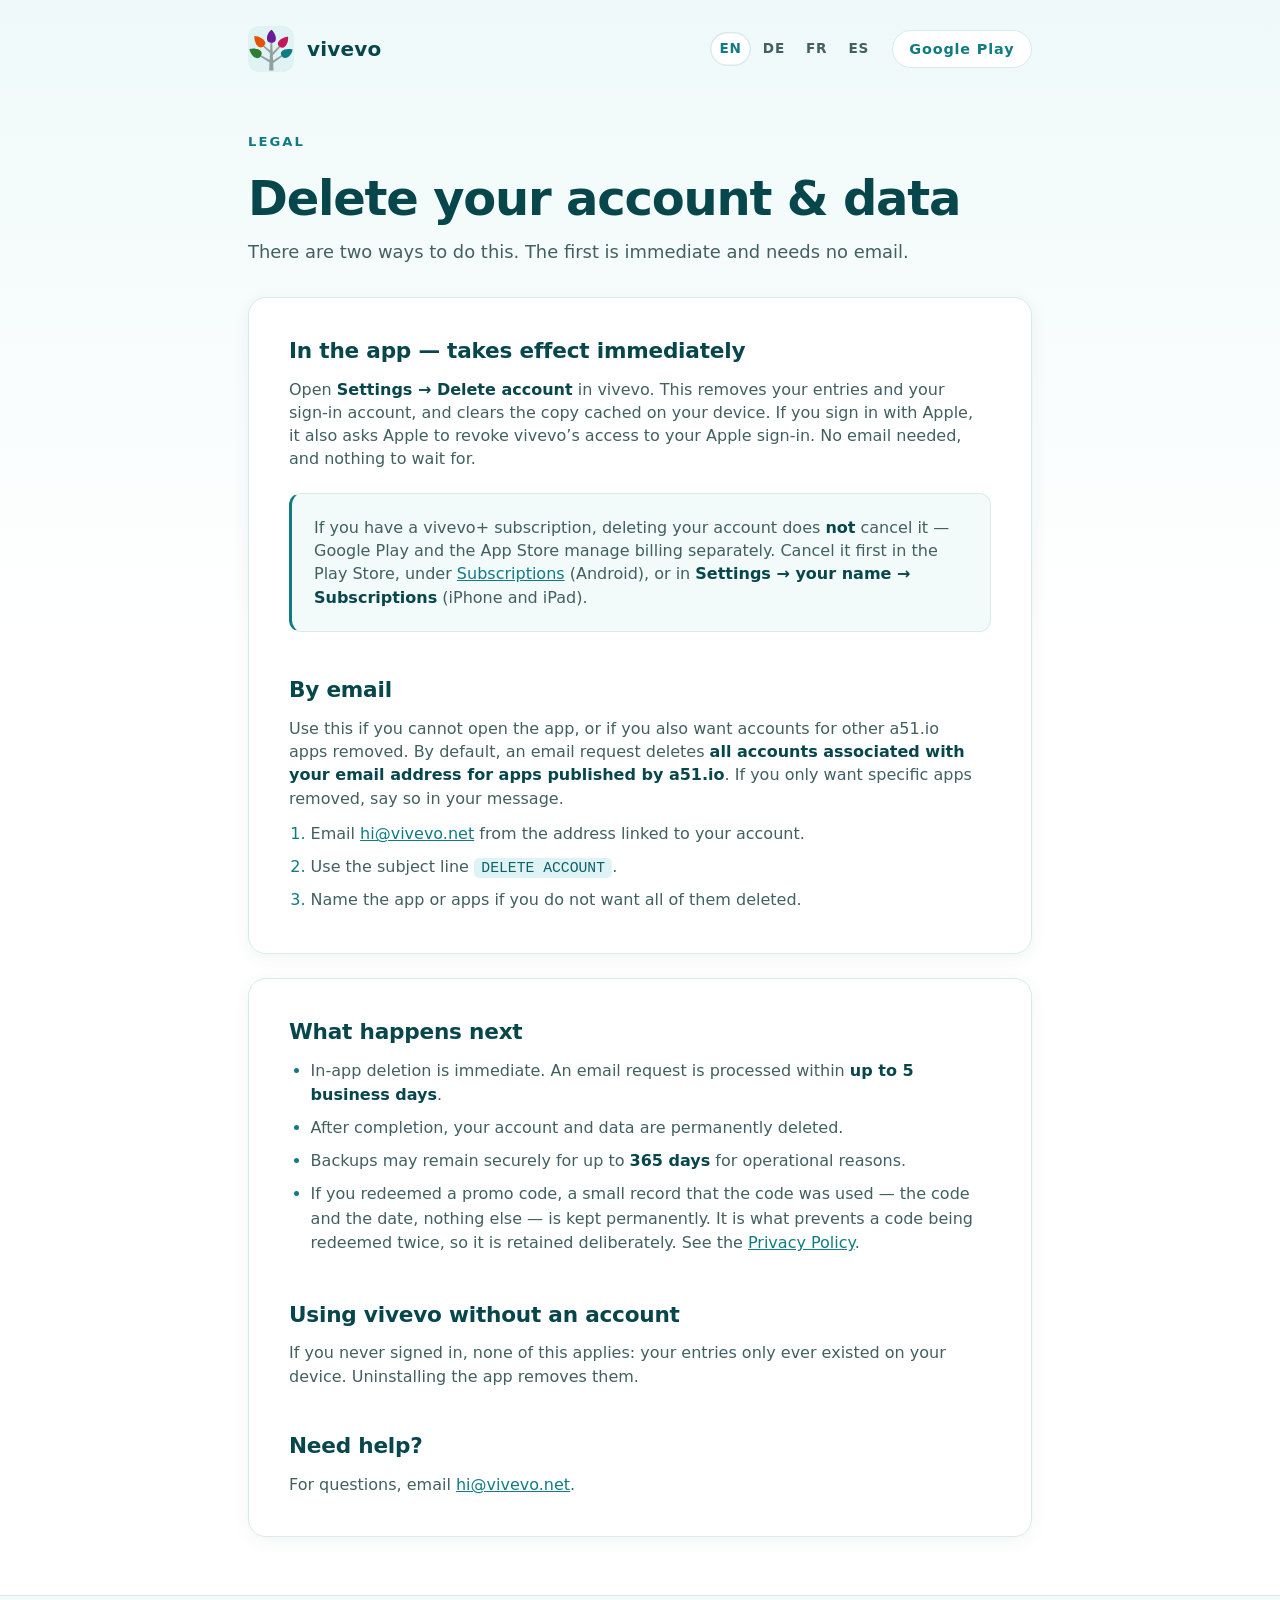
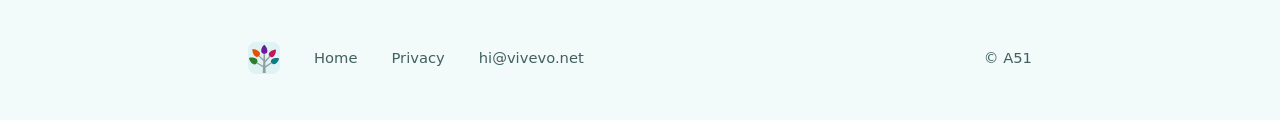
<file: data_deletion.html>
<!DOCTYPE html>
<html lang="en">
<head>
  <meta charset="UTF-8" />
  <meta name="viewport" content="width=device-width, initial-scale=1" />
  <title>Delete Your Account &amp; Data &middot; vivevo</title>
  <meta name="description" content="How to delete your vivevo account and data — in the app, or by email." />
  <link rel="icon" type="image/svg+xml" href="vivevo.svg" />
  <link rel="stylesheet" href="legal.css" />
  <link rel="alternate" hreflang="en" href="https://vivevo.net/data_deletion.html" />
  <link rel="alternate" hreflang="de" href="https://vivevo.net/de/datenloeschung.html" />
  <link rel="alternate" hreflang="fr" href="https://vivevo.net/fr/suppression-donnees.html" />
  <link rel="alternate" hreflang="es" href="https://vivevo.net/es/eliminacion-datos.html" />
  <link rel="alternate" hreflang="x-default" href="https://vivevo.net/data_deletion.html" />
</head>
<body>

<header class="wrap top">
  <a class="home" href="index.html">
    <img src="vivevo.svg" alt="" width="46" height="46" />
    <span class="name">vivevo</span>
  </a>
  <nav class="langs" aria-label="Language">
    <a href="data_deletion.html" hreflang="en" lang="en" title="English" aria-label="English" aria-current="page">EN</a>
    <a href="de/datenloeschung.html" hreflang="de" lang="de" title="Deutsch" aria-label="Deutsch">DE</a>
    <a href="fr/suppression-donnees.html" hreflang="fr" lang="fr" title="Français" aria-label="Français">FR</a>
    <a href="es/eliminacion-datos.html" hreflang="es" lang="es" title="Español" aria-label="Español">ES</a>
  </nav>
  <a class="toplink" href="https://play.google.com/store/apps/details?id=io.a51.vivevo">Google&nbsp;Play</a>
</header>

<main class="wrap">

  <div class="pagehead">
    <p class="kicker">Legal</p>
    <h1>Delete your account &amp; data</h1>
    <p class="intro">There are two ways to do this. The first is immediate and
    needs no email.</p>
  </div>

  <section class="card">
    <h2>In the app — takes effect immediately</h2>
    <p>Open <strong>Settings &rarr; Delete account</strong> in vivevo. This
    removes your entries and your sign-in account, and clears the copy cached on
    your device. If you sign in with Apple, it also asks Apple to revoke
    vivevo’s access to your Apple sign-in. No email needed, and nothing to wait
    for.</p>
    <div class="note">
      <p>If you have a vivevo+ subscription, deleting your account does
      <strong>not</strong> cancel it — Google Play and the App Store manage
      billing separately. Cancel it first in the Play Store, under
      <a href="https://play.google.com/store/account/subscriptions">Subscriptions</a>
      (Android), or in <strong>Settings &rarr; your name &rarr;
      Subscriptions</strong> (iPhone and iPad).</p>
    </div>

    <h2>By email</h2>
    <p>Use this if you cannot open the app, or if you also want accounts for
    other a51.io apps removed. By default, an email request deletes
    <strong>all accounts associated with your email address for apps published
    by a51.io</strong>. If you only want specific apps removed, say so in your
    message.</p>
    <ol>
      <li>Email <a href="mailto:hi@vivevo.net">hi@vivevo.net</a> from the
      address linked to your account.</li>
      <li>Use the subject line <code>DELETE ACCOUNT</code>.</li>
      <li>Name the app or apps if you do not want all of them deleted.</li>
    </ol>
  </section>

  <section class="card">
    <h2>What happens next</h2>
    <ul>
      <li>In-app deletion is immediate. An email request is processed within
      <strong>up to 5 business days</strong>.</li>
      <li>After completion, your account and data are permanently deleted.</li>
      <li>Backups may remain securely for up to <strong>365 days</strong> for
      operational reasons.</li>
      <li>If you redeemed a promo code, a small record that the code was used —
      the code and the date, nothing else — is kept permanently. It is what
      prevents a code being redeemed twice, so it is retained deliberately. See
      the <a href="privacy.html">Privacy Policy</a>.</li>
    </ul>

    <h2>Using vivevo without an account</h2>
    <p>If you never signed in, none of this applies: your entries only ever
    existed on your device. Uninstalling the app removes them.</p>

    <h2>Need help?</h2>
    <p>For questions, email <a href="mailto:hi@vivevo.net">hi@vivevo.net</a>.</p>
  </section>

</main>

<footer>
  <div class="wrap frow">
    <img src="vivevo.svg" alt="vivevo logo" width="32" height="32" />
    <a href="index.html">Home</a>
    <a href="privacy.html">Privacy</a>
    <a href="mailto:hi@vivevo.net">hi@vivevo.net</a>
    <span class="copy">&copy; <a href="https://a51.io">A51</a></span>
  </div>
</footer>

</body>
</html>
</file>
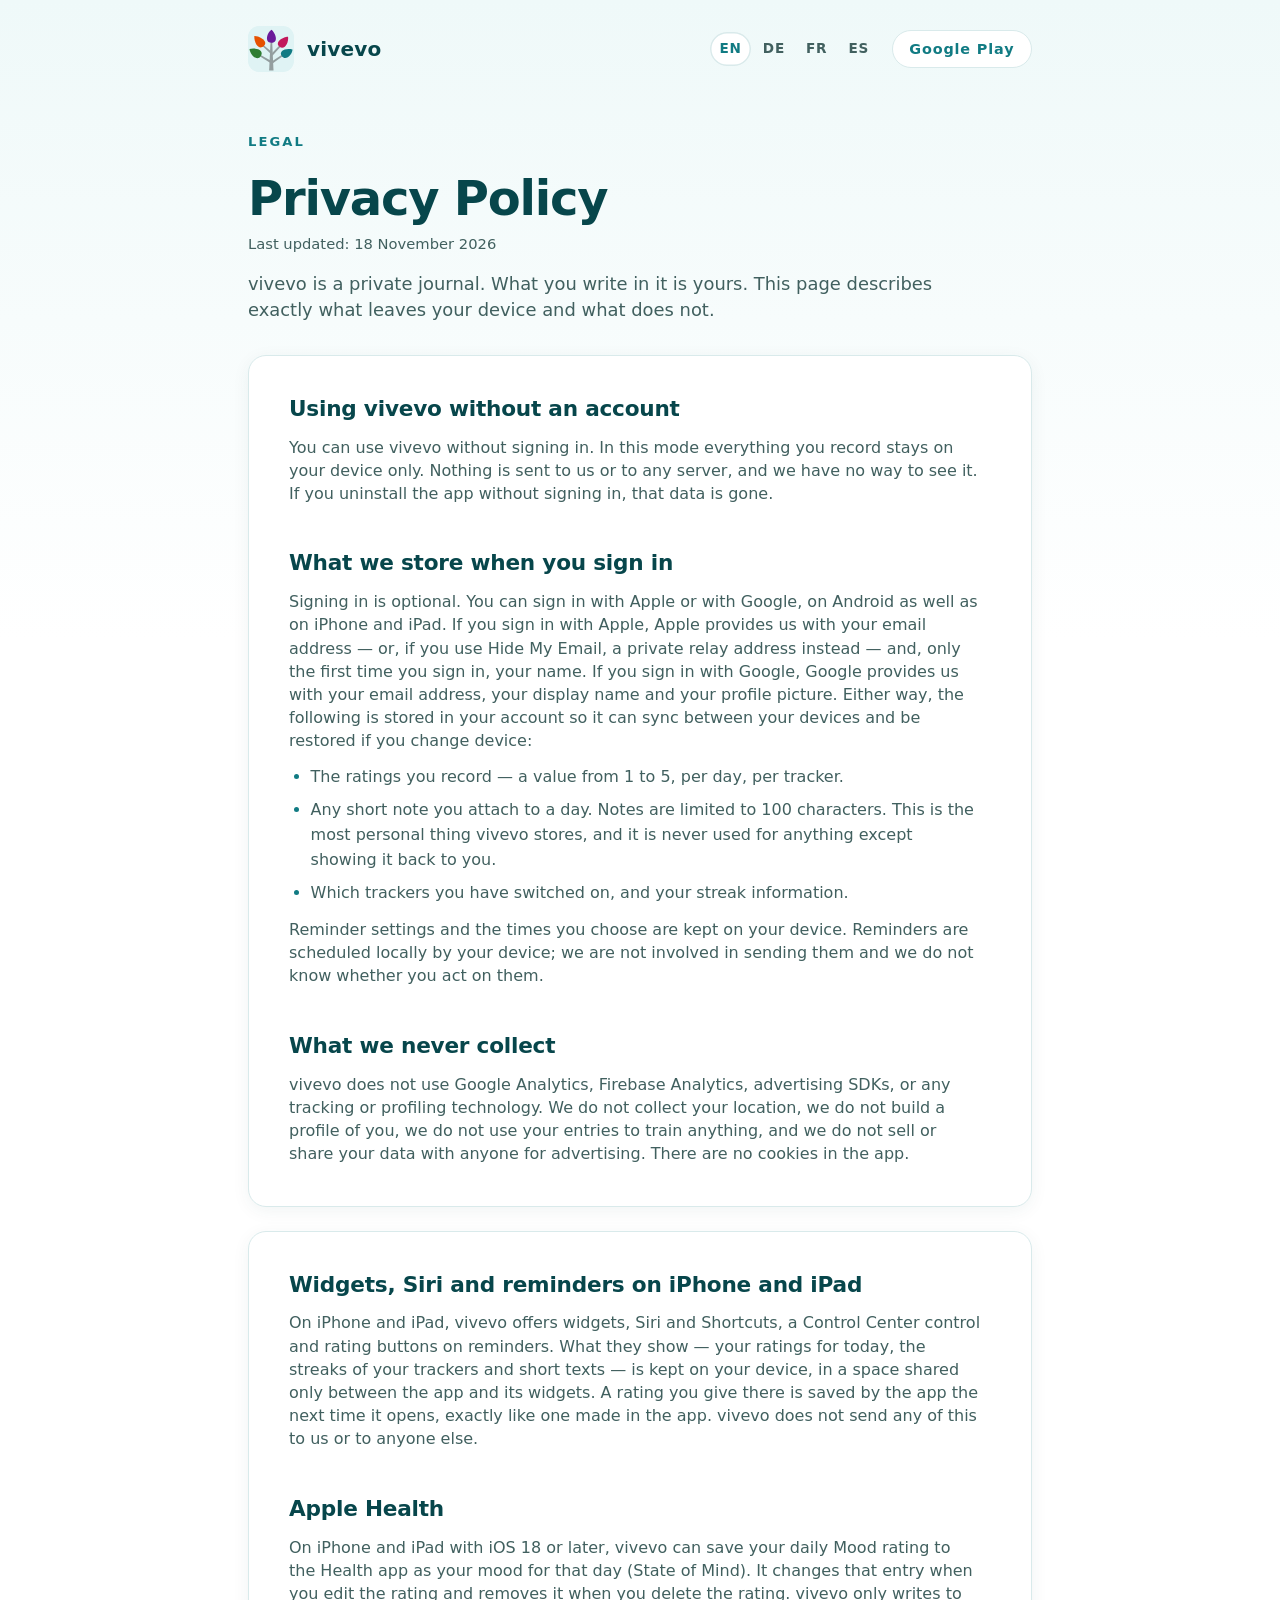
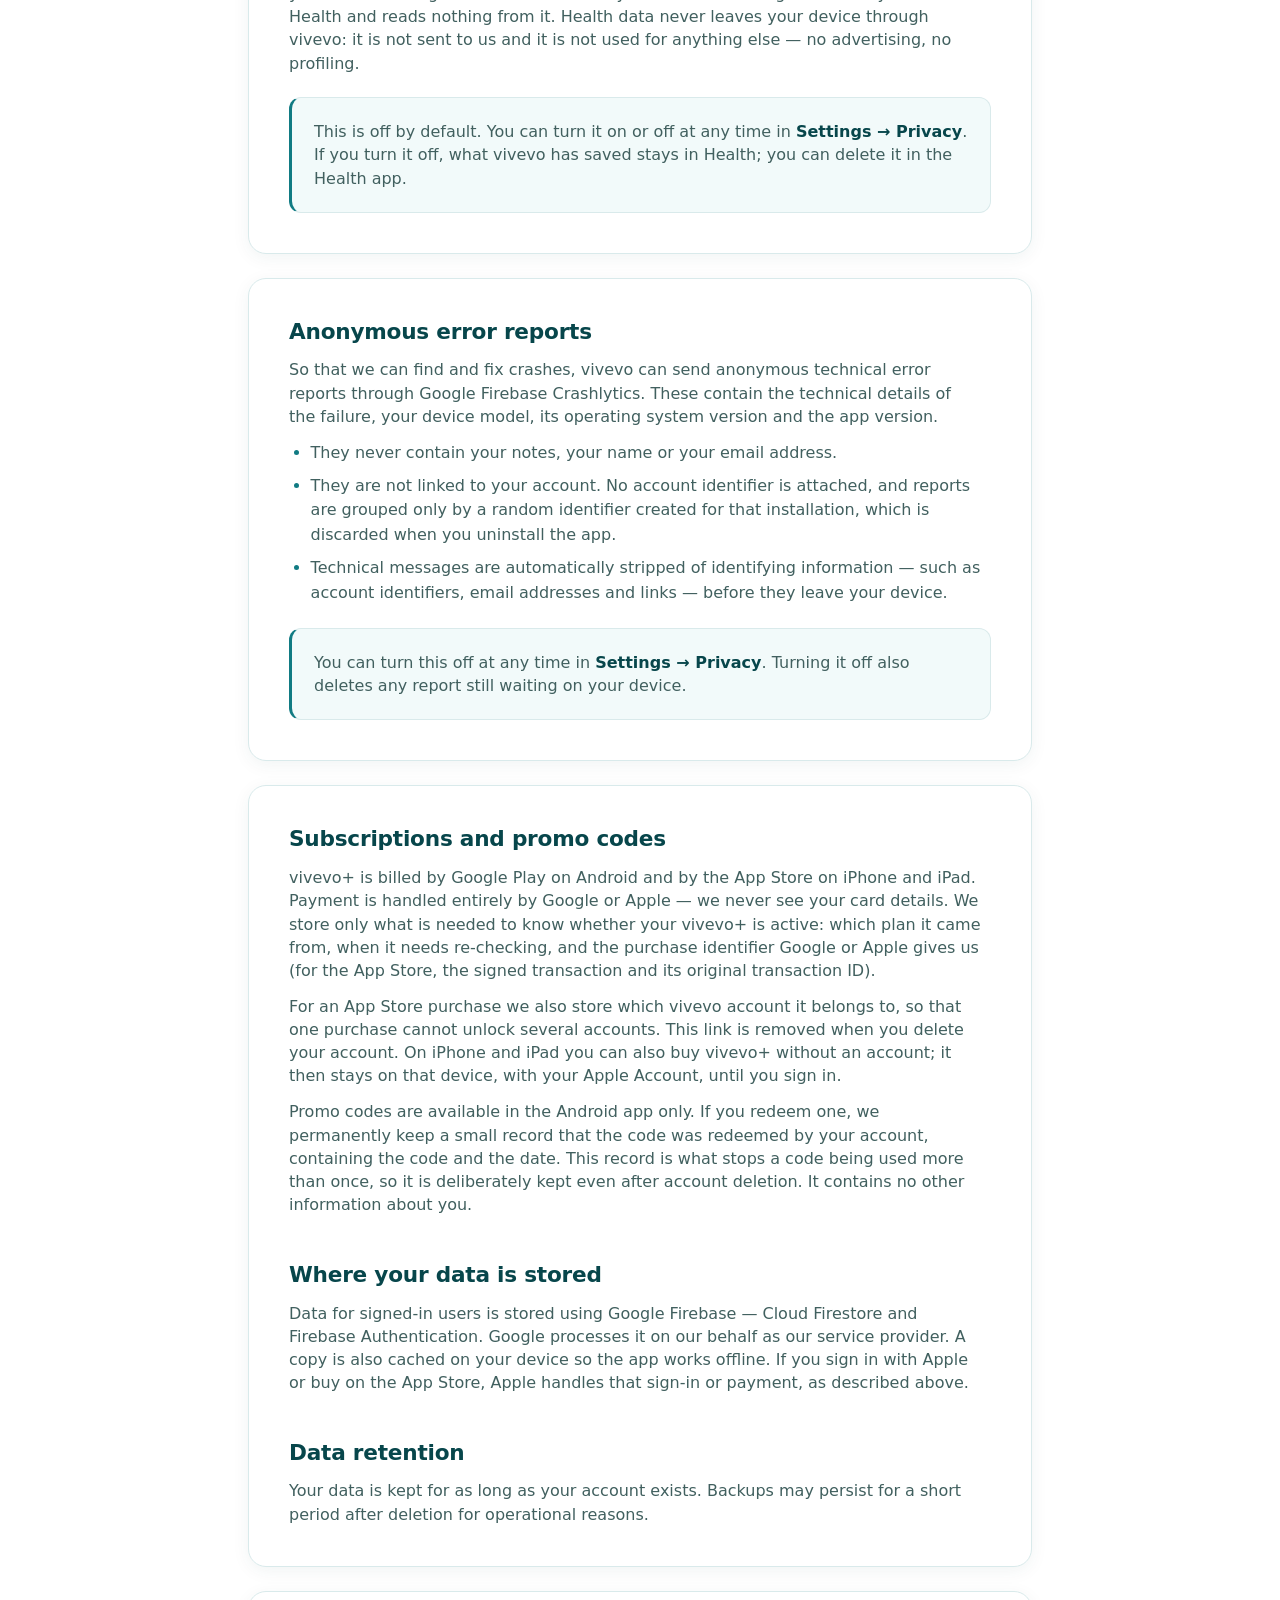
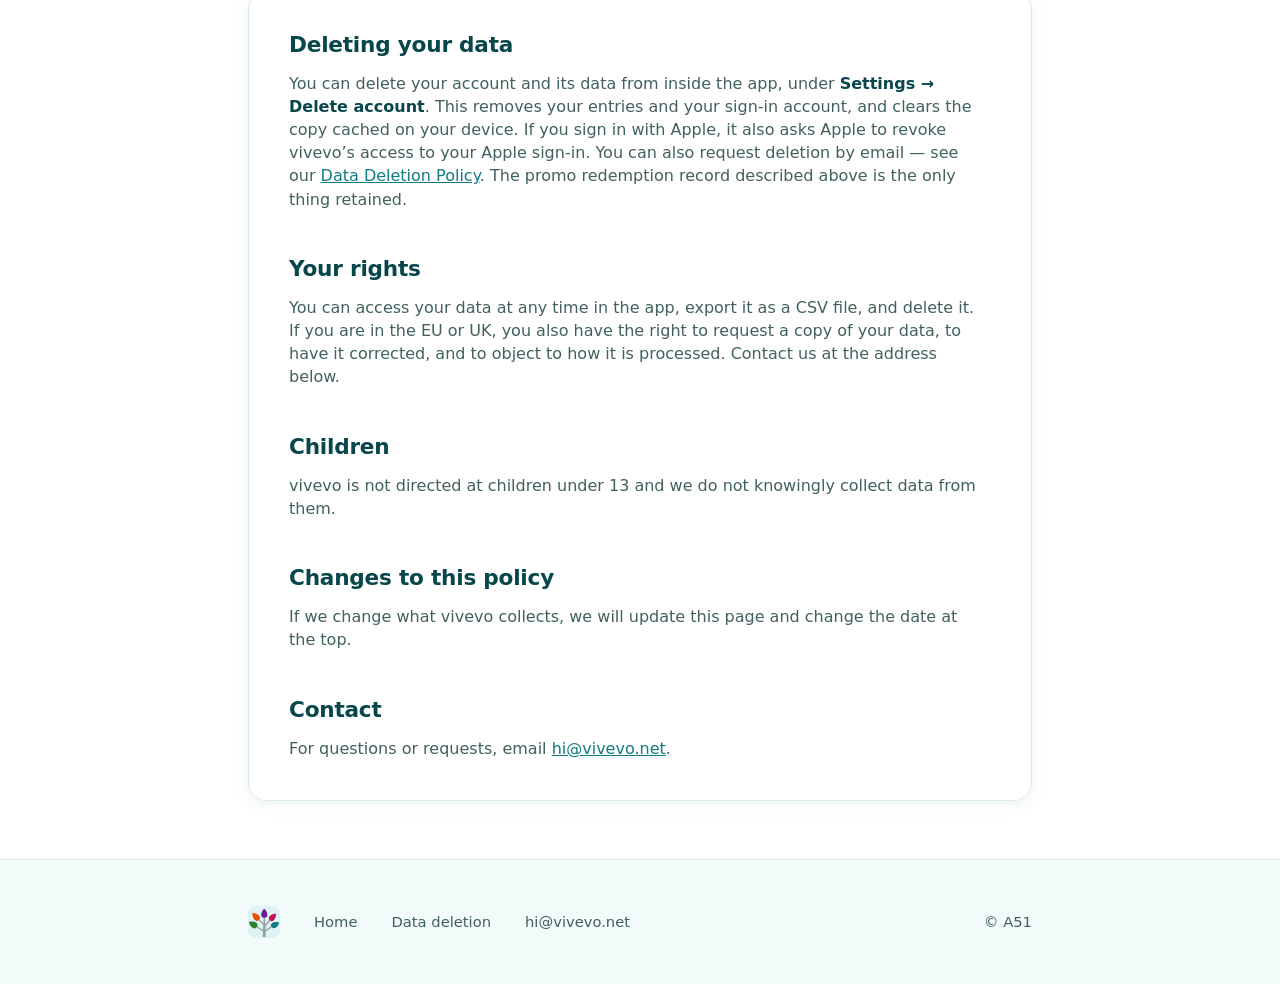
<file: privacy.html>
<!DOCTYPE html>
<html lang="en">
<head>
  <meta charset="UTF-8" />
  <meta name="viewport" content="width=device-width, initial-scale=1" />
  <title>Privacy Policy &middot; vivevo</title>
  <meta name="description" content="What vivevo stores, what never leaves your device, and how to delete your data." />
  <link rel="icon" type="image/svg+xml" href="vivevo.svg" />
  <link rel="stylesheet" href="legal.css" />
  <link rel="alternate" hreflang="en" href="https://vivevo.net/privacy.html" />
  <link rel="alternate" hreflang="de" href="https://vivevo.net/de/datenschutz.html" />
  <link rel="alternate" hreflang="fr" href="https://vivevo.net/fr/confidentialite.html" />
  <link rel="alternate" hreflang="es" href="https://vivevo.net/es/privacidad.html" />
  <link rel="alternate" hreflang="x-default" href="https://vivevo.net/privacy.html" />
</head>
<body>

<header class="wrap top">
  <a class="home" href="index.html">
    <img src="vivevo.svg" alt="" width="46" height="46" />
    <span class="name">vivevo</span>
  </a>
  <nav class="langs" aria-label="Language">
    <a href="privacy.html" hreflang="en" lang="en" title="English" aria-label="English" aria-current="page">EN</a>
    <a href="de/datenschutz.html" hreflang="de" lang="de" title="Deutsch" aria-label="Deutsch">DE</a>
    <a href="fr/confidentialite.html" hreflang="fr" lang="fr" title="Français" aria-label="Français">FR</a>
    <a href="es/privacidad.html" hreflang="es" lang="es" title="Español" aria-label="Español">ES</a>
  </nav>
  <a class="toplink" href="https://play.google.com/store/apps/details?id=io.a51.vivevo">Google&nbsp;Play</a>
</header>

<main class="wrap">

  <div class="pagehead">
    <p class="kicker">Legal</p>
    <h1>Privacy Policy</h1>
    <p class="updated">Last updated: 18 November 2026</p>
    <p class="intro">vivevo is a private journal. What you write in it is yours.
    This page describes exactly what leaves your device and what does not.</p>
  </div>

  <section class="card">
    <h2>Using vivevo without an account</h2>
    <p>You can use vivevo without signing in. In this mode everything you record
    stays on your device only. Nothing is sent to us or to any server, and we
    have no way to see it. If you uninstall the app without signing in, that
    data is gone.</p>

    <h2>What we store when you sign in</h2>
    <p>Signing in is optional. You can sign in with Apple or with Google, on
    Android as well as on iPhone and iPad. If you sign in with Apple, Apple
    provides us with your email address — or, if you use Hide My Email, a
    private relay address instead — and, only the first time you sign in, your
    name. If you sign in with Google, Google provides us with your email
    address, your display name and your profile picture. Either way, the
    following is stored in your account so it can sync between your devices and
    be restored if you change device:</p>
    <ul>
      <li>The ratings you record — a value from 1 to 5, per day, per tracker.</li>
      <li>Any short note you attach to a day. Notes are limited to 100
      characters. This is the most personal thing vivevo stores, and it is never
      used for anything except showing it back to you.</li>
      <li>Which trackers you have switched on, and your streak information.</li>
    </ul>
    <p>Reminder settings and the times you choose are kept on your device.
    Reminders are scheduled locally by your device; we are not involved in
    sending them and we do not know whether you act on them.</p>

    <h2>What we never collect</h2>
    <p>vivevo does not use Google Analytics, Firebase Analytics, advertising
    SDKs, or any tracking or profiling technology. We do not collect your
    location, we do not build a profile of you, we do not use your entries to
    train anything, and we do not sell or share your data with anyone for
    advertising. There are no cookies in the app.</p>
  </section>

  <section class="card">
    <h2>Widgets, Siri and reminders on iPhone and iPad</h2>
    <p>On iPhone and iPad, vivevo offers widgets, Siri and Shortcuts, a Control
    Center control and rating buttons on reminders. What they show — your
    ratings for today, the streaks of your trackers and short texts — is kept
    on your device, in a space shared only between the app and its widgets. A
    rating you give there is saved by the app the next time it opens, exactly
    like one made in the app. vivevo does not send any of this to us or to
    anyone else.</p>

    <h2>Apple Health</h2>
    <p>On iPhone and iPad with iOS 18 or later, vivevo can save your daily Mood
    rating to the Health app as your mood for that day (State of Mind). It
    changes that entry when you edit the rating and removes it when you delete
    the rating. vivevo only writes to Health and reads nothing from it. Health
    data never leaves your device through vivevo: it is not sent to us and it
    is not used for anything else — no advertising, no profiling.</p>
    <div class="note">
      <p>This is off by default. You can turn it on or off at any time in
      <strong>Settings &rarr; Privacy</strong>. If you turn it off, what vivevo
      has saved stays in Health; you can delete it in the Health app.</p>
    </div>
  </section>

  <section class="card">
    <h2>Anonymous error reports</h2>
    <p>So that we can find and fix crashes, vivevo can send anonymous technical
    error reports through Google Firebase Crashlytics. These contain the
    technical details of the failure, your device model, its operating system
    version and the app version.</p>
    <ul>
      <li>They never contain your notes, your name or your email address.</li>
      <li>They are not linked to your account. No account identifier is
      attached, and reports are grouped only by a random identifier created for
      that installation, which is discarded when you uninstall the app.</li>
      <li>Technical messages are automatically stripped of identifying
      information — such as account identifiers, email addresses and links —
      before they leave your device.</li>
    </ul>
    <div class="note">
      <p>You can turn this off at any time in <strong>Settings &rarr;
      Privacy</strong>. Turning it off also deletes any report still waiting on
      your device.</p>
    </div>
  </section>

  <section class="card">
    <h2>Subscriptions and promo codes</h2>
    <p>vivevo+ is billed by Google Play on Android and by the App Store on
    iPhone and iPad. Payment is handled entirely by Google or Apple — we never
    see your card details. We store only what is needed to know whether your
    vivevo+ is active: which plan it came from, when it needs re-checking, and
    the purchase identifier Google or Apple gives us (for the App Store, the
    signed transaction and its original transaction ID).</p>
    <p>For an App Store purchase we also store which vivevo account it belongs
    to, so that one purchase cannot unlock several accounts. This link is
    removed when you delete your account. On iPhone and iPad you can also buy
    vivevo+ without an account; it then stays on that device, with your Apple
    Account, until you sign in.</p>
    <p>Promo codes are available in the Android app only. If you redeem one, we
    permanently keep a small record that the code was redeemed by your account,
    containing the code and the date. This
    record is what stops a code being used more than once, so it is deliberately
    kept even after account deletion. It contains no other information about
    you.</p>

    <h2>Where your data is stored</h2>
    <p>Data for signed-in users is stored using Google Firebase — Cloud
    Firestore and Firebase Authentication. Google processes it on our behalf as
    our service provider. A copy is also cached on your device so the app works
    offline. If you sign in with Apple or buy on the App Store, Apple handles
    that sign-in or payment, as described above.</p>

    <h2>Data retention</h2>
    <p>Your data is kept for as long as your account exists. Backups may persist
    for a short period after deletion for operational reasons.</p>
  </section>

  <section class="card">
    <h2>Deleting your data</h2>
    <p>You can delete your account and its data from inside the app, under
    <strong>Settings &rarr; Delete account</strong>. This removes your entries
    and your sign-in account, and clears the copy cached on your device. If you
    sign in with Apple, it also asks Apple to revoke vivevo’s access to your
    Apple sign-in. You can also request deletion by email — see our
    <a href="data_deletion.html">Data Deletion Policy</a>. The promo redemption
    record described above is the only thing retained.</p>

    <h2>Your rights</h2>
    <p>You can access your data at any time in the app, export it as a CSV file,
    and delete it. If you are in the EU or UK, you also have the right to
    request a copy of your data, to have it corrected, and to object to how it
    is processed. Contact us at the address below.</p>

    <h2>Children</h2>
    <p>vivevo is not directed at children under 13 and we do not knowingly
    collect data from them.</p>

    <h2>Changes to this policy</h2>
    <p>If we change what vivevo collects, we will update this page and change
    the date at the top.</p>

    <h2>Contact</h2>
    <p>For questions or requests, email
    <a href="mailto:hi@vivevo.net">hi@vivevo.net</a>.</p>
  </section>

</main>

<footer>
  <div class="wrap frow">
    <img src="vivevo.svg" alt="vivevo logo" width="32" height="32" />
    <a href="index.html">Home</a>
    <a href="data_deletion.html">Data deletion</a>
    <a href="mailto:hi@vivevo.net">hi@vivevo.net</a>
    <span class="copy">&copy; <a href="https://a51.io">A51</a></span>
  </div>
</footer>

</body>
</html>
</file>
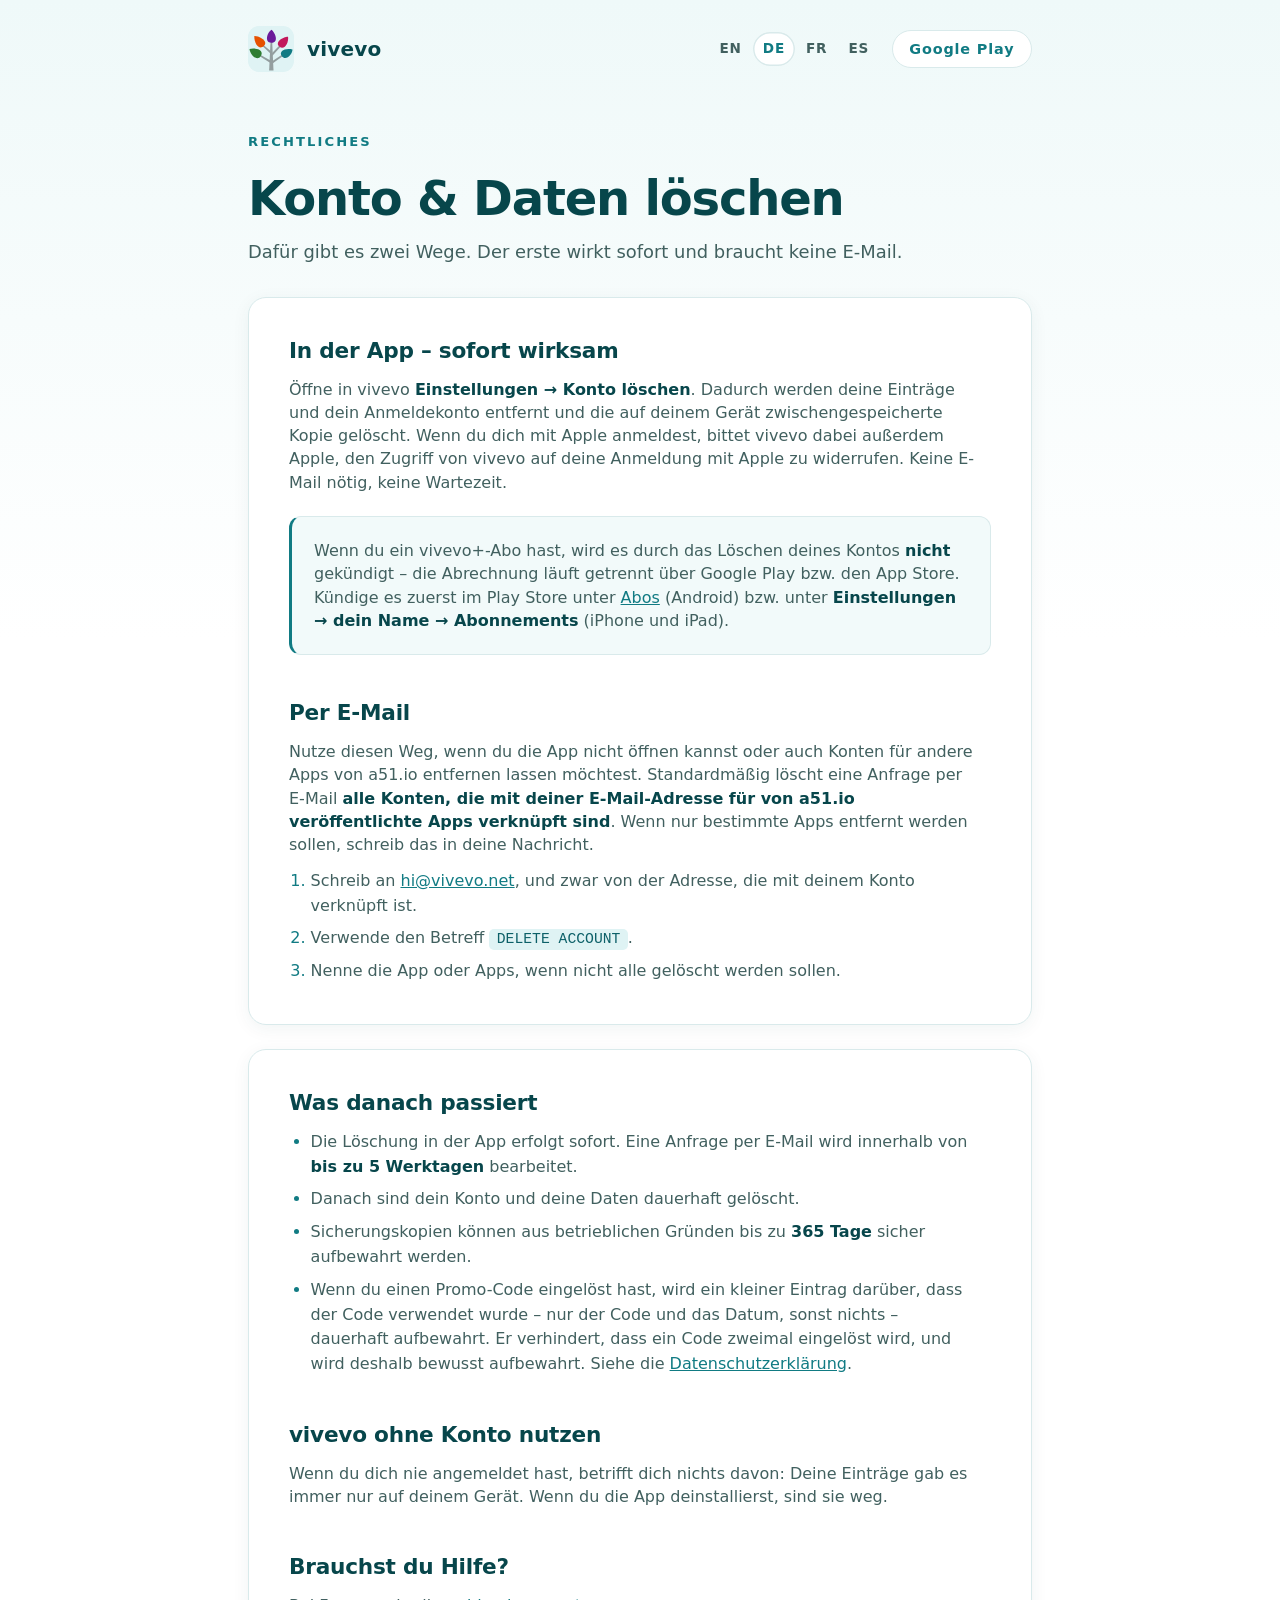
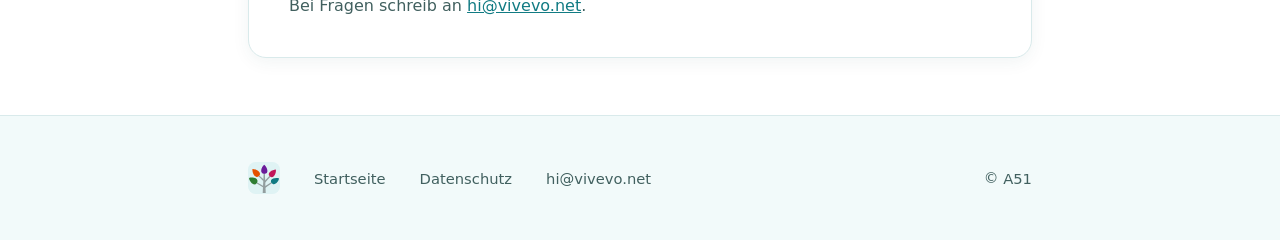
<file: de/datenloeschung.html>
<!DOCTYPE html>
<html lang="de">
<head>
  <meta charset="UTF-8" />
  <meta name="viewport" content="width=device-width, initial-scale=1" />
  <title>Konto &amp; Daten löschen &middot; vivevo</title>
  <meta name="description" content="So löschst du dein vivevo-Konto und deine Daten – in der App oder per E-Mail." />
  <link rel="icon" type="image/svg+xml" href="../vivevo.svg" />
  <link rel="stylesheet" href="../legal.css" />
  <link rel="alternate" hreflang="en" href="https://vivevo.net/data_deletion.html" />
  <link rel="alternate" hreflang="de" href="https://vivevo.net/de/datenloeschung.html" />
  <link rel="alternate" hreflang="fr" href="https://vivevo.net/fr/suppression-donnees.html" />
  <link rel="alternate" hreflang="es" href="https://vivevo.net/es/eliminacion-datos.html" />
  <link rel="alternate" hreflang="x-default" href="https://vivevo.net/data_deletion.html" />
</head>
<body>

<header class="wrap top">
  <a class="home" href="index.html">
    <img src="../vivevo.svg" alt="" width="46" height="46" />
    <span class="name">vivevo</span>
  </a>
  <nav class="langs" aria-label="Sprache">
    <a href="../data_deletion.html" hreflang="en" lang="en" title="English" aria-label="English">EN</a>
    <a href="datenloeschung.html" hreflang="de" lang="de" title="Deutsch" aria-label="Deutsch" aria-current="page">DE</a>
    <a href="../fr/suppression-donnees.html" hreflang="fr" lang="fr" title="Français" aria-label="Français">FR</a>
    <a href="../es/eliminacion-datos.html" hreflang="es" lang="es" title="Español" aria-label="Español">ES</a>
  </nav>
  <a class="toplink" href="https://play.google.com/store/apps/details?id=io.a51.vivevo&amp;hl=de">Google&nbsp;Play</a>
</header>

<main class="wrap">

  <div class="pagehead">
    <p class="kicker">Rechtliches</p>
    <h1>Konto &amp; Daten löschen</h1>
    <p class="intro">Dafür gibt es zwei Wege. Der erste wirkt sofort und braucht
    keine E-Mail.</p>
  </div>

  <section class="card">
    <h2>In der App – sofort wirksam</h2>
    <p>Öffne in vivevo <strong>Einstellungen &rarr; Konto löschen</strong>. Dadurch
    werden deine Einträge und dein Anmeldekonto entfernt und die auf deinem Gerät
    zwischengespeicherte Kopie gelöscht. Wenn du dich mit Apple anmeldest, bittet
    vivevo dabei außerdem Apple, den Zugriff von vivevo auf deine Anmeldung mit
    Apple zu widerrufen. Keine E-Mail nötig, keine Wartezeit.</p>
    <div class="note">
      <p>Wenn du ein vivevo+-Abo hast, wird es durch das Löschen deines Kontos
      <strong>nicht</strong> gekündigt – die Abrechnung läuft getrennt über Google
      Play bzw. den App Store. Kündige es zuerst im Play Store unter
      <a href="https://play.google.com/store/account/subscriptions?hl=de">Abos</a>
      (Android) bzw. unter <strong>Einstellungen &rarr; dein Name &rarr;
      Abonnements</strong> (iPhone und iPad).</p>
    </div>

    <h2>Per E-Mail</h2>
    <p>Nutze diesen Weg, wenn du die App nicht öffnen kannst oder auch Konten für
    andere Apps von a51.io entfernen lassen möchtest. Standardmäßig löscht eine
    Anfrage per E-Mail <strong>alle Konten, die mit deiner E-Mail-Adresse für von
    a51.io veröffentlichte Apps verknüpft sind</strong>. Wenn nur bestimmte Apps
    entfernt werden sollen, schreib das in deine Nachricht.</p>
    <ol>
      <li>Schreib an <a href="mailto:hi@vivevo.net">hi@vivevo.net</a>, und zwar von
      der Adresse, die mit deinem Konto verknüpft ist.</li>
      <li>Verwende den Betreff <code>DELETE ACCOUNT</code>.</li>
      <li>Nenne die App oder Apps, wenn nicht alle gelöscht werden sollen.</li>
    </ol>
  </section>

  <section class="card">
    <h2>Was danach passiert</h2>
    <ul>
      <li>Die Löschung in der App erfolgt sofort. Eine Anfrage per E-Mail wird
      innerhalb von <strong>bis zu 5 Werktagen</strong> bearbeitet.</li>
      <li>Danach sind dein Konto und deine Daten dauerhaft gelöscht.</li>
      <li>Sicherungskopien können aus betrieblichen Gründen bis zu
      <strong>365 Tage</strong> sicher aufbewahrt werden.</li>
      <li>Wenn du einen Promo-Code eingelöst hast, wird ein kleiner Eintrag darüber,
      dass der Code verwendet wurde – nur der Code und das Datum, sonst nichts –
      dauerhaft aufbewahrt. Er verhindert, dass ein Code zweimal eingelöst wird, und
      wird deshalb bewusst aufbewahrt. Siehe die
      <a href="datenschutz.html">Datenschutzerklärung</a>.</li>
    </ul>

    <h2>vivevo ohne Konto nutzen</h2>
    <p>Wenn du dich nie angemeldet hast, betrifft dich nichts davon: Deine Einträge
    gab es immer nur auf deinem Gerät. Wenn du die App deinstallierst, sind sie
    weg.</p>

    <h2>Brauchst du Hilfe?</h2>
    <p>Bei Fragen schreib an <a href="mailto:hi@vivevo.net">hi@vivevo.net</a>.</p>
  </section>

</main>

<footer>
  <div class="wrap frow">
    <img src="../vivevo.svg" alt="vivevo-Logo" width="32" height="32" />
    <a href="index.html">Startseite</a>
    <a href="datenschutz.html">Datenschutz</a>
    <a href="mailto:hi@vivevo.net">hi@vivevo.net</a>
    <span class="copy">&copy; <a href="https://a51.io">A51</a></span>
  </div>
</footer>

</body>
</html>
</file>
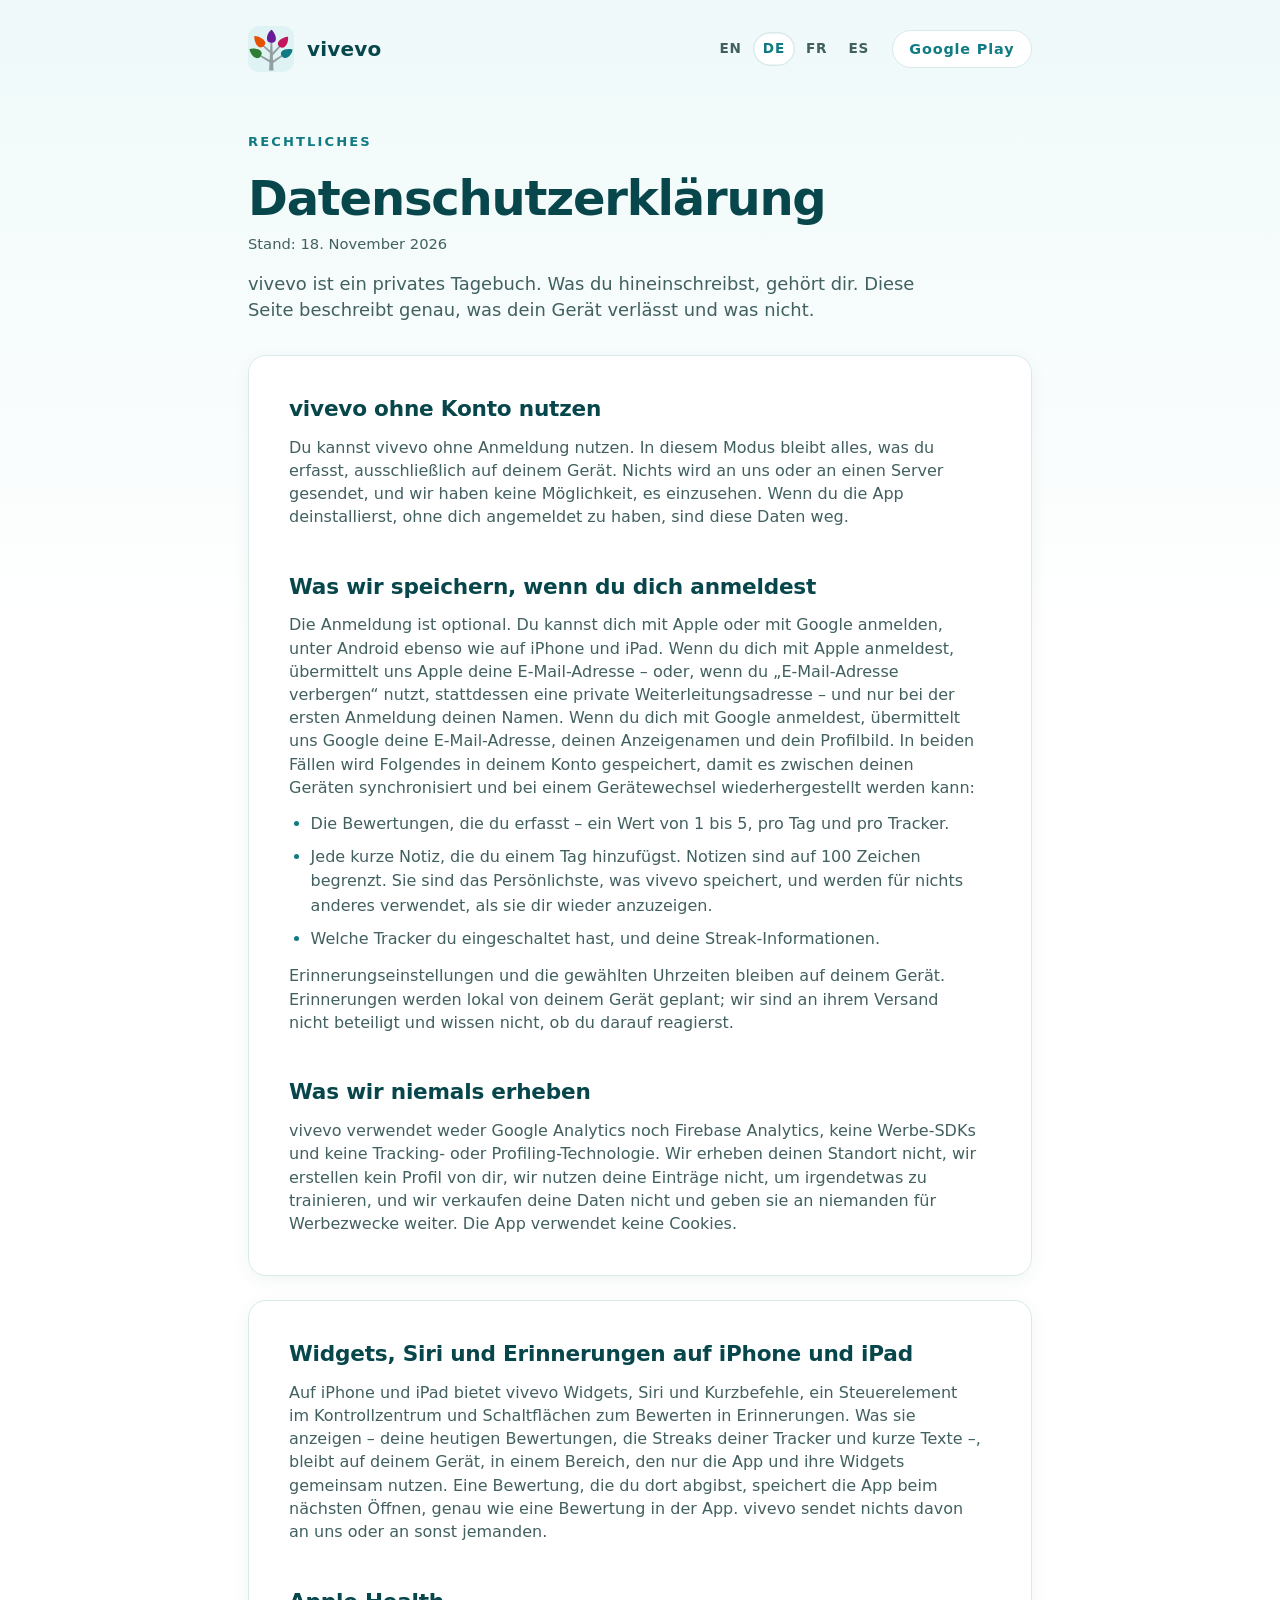
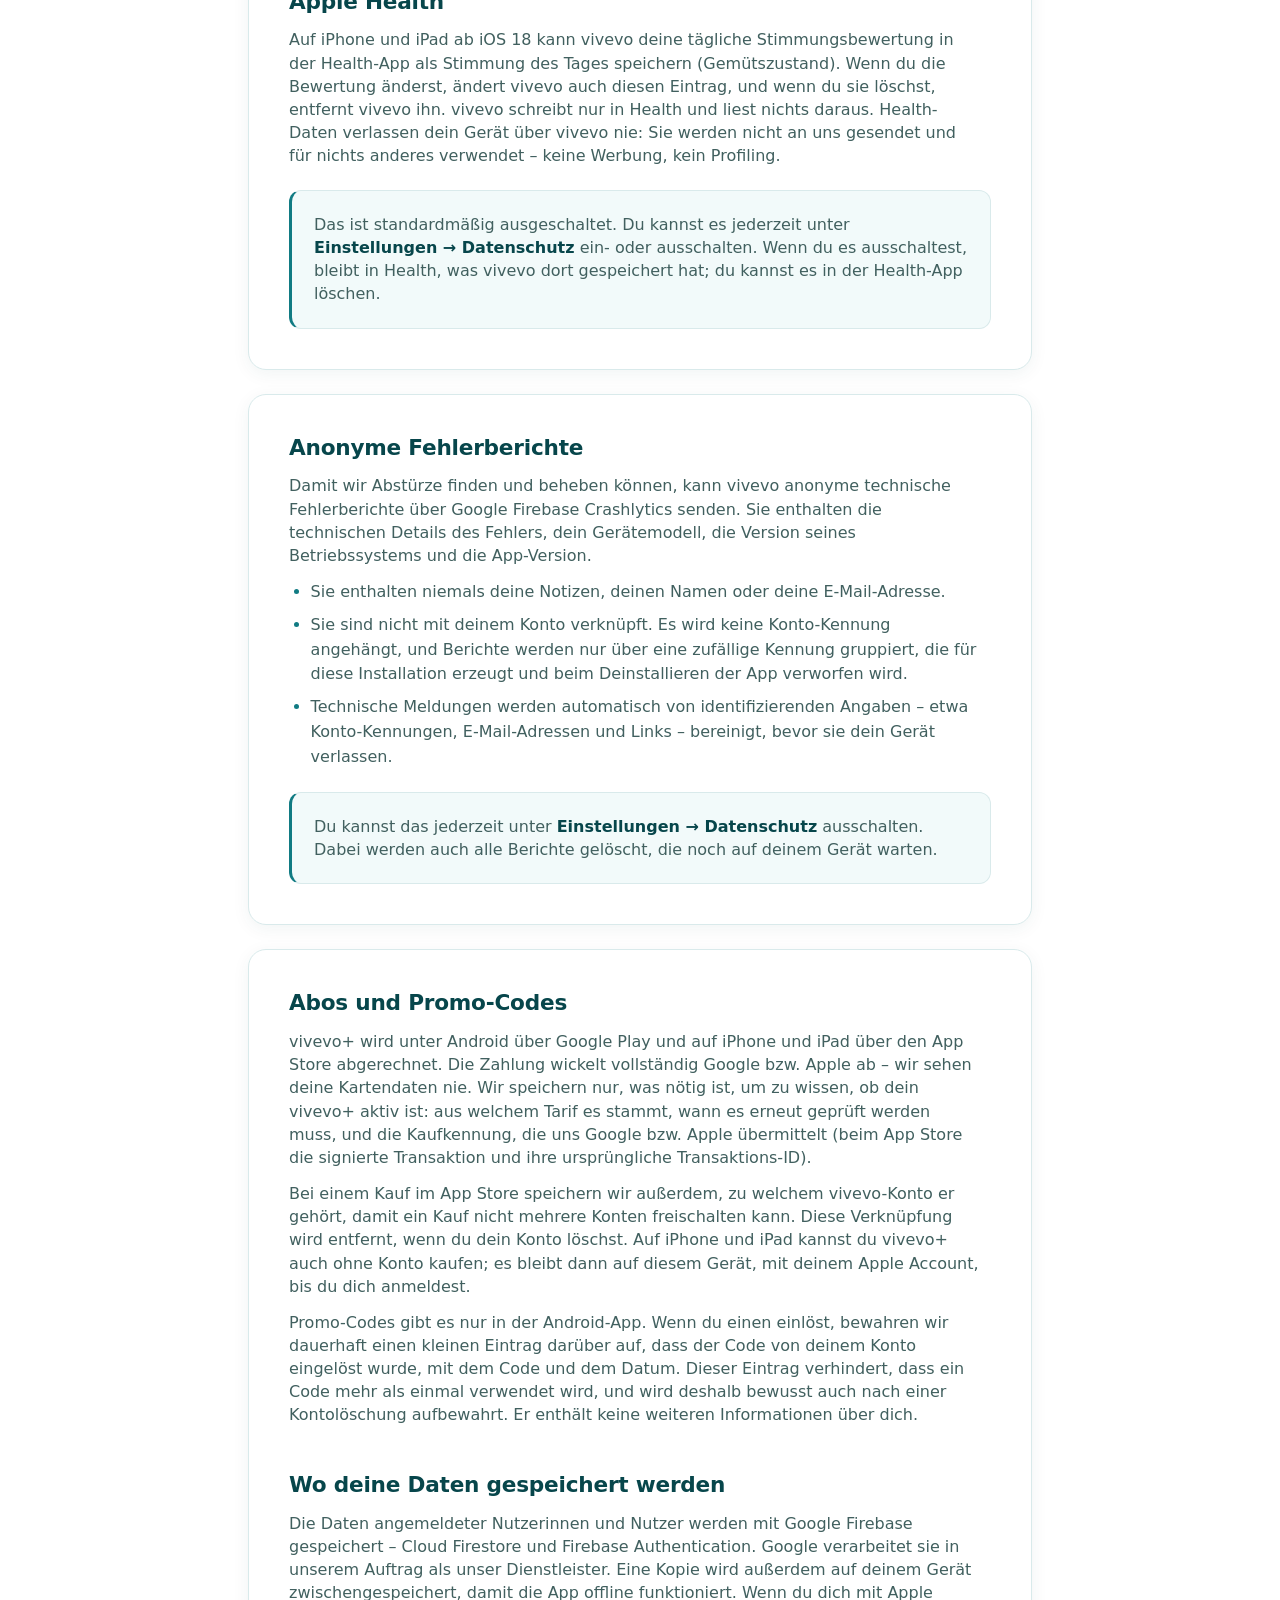
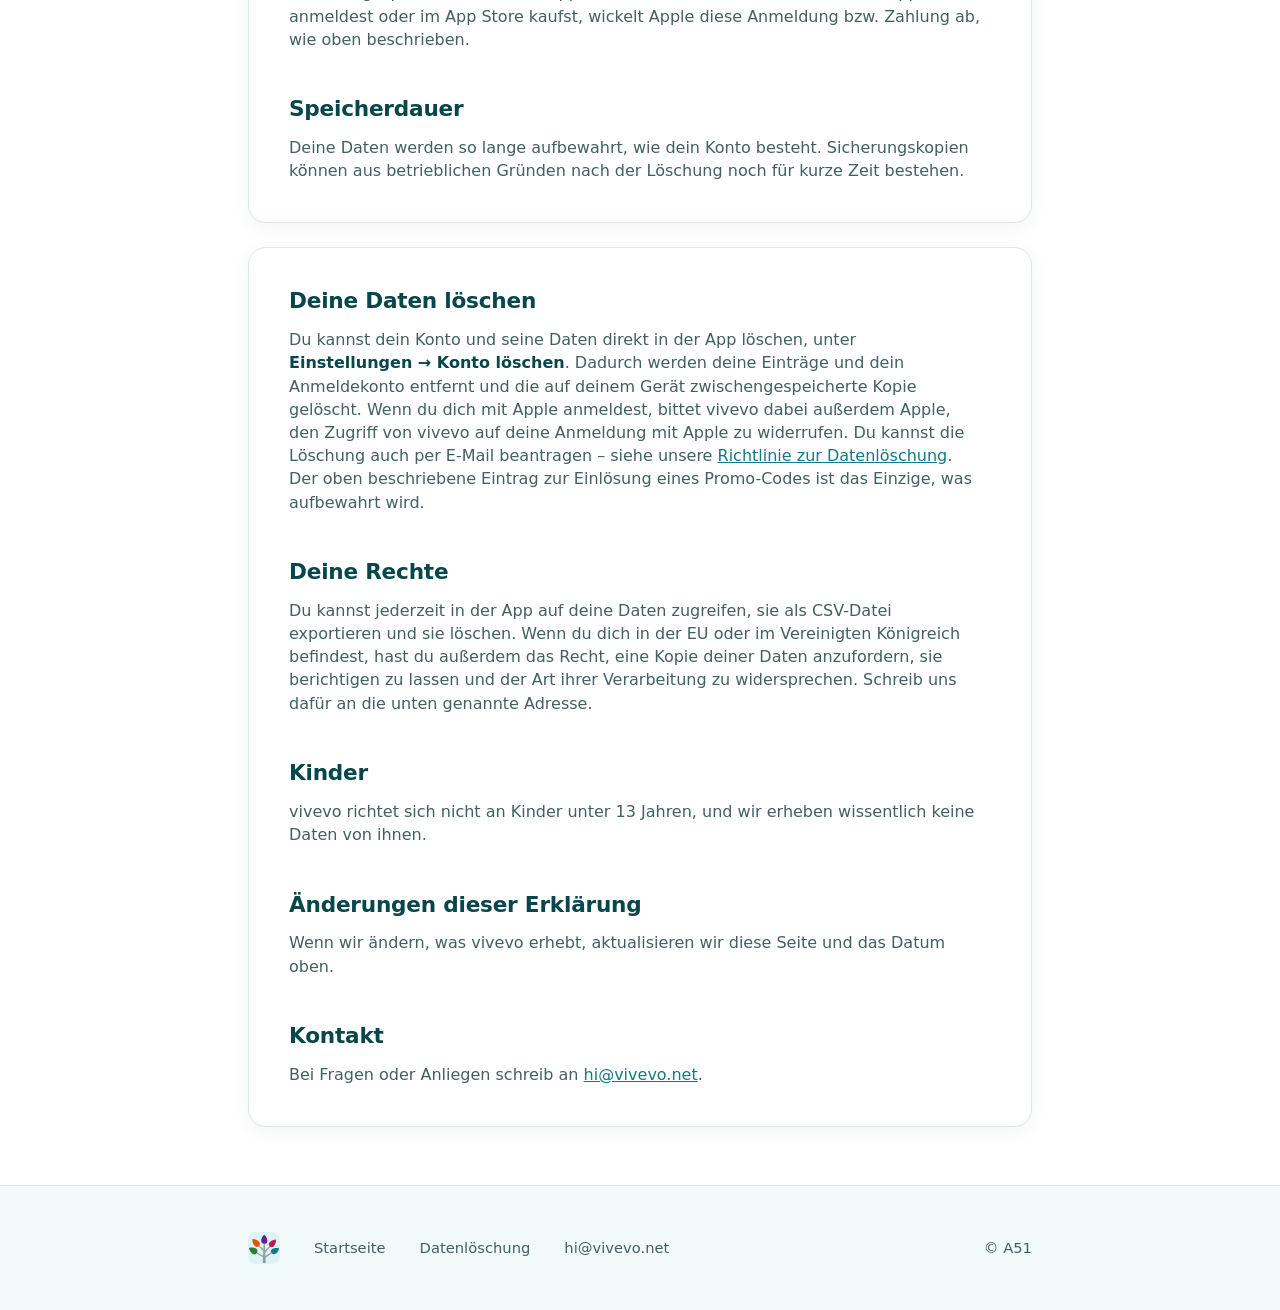
<file: de/datenschutz.html>
<!DOCTYPE html>
<html lang="de">
<head>
  <meta charset="UTF-8" />
  <meta name="viewport" content="width=device-width, initial-scale=1" />
  <title>Datenschutzerklärung &middot; vivevo</title>
  <meta name="description" content="Was vivevo speichert, was dein Gerät nie verlässt und wie du deine Daten löschst." />
  <link rel="icon" type="image/svg+xml" href="../vivevo.svg" />
  <link rel="stylesheet" href="../legal.css" />
  <link rel="alternate" hreflang="en" href="https://vivevo.net/privacy.html" />
  <link rel="alternate" hreflang="de" href="https://vivevo.net/de/datenschutz.html" />
  <link rel="alternate" hreflang="fr" href="https://vivevo.net/fr/confidentialite.html" />
  <link rel="alternate" hreflang="es" href="https://vivevo.net/es/privacidad.html" />
  <link rel="alternate" hreflang="x-default" href="https://vivevo.net/privacy.html" />
</head>
<body>

<header class="wrap top">
  <a class="home" href="index.html">
    <img src="../vivevo.svg" alt="" width="46" height="46" />
    <span class="name">vivevo</span>
  </a>
  <nav class="langs" aria-label="Sprache">
    <a href="../privacy.html" hreflang="en" lang="en" title="English" aria-label="English">EN</a>
    <a href="datenschutz.html" hreflang="de" lang="de" title="Deutsch" aria-label="Deutsch" aria-current="page">DE</a>
    <a href="../fr/confidentialite.html" hreflang="fr" lang="fr" title="Français" aria-label="Français">FR</a>
    <a href="../es/privacidad.html" hreflang="es" lang="es" title="Español" aria-label="Español">ES</a>
  </nav>
  <a class="toplink" href="https://play.google.com/store/apps/details?id=io.a51.vivevo&amp;hl=de">Google&nbsp;Play</a>
</header>

<main class="wrap">

  <div class="pagehead">
    <p class="kicker">Rechtliches</p>
    <h1>Datenschutz&shy;erklärung</h1>
    <p class="updated">Stand: 18. November 2026</p>
    <p class="intro">vivevo ist ein privates Tagebuch. Was du hineinschreibst, gehört
    dir. Diese Seite beschreibt genau, was dein Gerät verlässt und was nicht.</p>
  </div>

  <section class="card">
    <h2>vivevo ohne Konto nutzen</h2>
    <p>Du kannst vivevo ohne Anmeldung nutzen. In diesem Modus bleibt alles, was du
    erfasst, ausschließlich auf deinem Gerät. Nichts wird an uns oder an einen
    Server gesendet, und wir haben keine Möglichkeit, es einzusehen. Wenn du die App
    deinstallierst, ohne dich angemeldet zu haben, sind diese Daten weg.</p>

    <h2>Was wir speichern, wenn du dich anmeldest</h2>
    <p>Die Anmeldung ist optional. Du kannst dich mit Apple oder mit Google
    anmelden, unter Android ebenso wie auf iPhone und iPad. Wenn du dich mit Apple
    anmeldest, übermittelt uns Apple deine E-Mail-Adresse – oder, wenn du
    „E-Mail-Adresse verbergen“ nutzt, stattdessen eine private Weiterleitungsadresse –
    und nur bei der ersten Anmeldung deinen Namen. Wenn du dich mit Google
    anmeldest, übermittelt uns Google deine E-Mail-Adresse, deinen Anzeigenamen und
    dein Profilbild. In beiden Fällen wird Folgendes in deinem Konto gespeichert,
    damit es zwischen deinen Geräten synchronisiert und bei einem Gerätewechsel
    wiederhergestellt werden kann:</p>
    <ul>
      <li>Die Bewertungen, die du erfasst – ein Wert von 1 bis 5, pro Tag und pro
      Tracker.</li>
      <li>Jede kurze Notiz, die du einem Tag hinzufügst. Notizen sind auf 100 Zeichen
      begrenzt. Sie sind das Persönlichste, was vivevo speichert, und werden für
      nichts anderes verwendet, als sie dir wieder anzuzeigen.</li>
      <li>Welche Tracker du eingeschaltet hast, und deine Streak-Informationen.</li>
    </ul>
    <p>Erinnerungseinstellungen und die gewählten Uhrzeiten bleiben auf deinem
    Gerät. Erinnerungen werden lokal von deinem Gerät geplant; wir sind an ihrem
    Versand nicht beteiligt und wissen nicht, ob du darauf reagierst.</p>

    <h2>Was wir niemals erheben</h2>
    <p>vivevo verwendet weder Google Analytics noch Firebase Analytics, keine
    Werbe-SDKs und keine Tracking- oder Profiling-Technologie. Wir erheben deinen
    Standort nicht, wir erstellen kein Profil von dir, wir nutzen deine Einträge
    nicht, um irgendetwas zu trainieren, und wir verkaufen deine Daten nicht und
    geben sie an niemanden für Werbezwecke weiter. Die App verwendet keine
    Cookies.</p>
  </section>

  <section class="card">
    <h2>Widgets, Siri und Erinnerungen auf iPhone und iPad</h2>
    <p>Auf iPhone und iPad bietet vivevo Widgets, Siri und Kurzbefehle, ein
    Steuerelement im Kontrollzentrum und Schaltflächen zum Bewerten in
    Erinnerungen. Was sie anzeigen – deine heutigen Bewertungen, die Streaks
    deiner Tracker und kurze Texte –, bleibt auf deinem Gerät, in einem Bereich,
    den nur die App und ihre Widgets gemeinsam nutzen. Eine Bewertung, die du dort
    abgibst, speichert die App beim nächsten Öffnen, genau wie eine Bewertung in
    der App. vivevo sendet nichts davon an uns oder an sonst jemanden.</p>

    <h2>Apple Health</h2>
    <p>Auf iPhone und iPad ab iOS 18 kann vivevo deine tägliche
    Stimmungsbewertung in der Health-App als Stimmung des Tages speichern
    (Gemütszustand). Wenn du die Bewertung änderst, ändert vivevo auch diesen
    Eintrag, und wenn du sie löschst, entfernt vivevo ihn. vivevo schreibt nur in
    Health und liest nichts daraus. Health-Daten verlassen dein Gerät über vivevo
    nie: Sie werden nicht an uns gesendet und für nichts anderes verwendet – keine
    Werbung, kein Profiling.</p>
    <div class="note">
      <p>Das ist standardmäßig ausgeschaltet. Du kannst es jederzeit unter
      <strong>Einstellungen &rarr; Datenschutz</strong> ein- oder ausschalten.
      Wenn du es ausschaltest, bleibt in Health, was vivevo dort gespeichert hat;
      du kannst es in der Health-App löschen.</p>
    </div>
  </section>

  <section class="card">
    <h2>Anonyme Fehlerberichte</h2>
    <p>Damit wir Abstürze finden und beheben können, kann vivevo anonyme technische
    Fehlerberichte über Google Firebase Crashlytics senden. Sie enthalten die
    technischen Details des Fehlers, dein Gerätemodell, die Version seines
    Betriebssystems und die App-Version.</p>
    <ul>
      <li>Sie enthalten niemals deine Notizen, deinen Namen oder deine
      E-Mail-Adresse.</li>
      <li>Sie sind nicht mit deinem Konto verknüpft. Es wird keine Konto-Kennung
      angehängt, und Berichte werden nur über eine zufällige Kennung gruppiert, die
      für diese Installation erzeugt und beim Deinstallieren der App verworfen
      wird.</li>
      <li>Technische Meldungen werden automatisch von identifizierenden Angaben –
      etwa Konto-Kennungen, E-Mail-Adressen und Links – bereinigt, bevor sie dein
      Gerät verlassen.</li>
    </ul>
    <div class="note">
      <p>Du kannst das jederzeit unter <strong>Einstellungen &rarr;
      Datenschutz</strong> ausschalten. Dabei werden auch alle Berichte gelöscht,
      die noch auf deinem Gerät warten.</p>
    </div>
  </section>

  <section class="card">
    <h2>Abos und Promo-Codes</h2>
    <p>vivevo+ wird unter Android über Google Play und auf iPhone und iPad über den
    App Store abgerechnet. Die Zahlung wickelt vollständig Google bzw. Apple ab –
    wir sehen deine Kartendaten nie. Wir speichern nur, was nötig ist, um zu
    wissen, ob dein vivevo+ aktiv ist: aus welchem Tarif es stammt, wann es erneut
    geprüft werden muss, und die Kaufkennung, die uns Google bzw. Apple übermittelt
    (beim App Store die signierte Transaktion und ihre ursprüngliche
    Transaktions-ID).</p>
    <p>Bei einem Kauf im App Store speichern wir außerdem, zu welchem vivevo-Konto
    er gehört, damit ein Kauf nicht mehrere Konten freischalten kann. Diese
    Verknüpfung wird entfernt, wenn du dein Konto löschst. Auf iPhone und iPad
    kannst du vivevo+ auch ohne Konto kaufen; es bleibt dann auf diesem Gerät, mit
    deinem Apple Account, bis du dich anmeldest.</p>
    <p>Promo-Codes gibt es nur in der Android-App. Wenn du einen einlöst, bewahren
    wir dauerhaft einen kleinen Eintrag darüber auf, dass der Code von deinem Konto
    eingelöst wurde, mit dem Code
    und dem Datum. Dieser Eintrag verhindert, dass ein Code mehr als einmal verwendet
    wird, und wird deshalb bewusst auch nach einer Kontolöschung aufbewahrt. Er
    enthält keine weiteren Informationen über dich.</p>

    <h2>Wo deine Daten gespeichert werden</h2>
    <p>Die Daten angemeldeter Nutzerinnen und Nutzer werden mit Google Firebase
    gespeichert – Cloud Firestore und Firebase Authentication. Google verarbeitet sie
    in unserem Auftrag als unser Dienstleister. Eine Kopie wird außerdem auf deinem
    Gerät zwischengespeichert, damit die App offline funktioniert. Wenn du dich mit
    Apple anmeldest oder im App Store kaufst, wickelt Apple diese Anmeldung bzw.
    Zahlung ab, wie oben beschrieben.</p>

    <h2>Speicherdauer</h2>
    <p>Deine Daten werden so lange aufbewahrt, wie dein Konto besteht.
    Sicherungskopien können aus betrieblichen Gründen nach der Löschung noch für
    kurze Zeit bestehen.</p>
  </section>

  <section class="card">
    <h2>Deine Daten löschen</h2>
    <p>Du kannst dein Konto und seine Daten direkt in der App löschen, unter
    <strong>Einstellungen &rarr; Konto löschen</strong>. Dadurch werden deine
    Einträge und dein Anmeldekonto entfernt und die auf deinem Gerät
    zwischengespeicherte Kopie gelöscht. Wenn du dich mit Apple anmeldest, bittet
    vivevo dabei außerdem Apple, den Zugriff von vivevo auf deine Anmeldung mit
    Apple zu widerrufen. Du kannst die Löschung auch per E-Mail
    beantragen – siehe unsere <a href="datenloeschung.html">Richtlinie zur
    Datenlöschung</a>. Der oben beschriebene Eintrag zur Einlösung eines Promo-Codes
    ist das Einzige, was aufbewahrt wird.</p>

    <h2>Deine Rechte</h2>
    <p>Du kannst jederzeit in der App auf deine Daten zugreifen, sie als CSV-Datei
    exportieren und sie löschen. Wenn du dich in der EU oder im Vereinigten
    Königreich befindest, hast du außerdem das Recht, eine Kopie deiner Daten
    anzufordern, sie berichtigen zu lassen und der Art ihrer Verarbeitung zu
    widersprechen. Schreib uns dafür an die unten genannte Adresse.</p>

    <h2>Kinder</h2>
    <p>vivevo richtet sich nicht an Kinder unter 13 Jahren, und wir erheben
    wissentlich keine Daten von ihnen.</p>

    <h2>Änderungen dieser Erklärung</h2>
    <p>Wenn wir ändern, was vivevo erhebt, aktualisieren wir diese Seite und das
    Datum oben.</p>

    <h2>Kontakt</h2>
    <p>Bei Fragen oder Anliegen schreib an
    <a href="mailto:hi@vivevo.net">hi@vivevo.net</a>.</p>
  </section>

</main>

<footer>
  <div class="wrap frow">
    <img src="../vivevo.svg" alt="vivevo-Logo" width="32" height="32" />
    <a href="index.html">Startseite</a>
    <a href="datenloeschung.html">Datenlöschung</a>
    <a href="mailto:hi@vivevo.net">hi@vivevo.net</a>
    <span class="copy">&copy; <a href="https://a51.io">A51</a></span>
  </div>
</footer>

</body>
</html>
</file>
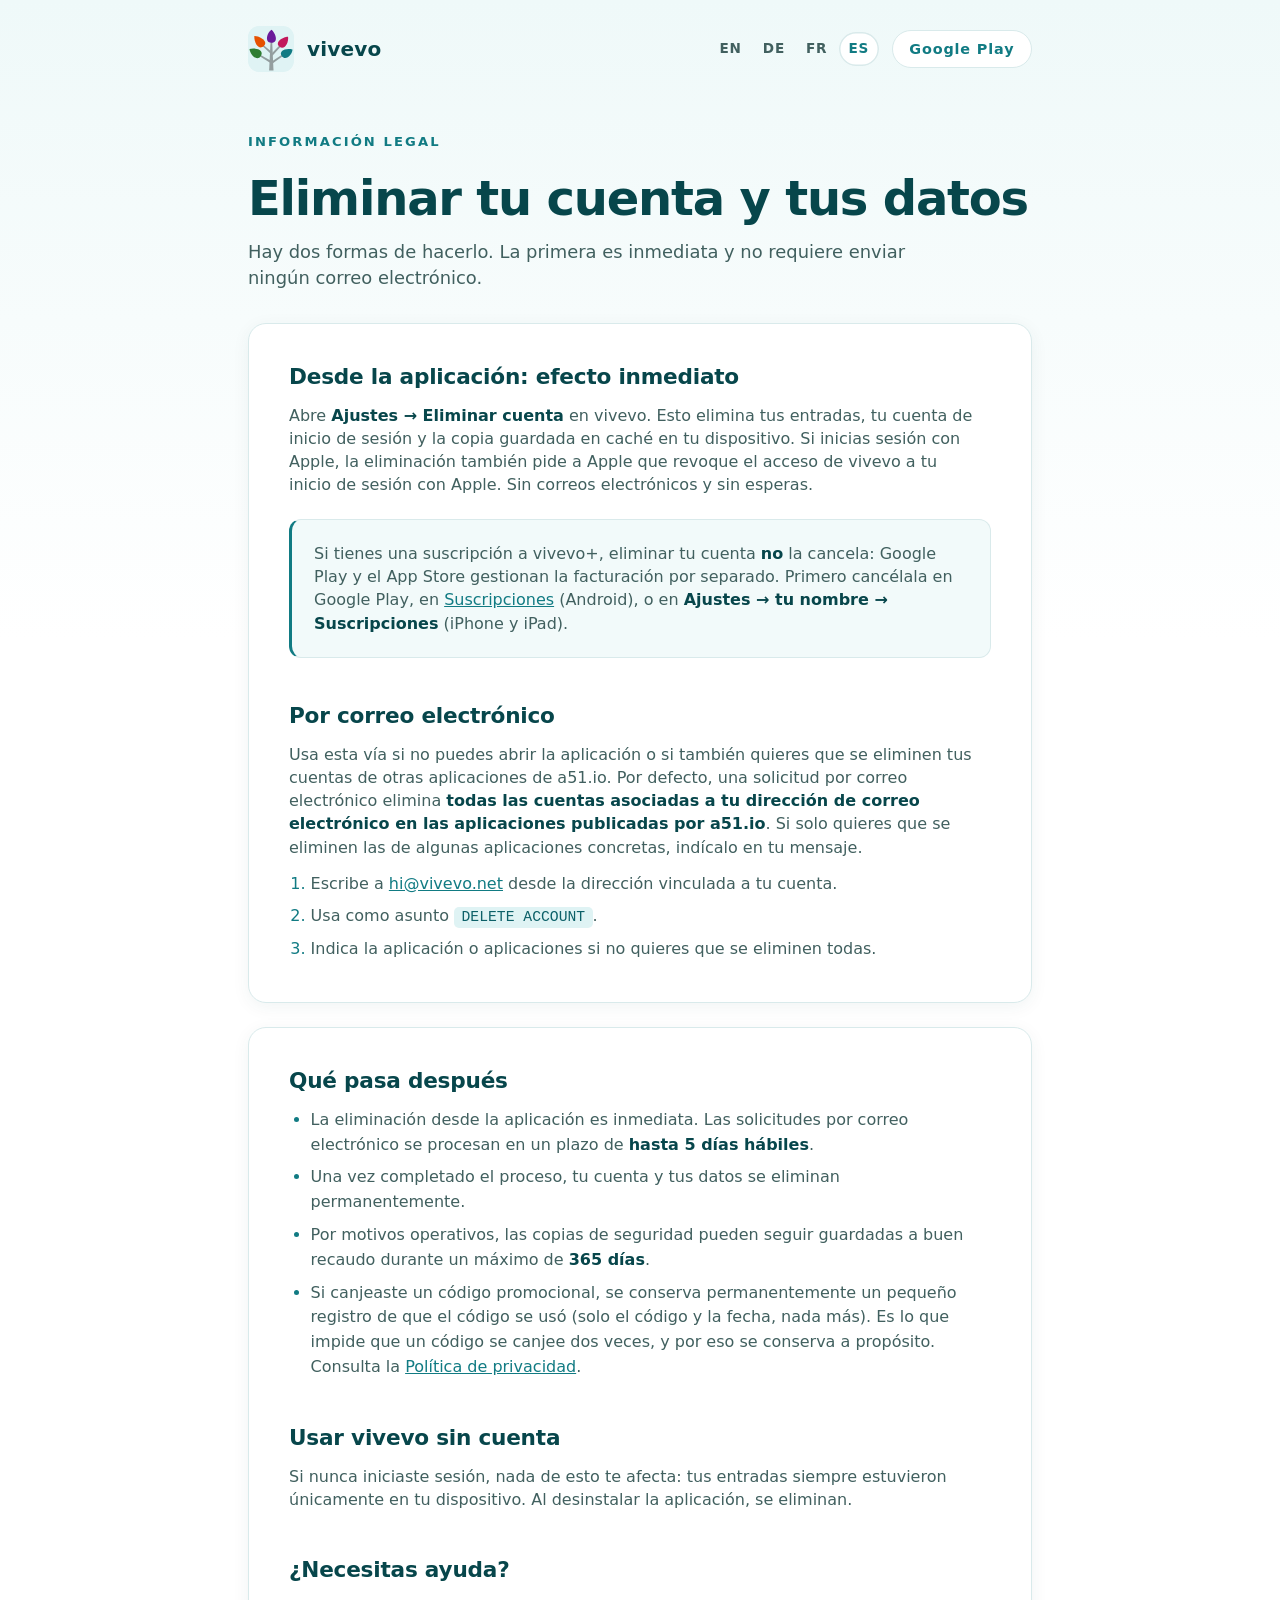
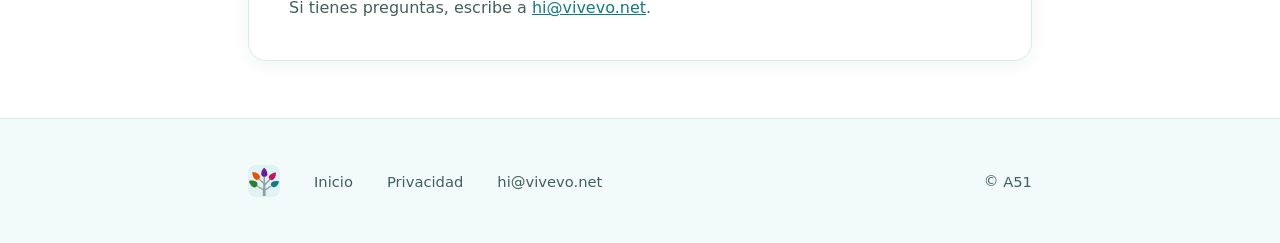
<file: es/eliminacion-datos.html>
<!DOCTYPE html>
<html lang="es">
<head>
  <meta charset="UTF-8" />
  <meta name="viewport" content="width=device-width, initial-scale=1" />
  <title>Eliminar tu cuenta y tus datos &middot; vivevo</title>
  <meta name="description" content="Cómo eliminar tu cuenta de vivevo y tus datos: desde la aplicación o por correo electrónico." />
  <link rel="icon" type="image/svg+xml" href="../vivevo.svg" />
  <link rel="stylesheet" href="../legal.css" />
  <link rel="alternate" hreflang="en" href="https://vivevo.net/data_deletion.html" />
  <link rel="alternate" hreflang="de" href="https://vivevo.net/de/datenloeschung.html" />
  <link rel="alternate" hreflang="fr" href="https://vivevo.net/fr/suppression-donnees.html" />
  <link rel="alternate" hreflang="es" href="https://vivevo.net/es/eliminacion-datos.html" />
  <link rel="alternate" hreflang="x-default" href="https://vivevo.net/data_deletion.html" />
</head>
<body>

<header class="wrap top">
  <a class="home" href="index.html">
    <img src="../vivevo.svg" alt="" width="46" height="46" />
    <span class="name">vivevo</span>
  </a>
  <nav class="langs" aria-label="Idioma">
    <a href="../data_deletion.html" hreflang="en" lang="en" title="English" aria-label="English">EN</a>
    <a href="../de/datenloeschung.html" hreflang="de" lang="de" title="Deutsch" aria-label="Deutsch">DE</a>
    <a href="../fr/suppression-donnees.html" hreflang="fr" lang="fr" title="Français" aria-label="Français">FR</a>
    <a href="eliminacion-datos.html" hreflang="es" lang="es" title="Español" aria-label="Español" aria-current="page">ES</a>
  </nav>
  <a class="toplink" href="https://play.google.com/store/apps/details?id=io.a51.vivevo&amp;hl=es">Google&nbsp;Play</a>
</header>

<main class="wrap">

  <div class="pagehead">
    <p class="kicker">Información legal</p>
    <h1>Eliminar tu cuenta y tus datos</h1>
    <p class="intro">Hay dos formas de hacerlo. La primera es inmediata y no
    requiere enviar ningún correo electrónico.</p>
  </div>

  <section class="card">
    <h2>Desde la aplicación: efecto inmediato</h2>
    <p>Abre <strong>Ajustes &rarr; Eliminar cuenta</strong> en vivevo. Esto
    elimina tus entradas, tu cuenta de inicio de sesión y la copia guardada en
    caché en tu dispositivo. Si inicias sesión con Apple, la eliminación también
    pide a Apple que revoque el acceso de vivevo a tu inicio de sesión con Apple.
    Sin correos electrónicos y sin esperas.</p>
    <div class="note">
      <p>Si tienes una suscripción a vivevo+, eliminar tu cuenta
      <strong>no</strong> la cancela: Google Play y el App Store gestionan la
      facturación por separado. Primero cancélala en Google Play, en
      <a href="https://play.google.com/store/account/subscriptions?hl=es">Suscripciones</a>
      (Android), o en <strong>Ajustes &rarr; tu nombre &rarr;
      Suscripciones</strong> (iPhone y iPad).</p>
    </div>

    <h2>Por correo electrónico</h2>
    <p>Usa esta vía si no puedes abrir la aplicación o si también quieres que se
    eliminen tus cuentas de otras aplicaciones de a51.io. Por defecto, una
    solicitud por correo electrónico elimina <strong>todas las cuentas asociadas a
    tu dirección de correo electrónico en las aplicaciones publicadas por
    a51.io</strong>. Si solo quieres que se eliminen las de algunas aplicaciones
    concretas, indícalo en tu mensaje.</p>
    <ol>
      <li>Escribe a <a href="mailto:hi@vivevo.net">hi@vivevo.net</a> desde la
      dirección vinculada a tu cuenta.</li>
      <li>Usa como asunto <code>DELETE ACCOUNT</code>.</li>
      <li>Indica la aplicación o aplicaciones si no quieres que se eliminen
      todas.</li>
    </ol>
  </section>

  <section class="card">
    <h2>Qué pasa después</h2>
    <ul>
      <li>La eliminación desde la aplicación es inmediata. Las solicitudes por
      correo electrónico se procesan en un plazo de <strong>hasta 5 días
      hábiles</strong>.</li>
      <li>Una vez completado el proceso, tu cuenta y tus datos se eliminan
      permanentemente.</li>
      <li>Por motivos operativos, las copias de seguridad pueden seguir guardadas a
      buen recaudo durante un máximo de <strong>365 días</strong>.</li>
      <li>Si canjeaste un código promocional, se conserva permanentemente un
      pequeño registro de que el código se usó (solo el código y la fecha, nada
      más). Es lo que impide que un código se canjee dos veces, y por eso se
      conserva a propósito. Consulta la
      <a href="privacidad.html">Política de privacidad</a>.</li>
    </ul>

    <h2>Usar vivevo sin cuenta</h2>
    <p>Si nunca iniciaste sesión, nada de esto te afecta: tus entradas siempre
    estuvieron únicamente en tu dispositivo. Al desinstalar la aplicación, se
    eliminan.</p>

    <h2>¿Necesitas ayuda?</h2>
    <p>Si tienes preguntas, escribe a <a href="mailto:hi@vivevo.net">hi@vivevo.net</a>.</p>
  </section>

</main>

<footer>
  <div class="wrap frow">
    <img src="../vivevo.svg" alt="Logo de vivevo" width="32" height="32" />
    <a href="index.html">Inicio</a>
    <a href="privacidad.html">Privacidad</a>
    <a href="mailto:hi@vivevo.net">hi@vivevo.net</a>
    <span class="copy">&copy; <a href="https://a51.io">A51</a></span>
  </div>
</footer>

</body>
</html>
</file>
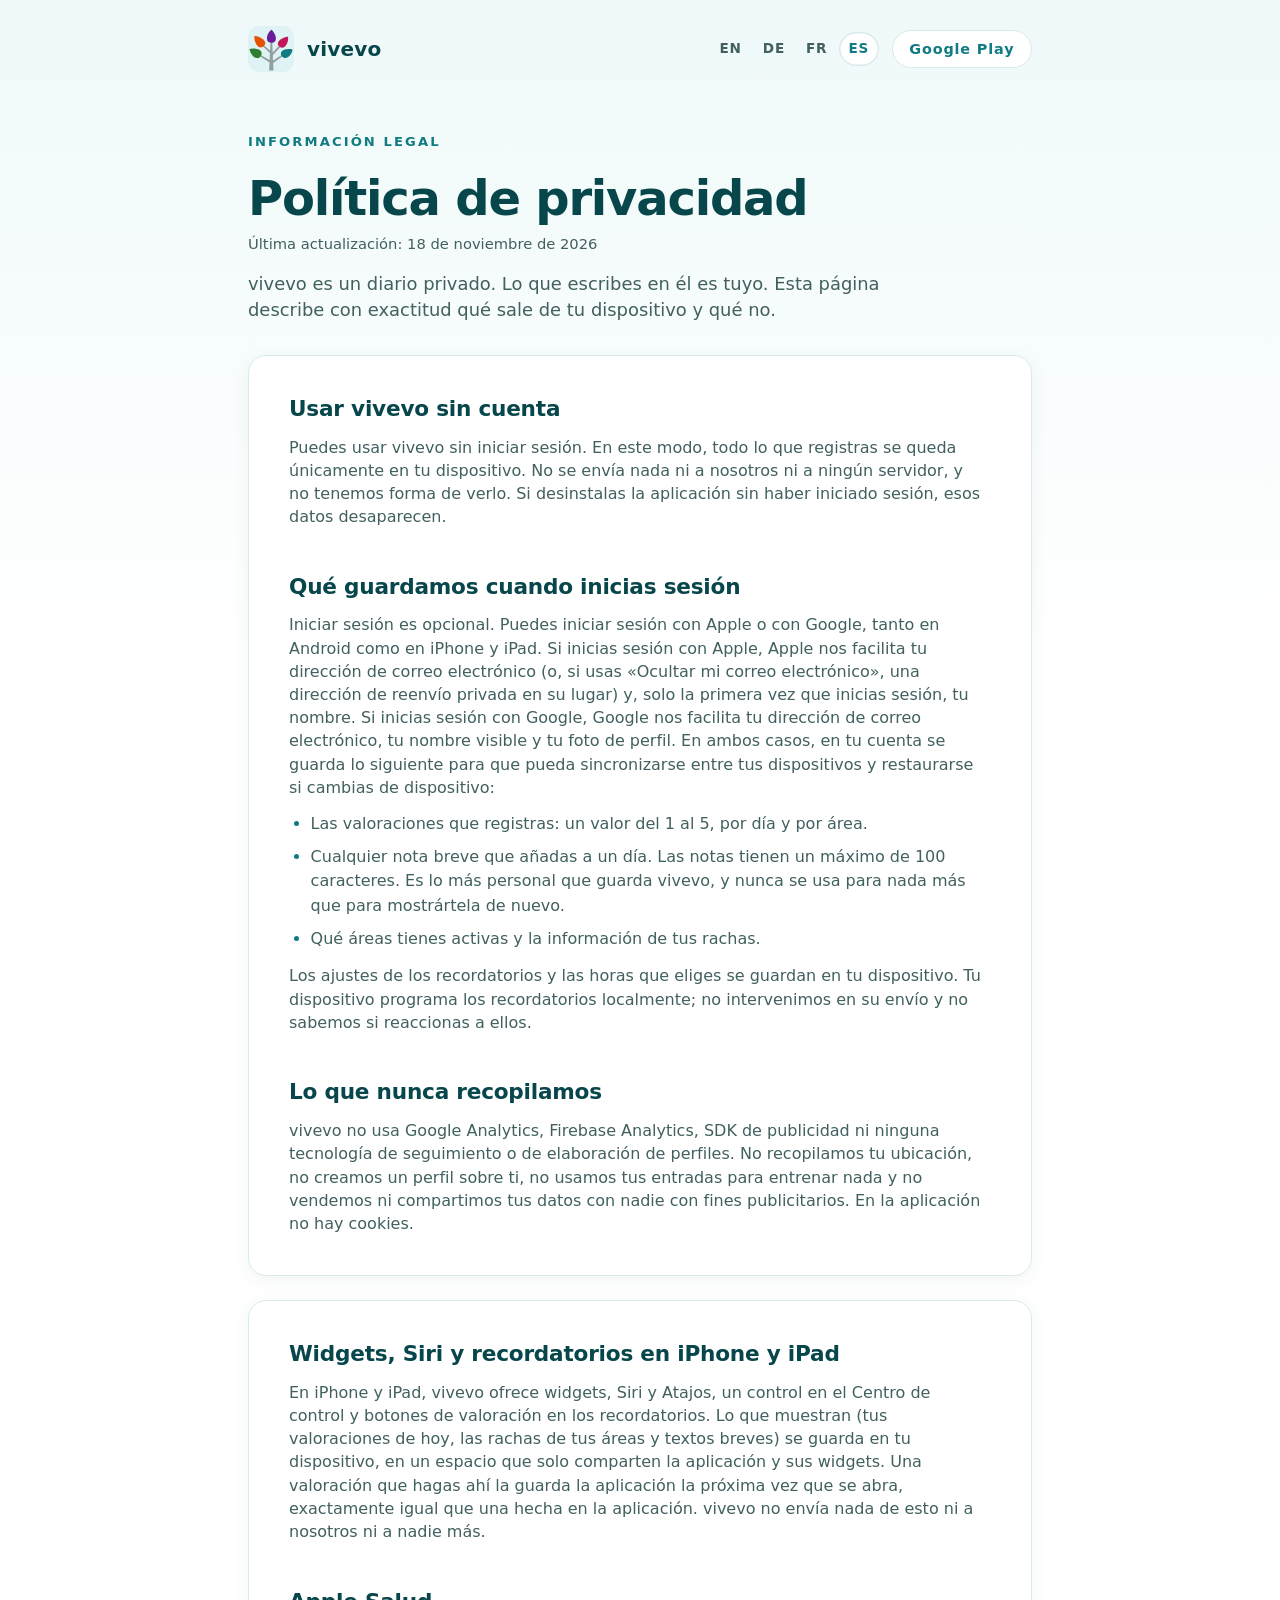
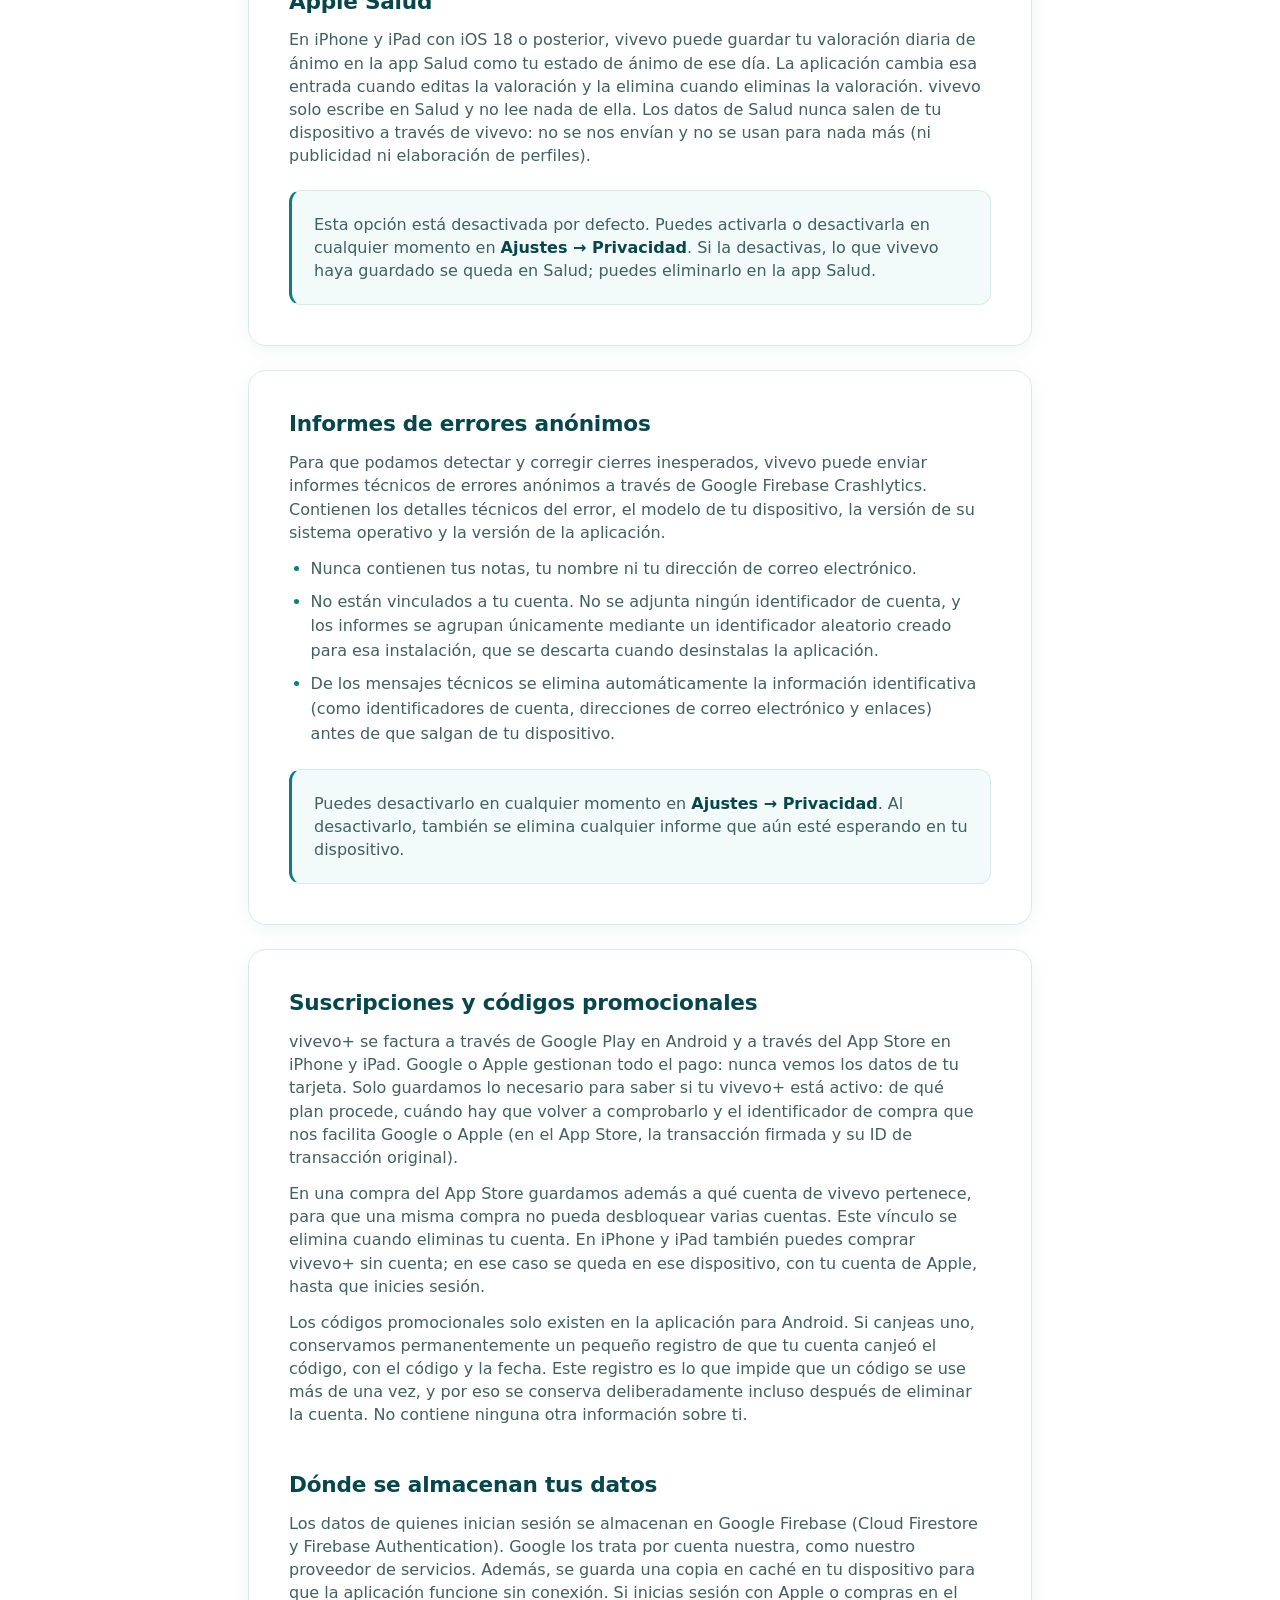
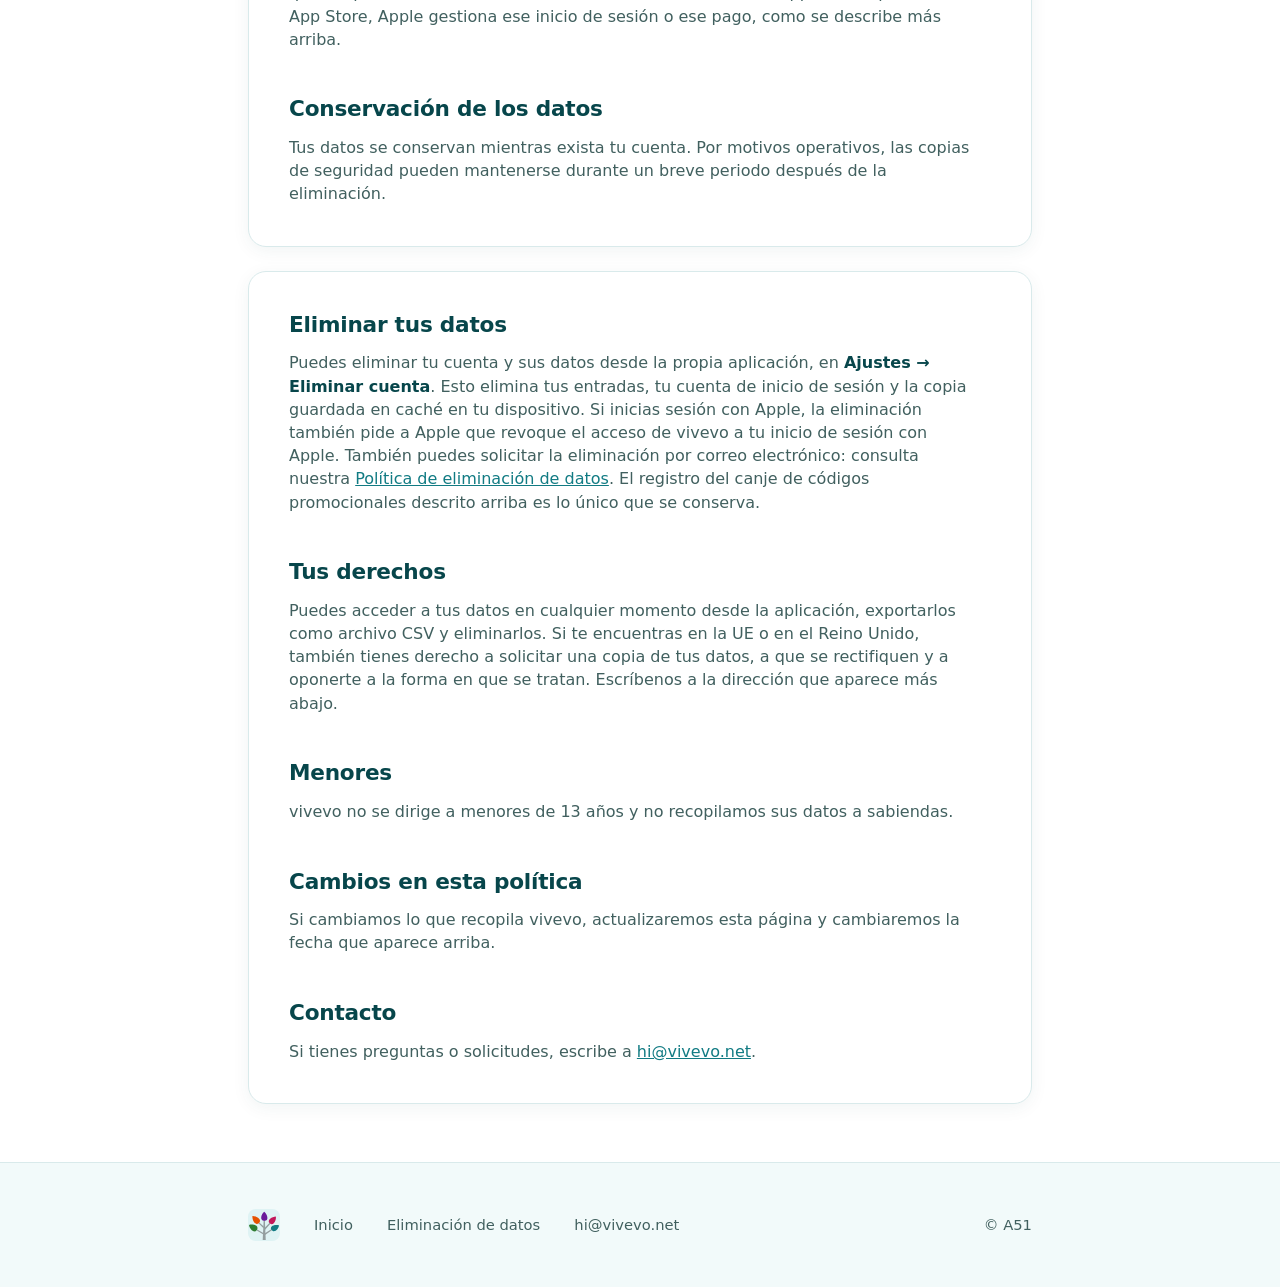
<file: es/privacidad.html>
<!DOCTYPE html>
<html lang="es">
<head>
  <meta charset="UTF-8" />
  <meta name="viewport" content="width=device-width, initial-scale=1" />
  <title>Política de privacidad &middot; vivevo</title>
  <meta name="description" content="Qué guarda vivevo, qué nunca sale de tu dispositivo y cómo eliminar tus datos." />
  <link rel="icon" type="image/svg+xml" href="../vivevo.svg" />
  <link rel="stylesheet" href="../legal.css" />
  <link rel="alternate" hreflang="en" href="https://vivevo.net/privacy.html" />
  <link rel="alternate" hreflang="de" href="https://vivevo.net/de/datenschutz.html" />
  <link rel="alternate" hreflang="fr" href="https://vivevo.net/fr/confidentialite.html" />
  <link rel="alternate" hreflang="es" href="https://vivevo.net/es/privacidad.html" />
  <link rel="alternate" hreflang="x-default" href="https://vivevo.net/privacy.html" />
</head>
<body>

<header class="wrap top">
  <a class="home" href="index.html">
    <img src="../vivevo.svg" alt="" width="46" height="46" />
    <span class="name">vivevo</span>
  </a>
  <nav class="langs" aria-label="Idioma">
    <a href="../privacy.html" hreflang="en" lang="en" title="English" aria-label="English">EN</a>
    <a href="../de/datenschutz.html" hreflang="de" lang="de" title="Deutsch" aria-label="Deutsch">DE</a>
    <a href="../fr/confidentialite.html" hreflang="fr" lang="fr" title="Français" aria-label="Français">FR</a>
    <a href="privacidad.html" hreflang="es" lang="es" title="Español" aria-label="Español" aria-current="page">ES</a>
  </nav>
  <a class="toplink" href="https://play.google.com/store/apps/details?id=io.a51.vivevo&amp;hl=es">Google&nbsp;Play</a>
</header>

<main class="wrap">

  <div class="pagehead">
    <p class="kicker">Información legal</p>
    <h1>Política de privacidad</h1>
    <p class="updated">Última actualización: 18 de noviembre de 2026</p>
    <p class="intro">vivevo es un diario privado. Lo que escribes en él es tuyo.
    Esta página describe con exactitud qué sale de tu dispositivo y qué no.</p>
  </div>

  <section class="card">
    <h2>Usar vivevo sin cuenta</h2>
    <p>Puedes usar vivevo sin iniciar sesión. En este modo, todo lo que registras
    se queda únicamente en tu dispositivo. No se envía nada ni a nosotros ni a
    ningún servidor, y no tenemos forma de verlo. Si desinstalas la aplicación sin
    haber iniciado sesión, esos datos desaparecen.</p>

    <h2>Qué guardamos cuando inicias sesión</h2>
    <p>Iniciar sesión es opcional. Puedes iniciar sesión con Apple o con Google,
    tanto en Android como en iPhone y iPad. Si inicias sesión con Apple, Apple nos
    facilita tu dirección de correo electrónico (o, si usas «Ocultar mi correo
    electrónico», una dirección de reenvío privada en su lugar) y, solo la primera
    vez que inicias sesión, tu nombre. Si inicias sesión con Google, Google nos
    facilita tu dirección de correo electrónico, tu nombre visible y tu foto de
    perfil. En ambos casos, en tu cuenta se guarda lo siguiente para que pueda
    sincronizarse entre tus dispositivos y restaurarse si cambias de
    dispositivo:</p>
    <ul>
      <li>Las valoraciones que registras: un valor del 1 al 5, por día y por
      área.</li>
      <li>Cualquier nota breve que añadas a un día. Las notas tienen un máximo de
      100 caracteres. Es lo más personal que guarda vivevo, y nunca se usa para
      nada más que para mostrártela de nuevo.</li>
      <li>Qué áreas tienes activas y la información de tus rachas.</li>
    </ul>
    <p>Los ajustes de los recordatorios y las horas que eliges se guardan en tu
    dispositivo. Tu dispositivo programa los recordatorios localmente; no
    intervenimos en su envío y no sabemos si reaccionas a ellos.</p>

    <h2>Lo que nunca recopilamos</h2>
    <p>vivevo no usa Google Analytics, Firebase Analytics, SDK de publicidad ni
    ninguna tecnología de seguimiento o de elaboración de perfiles. No recopilamos
    tu ubicación, no creamos un perfil sobre ti, no usamos tus entradas para
    entrenar nada y no vendemos ni compartimos tus datos con nadie con fines
    publicitarios. En la aplicación no hay cookies.</p>
  </section>

  <section class="card">
    <h2>Widgets, Siri y recordatorios en iPhone y iPad</h2>
    <p>En iPhone y iPad, vivevo ofrece widgets, Siri y Atajos, un control en el
    Centro de control y botones de valoración en los recordatorios. Lo que
    muestran (tus valoraciones de hoy, las rachas de tus áreas y textos breves) se
    guarda en tu dispositivo, en un espacio que solo comparten la aplicación y sus
    widgets. Una valoración que hagas ahí la guarda la aplicación la próxima vez
    que se abra, exactamente igual que una hecha en la aplicación. vivevo no envía
    nada de esto ni a nosotros ni a nadie más.</p>

    <h2>Apple Salud</h2>
    <p>En iPhone y iPad con iOS 18 o posterior, vivevo puede guardar tu valoración
    diaria de ánimo en la app Salud como tu estado de ánimo de ese día. La
    aplicación cambia esa entrada cuando editas la valoración y la elimina cuando
    eliminas la valoración. vivevo solo escribe en Salud y no lee nada de ella. Los
    datos de Salud nunca salen de tu dispositivo a través de vivevo: no se nos
    envían y no se usan para nada más (ni publicidad ni elaboración de
    perfiles).</p>
    <div class="note">
      <p>Esta opción está desactivada por defecto. Puedes activarla o desactivarla
      en cualquier momento en <strong>Ajustes &rarr; Privacidad</strong>. Si la
      desactivas, lo que vivevo haya guardado se queda en Salud; puedes eliminarlo
      en la app Salud.</p>
    </div>
  </section>

  <section class="card">
    <h2>Informes de errores anónimos</h2>
    <p>Para que podamos detectar y corregir cierres inesperados, vivevo puede enviar
    informes técnicos de errores anónimos a través de Google Firebase Crashlytics.
    Contienen los detalles técnicos del error, el modelo de tu dispositivo, la
    versión de su sistema operativo y la versión de la aplicación.</p>
    <ul>
      <li>Nunca contienen tus notas, tu nombre ni tu dirección de correo
      electrónico.</li>
      <li>No están vinculados a tu cuenta. No se adjunta ningún identificador de
      cuenta, y los informes se agrupan únicamente mediante un identificador aleatorio
      creado para esa instalación, que se descarta cuando desinstalas la
      aplicación.</li>
      <li>De los mensajes técnicos se elimina automáticamente la información
      identificativa (como identificadores de cuenta, direcciones de correo
      electrónico y enlaces) antes de que salgan de tu dispositivo.</li>
    </ul>
    <div class="note">
      <p>Puedes desactivarlo en cualquier momento en <strong>Ajustes &rarr;
      Privacidad</strong>. Al desactivarlo, también se elimina cualquier informe
      que aún esté esperando en tu dispositivo.</p>
    </div>
  </section>

  <section class="card">
    <h2>Suscripciones y códigos promocionales</h2>
    <p>vivevo+ se factura a través de Google Play en Android y a través del App
    Store en iPhone y iPad. Google o Apple gestionan todo el pago: nunca vemos los
    datos de tu tarjeta. Solo guardamos lo necesario para saber si tu vivevo+ está
    activo: de qué plan procede, cuándo hay que volver a comprobarlo y el
    identificador de compra que nos facilita Google o Apple (en el App Store, la
    transacción firmada y su ID de transacción original).</p>
    <p>En una compra del App Store guardamos además a qué cuenta de vivevo
    pertenece, para que una misma compra no pueda desbloquear varias cuentas. Este
    vínculo se elimina cuando eliminas tu cuenta. En iPhone y iPad también puedes
    comprar vivevo+ sin cuenta; en ese caso se queda en ese dispositivo, con tu
    cuenta de Apple, hasta que inicies sesión.</p>
    <p>Los códigos promocionales solo existen en la aplicación para Android. Si
    canjeas uno, conservamos permanentemente un pequeño registro de que tu cuenta
    canjeó el código, con el código y la fecha. Este
    registro es lo que impide que un código se use más de una vez, y por eso se
    conserva deliberadamente incluso después de eliminar la cuenta. No contiene
    ninguna otra información sobre ti.</p>

    <h2>Dónde se almacenan tus datos</h2>
    <p>Los datos de quienes inician sesión se almacenan en Google Firebase (Cloud
    Firestore y Firebase Authentication). Google los trata por cuenta nuestra,
    como nuestro proveedor de servicios. Además, se guarda una copia en caché en
    tu dispositivo para que la aplicación funcione sin conexión. Si inicias sesión
    con Apple o compras en el App Store, Apple gestiona ese inicio de sesión o ese
    pago, como se describe más arriba.</p>

    <h2>Conservación de los datos</h2>
    <p>Tus datos se conservan mientras exista tu cuenta. Por motivos operativos,
    las copias de seguridad pueden mantenerse durante un breve periodo después de
    la eliminación.</p>
  </section>

  <section class="card">
    <h2>Eliminar tus datos</h2>
    <p>Puedes eliminar tu cuenta y sus datos desde la propia aplicación, en
    <strong>Ajustes &rarr; Eliminar cuenta</strong>. Esto elimina tus entradas, tu
    cuenta de inicio de sesión y la copia guardada en caché en tu dispositivo. Si
    inicias sesión con Apple, la eliminación también pide a Apple que revoque el
    acceso de vivevo a tu inicio de sesión con Apple. También puedes solicitar la
    eliminación por correo electrónico: consulta
    nuestra <a href="eliminacion-datos.html">Política de eliminación de
    datos</a>. El registro del canje de códigos promocionales descrito arriba es
    lo único que se conserva.</p>

    <h2>Tus derechos</h2>
    <p>Puedes acceder a tus datos en cualquier momento desde la aplicación,
    exportarlos como archivo CSV y eliminarlos. Si te encuentras en la UE o en el
    Reino Unido, también tienes derecho a solicitar una copia de tus datos, a que
    se rectifiquen y a oponerte a la forma en que se tratan. Escríbenos a la
    dirección que aparece más abajo.</p>

    <h2>Menores</h2>
    <p>vivevo no se dirige a menores de 13 años y no recopilamos sus datos a
    sabiendas.</p>

    <h2>Cambios en esta política</h2>
    <p>Si cambiamos lo que recopila vivevo, actualizaremos esta página y cambiaremos
    la fecha que aparece arriba.</p>

    <h2>Contacto</h2>
    <p>Si tienes preguntas o solicitudes, escribe a
    <a href="mailto:hi@vivevo.net">hi@vivevo.net</a>.</p>
  </section>

</main>

<footer>
  <div class="wrap frow">
    <img src="../vivevo.svg" alt="Logo de vivevo" width="32" height="32" />
    <a href="index.html">Inicio</a>
    <a href="eliminacion-datos.html">Eliminación de datos</a>
    <a href="mailto:hi@vivevo.net">hi@vivevo.net</a>
    <span class="copy">&copy; <a href="https://a51.io">A51</a></span>
  </div>
</footer>

</body>
</html>
</file>
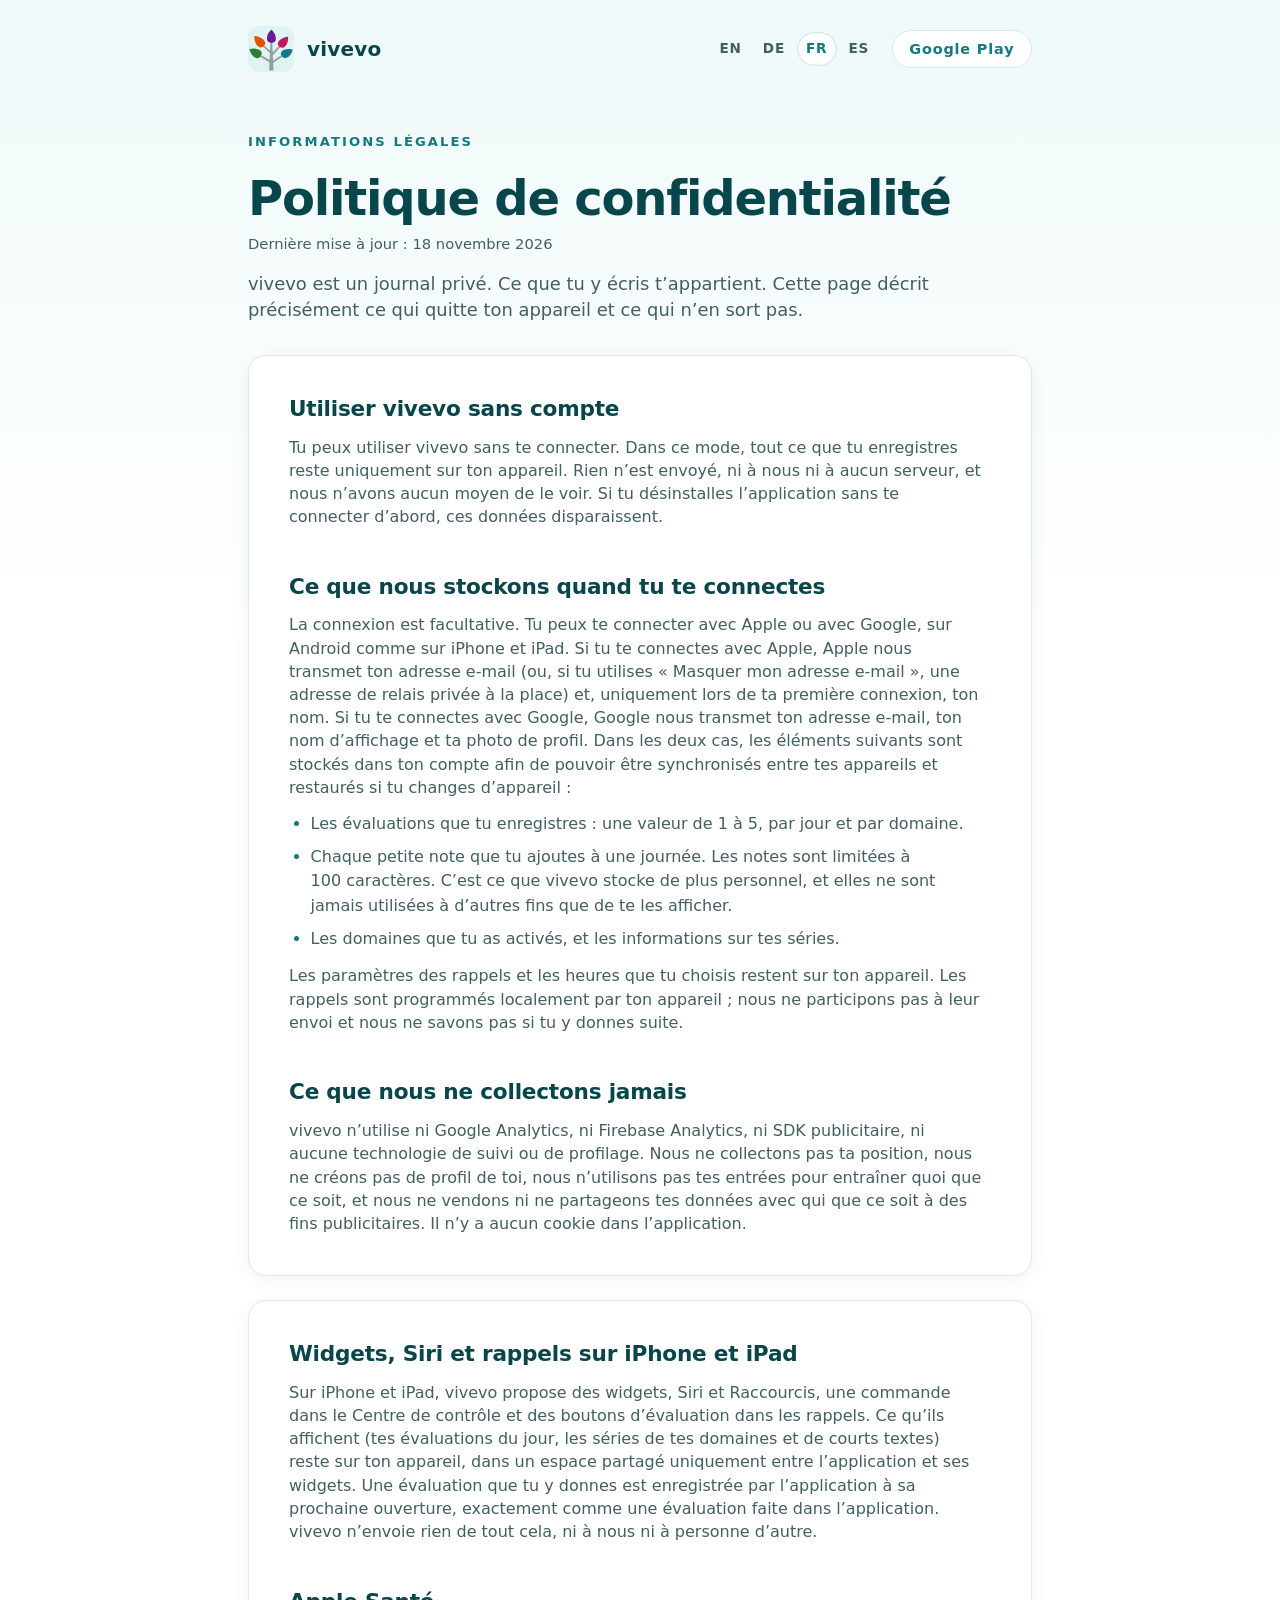
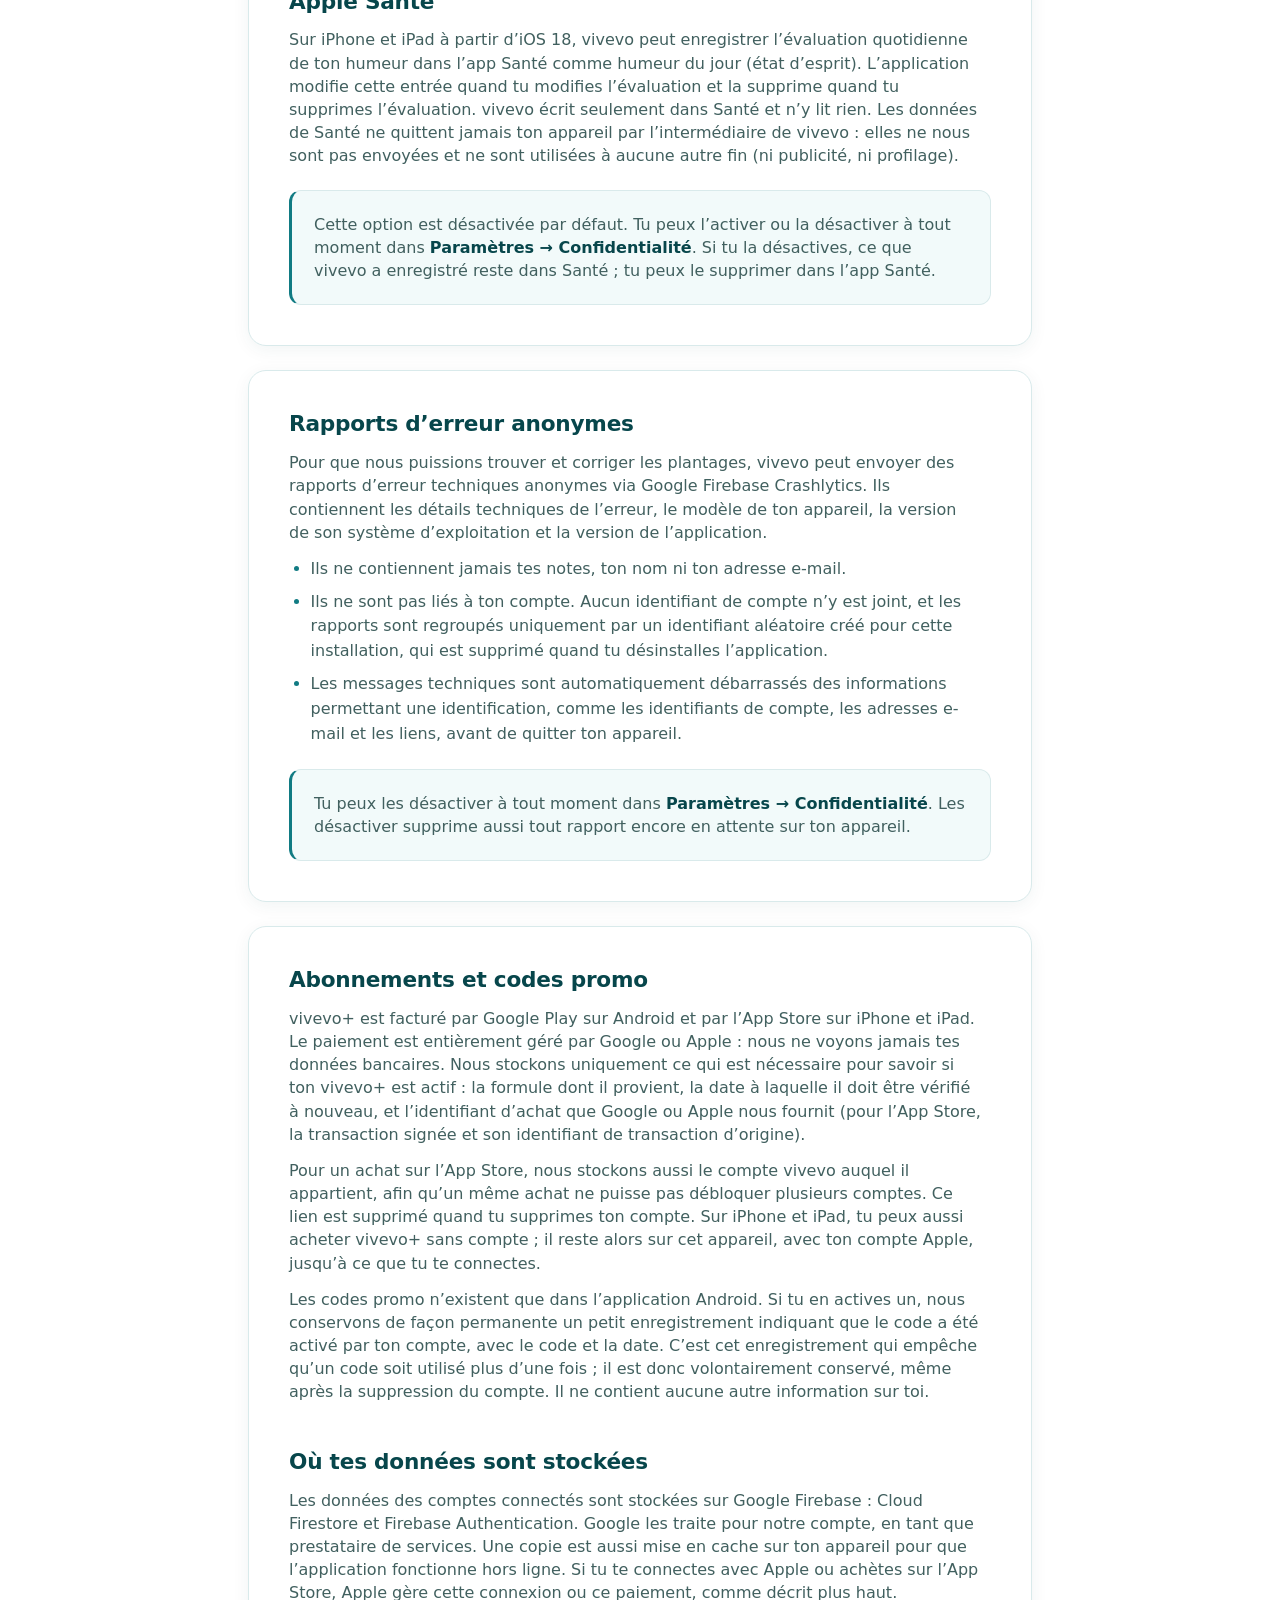
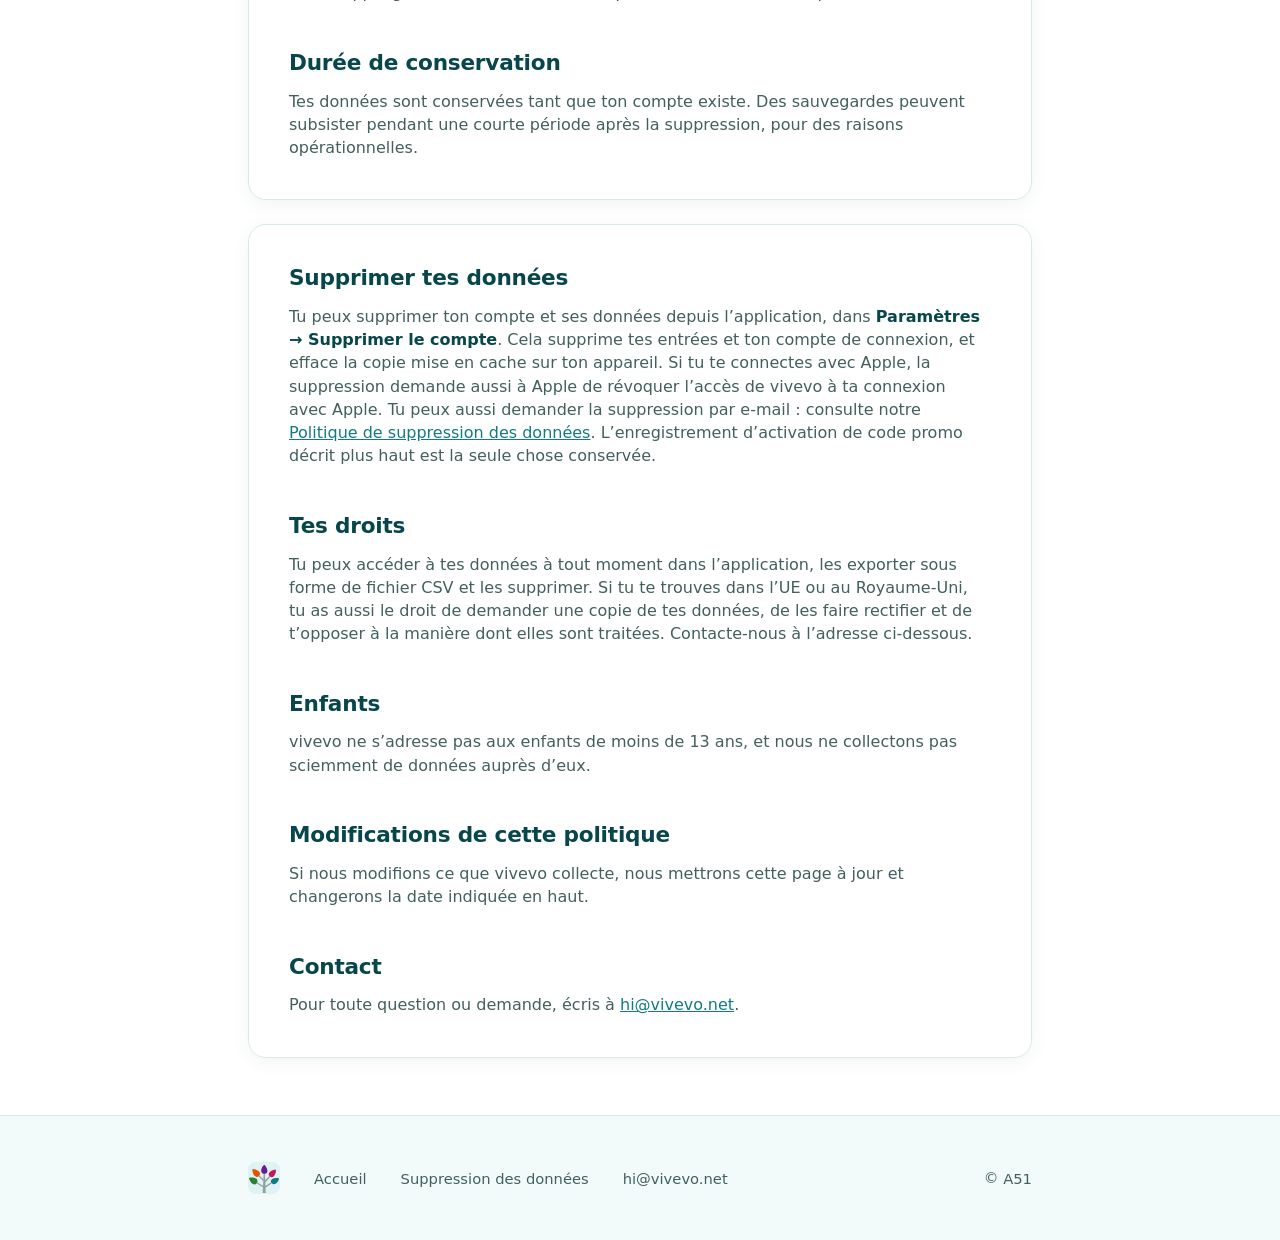
<file: fr/confidentialite.html>
<!DOCTYPE html>
<html lang="fr">
<head>
  <meta charset="UTF-8" />
  <meta name="viewport" content="width=device-width, initial-scale=1" />
  <title>Politique de confidentialité &middot; vivevo</title>
  <meta name="description" content="Ce que vivevo stocke, ce qui ne quitte jamais ton appareil et comment supprimer tes données." />
  <link rel="icon" type="image/svg+xml" href="../vivevo.svg" />
  <link rel="stylesheet" href="../legal.css" />
  <link rel="alternate" hreflang="en" href="https://vivevo.net/privacy.html" />
  <link rel="alternate" hreflang="de" href="https://vivevo.net/de/datenschutz.html" />
  <link rel="alternate" hreflang="fr" href="https://vivevo.net/fr/confidentialite.html" />
  <link rel="alternate" hreflang="es" href="https://vivevo.net/es/privacidad.html" />
  <link rel="alternate" hreflang="x-default" href="https://vivevo.net/privacy.html" />
</head>
<body>

<header class="wrap top">
  <a class="home" href="index.html">
    <img src="../vivevo.svg" alt="" width="46" height="46" />
    <span class="name">vivevo</span>
  </a>
  <nav class="langs" aria-label="Langue">
    <a href="../privacy.html" hreflang="en" lang="en" title="English" aria-label="English">EN</a>
    <a href="../de/datenschutz.html" hreflang="de" lang="de" title="Deutsch" aria-label="Deutsch">DE</a>
    <a href="confidentialite.html" hreflang="fr" lang="fr" title="Français" aria-label="Français" aria-current="page">FR</a>
    <a href="../es/privacidad.html" hreflang="es" lang="es" title="Español" aria-label="Español">ES</a>
  </nav>
  <a class="toplink" href="https://play.google.com/store/apps/details?id=io.a51.vivevo&amp;hl=fr">Google&nbsp;Play</a>
</header>

<main class="wrap">

  <div class="pagehead">
    <p class="kicker">Informations légales</p>
    <h1>Politique de confidentialité</h1>
    <p class="updated">Dernière mise à jour : 18 novembre 2026</p>
    <p class="intro">vivevo est un journal privé. Ce que tu y écris t’appartient.
    Cette page décrit précisément ce qui quitte ton appareil et ce qui n’en sort pas.</p>
  </div>

  <section class="card">
    <h2>Utiliser vivevo sans compte</h2>
    <p>Tu peux utiliser vivevo sans te connecter. Dans ce mode, tout ce que tu
    enregistres reste uniquement sur ton appareil. Rien n’est envoyé, ni à nous
    ni à aucun serveur, et nous n’avons aucun moyen de le voir. Si tu désinstalles
    l’application sans te connecter d’abord, ces données disparaissent.</p>

    <h2>Ce que nous stockons quand tu te connectes</h2>
    <p>La connexion est facultative. Tu peux te connecter avec Apple ou avec
    Google, sur Android comme sur iPhone et iPad. Si tu te connectes avec Apple,
    Apple nous transmet ton adresse e-mail (ou, si tu utilises « Masquer mon
    adresse e-mail », une adresse de relais privée à la place) et, uniquement
    lors de ta première connexion, ton nom. Si tu te connectes avec Google, Google
    nous transmet ton adresse e-mail, ton nom d’affichage et ta photo de profil.
    Dans les deux cas, les éléments suivants sont stockés dans ton compte afin de
    pouvoir être synchronisés entre tes appareils et restaurés si tu changes
    d’appareil :</p>
    <ul>
      <li>Les évaluations que tu enregistres : une valeur de 1 à 5, par jour et par
      domaine.</li>
      <li>Chaque petite note que tu ajoutes à une journée. Les notes sont limitées à
      100 caractères. C’est ce que vivevo stocke de plus personnel, et elles ne sont
      jamais utilisées à d’autres fins que de te les afficher.</li>
      <li>Les domaines que tu as activés, et les informations sur tes séries.</li>
    </ul>
    <p>Les paramètres des rappels et les heures que tu choisis restent sur ton
    appareil. Les rappels sont programmés localement par ton appareil ; nous ne
    participons pas à leur envoi et nous ne savons pas si tu y donnes suite.</p>

    <h2>Ce que nous ne collectons jamais</h2>
    <p>vivevo n’utilise ni Google Analytics, ni Firebase Analytics, ni SDK
    publicitaire, ni aucune technologie de suivi ou de profilage. Nous ne
    collectons pas ta position, nous ne créons pas de profil de toi, nous
    n’utilisons pas tes entrées pour entraîner quoi que ce soit, et nous ne vendons
    ni ne partageons tes données avec qui que ce soit à des fins publicitaires. Il
    n’y a aucun cookie dans l’application.</p>
  </section>

  <section class="card">
    <h2>Widgets, Siri et rappels sur iPhone et iPad</h2>
    <p>Sur iPhone et iPad, vivevo propose des widgets, Siri et Raccourcis, une
    commande dans le Centre de contrôle et des boutons d’évaluation dans les
    rappels. Ce qu’ils affichent (tes évaluations du jour, les séries de tes
    domaines et de courts textes) reste sur ton appareil, dans un espace partagé
    uniquement entre l’application et ses widgets. Une évaluation que tu y donnes
    est enregistrée par l’application à sa prochaine ouverture, exactement comme
    une évaluation faite dans l’application. vivevo n’envoie rien de tout cela, ni
    à nous ni à personne d’autre.</p>

    <h2>Apple Santé</h2>
    <p>Sur iPhone et iPad à partir d’iOS 18, vivevo peut enregistrer
    l’évaluation quotidienne de ton humeur dans l’app Santé comme humeur du jour
    (état d’esprit). L’application modifie cette entrée quand tu modifies
    l’évaluation et la supprime quand tu supprimes l’évaluation. vivevo écrit
    seulement dans Santé et n’y lit rien. Les données de Santé ne quittent jamais
    ton appareil par l’intermédiaire de vivevo : elles ne nous sont pas envoyées
    et ne sont utilisées à aucune autre fin (ni publicité, ni profilage).</p>
    <div class="note">
      <p>Cette option est désactivée par défaut. Tu peux l’activer ou la
      désactiver à tout moment dans <strong>Paramètres &rarr;
      Confidentialité</strong>. Si tu la désactives, ce que vivevo a enregistré
      reste dans Santé ; tu peux le supprimer dans l’app Santé.</p>
    </div>
  </section>

  <section class="card">
    <h2>Rapports d’erreur anonymes</h2>
    <p>Pour que nous puissions trouver et corriger les plantages, vivevo peut
    envoyer des rapports d’erreur techniques anonymes via Google Firebase
    Crashlytics. Ils contiennent les détails techniques de l’erreur, le modèle de
    ton appareil, la version de son système d’exploitation et la version de
    l’application.</p>
    <ul>
      <li>Ils ne contiennent jamais tes notes, ton nom ni ton adresse e-mail.</li>
      <li>Ils ne sont pas liés à ton compte. Aucun identifiant de compte n’y est
      joint, et les rapports sont regroupés uniquement par un identifiant aléatoire
      créé pour cette installation, qui est supprimé quand tu désinstalles
      l’application.</li>
      <li>Les messages techniques sont automatiquement débarrassés des informations
      permettant une identification, comme les identifiants de compte, les adresses
      e-mail et les liens, avant de quitter ton appareil.</li>
    </ul>
    <div class="note">
      <p>Tu peux les désactiver à tout moment dans <strong>Paramètres &rarr;
      Confidentialité</strong>. Les désactiver supprime aussi tout rapport encore en
      attente sur ton appareil.</p>
    </div>
  </section>

  <section class="card">
    <h2>Abonnements et codes promo</h2>
    <p>vivevo+ est facturé par Google Play sur Android et par l’App Store sur
    iPhone et iPad. Le paiement est entièrement géré par Google ou Apple : nous
    ne voyons jamais tes données bancaires. Nous stockons uniquement ce qui est
    nécessaire pour savoir si ton vivevo+ est actif : la formule dont il provient,
    la date à laquelle il doit être vérifié à nouveau, et l’identifiant d’achat que
    Google ou Apple nous fournit (pour l’App Store, la transaction signée et son
    identifiant de transaction d’origine).</p>
    <p>Pour un achat sur l’App Store, nous stockons aussi le compte vivevo auquel
    il appartient, afin qu’un même achat ne puisse pas débloquer plusieurs comptes.
    Ce lien est supprimé quand tu supprimes ton compte. Sur iPhone et iPad, tu
    peux aussi acheter vivevo+ sans compte ; il reste alors sur cet appareil,
    avec ton compte Apple, jusqu’à ce que tu te connectes.</p>
    <p>Les codes promo n’existent que dans l’application Android. Si tu en actives
    un, nous conservons de façon permanente un petit
    enregistrement indiquant que le code a été activé par ton compte, avec le code
    et la date. C’est cet enregistrement qui empêche qu’un code soit utilisé plus
    d’une fois ; il est donc volontairement conservé, même après la suppression du
    compte. Il ne contient aucune autre information sur toi.</p>

    <h2>Où tes données sont stockées</h2>
    <p>Les données des comptes connectés sont stockées sur Google Firebase : Cloud
    Firestore et Firebase Authentication. Google les traite pour notre compte, en
    tant que prestataire de services. Une copie est aussi mise en cache sur ton
    appareil pour que l’application fonctionne hors ligne. Si tu te connectes avec
    Apple ou achètes sur l’App Store, Apple gère cette connexion ou ce paiement,
    comme décrit plus haut.</p>

    <h2>Durée de conservation</h2>
    <p>Tes données sont conservées tant que ton compte existe. Des sauvegardes
    peuvent subsister pendant une courte période après la suppression, pour des
    raisons opérationnelles.</p>
  </section>

  <section class="card">
    <h2>Supprimer tes données</h2>
    <p>Tu peux supprimer ton compte et ses données depuis l’application, dans
    <strong>Paramètres &rarr; Supprimer le compte</strong>. Cela supprime tes
    entrées et ton compte de connexion, et efface la copie mise en cache sur ton
    appareil. Si tu te connectes avec Apple, la suppression demande aussi à Apple
    de révoquer l’accès de vivevo à ta connexion avec Apple. Tu peux aussi
    demander la suppression par e-mail : consulte notre
    <a href="suppression-donnees.html">Politique de suppression des données</a>.
    L’enregistrement d’activation de code promo décrit plus haut est la seule chose
    conservée.</p>

    <h2>Tes droits</h2>
    <p>Tu peux accéder à tes données à tout moment dans l’application, les exporter
    sous forme de fichier CSV et les supprimer. Si tu te trouves dans l’UE ou au
    Royaume-Uni, tu as aussi le droit de demander une copie de tes données, de les
    faire rectifier et de t’opposer à la manière dont elles sont traitées.
    Contacte-nous à l’adresse ci-dessous.</p>

    <h2>Enfants</h2>
    <p>vivevo ne s’adresse pas aux enfants de moins de 13 ans, et nous ne
    collectons pas sciemment de données auprès d’eux.</p>

    <h2>Modifications de cette politique</h2>
    <p>Si nous modifions ce que vivevo collecte, nous mettrons cette page à jour
    et changerons la date indiquée en haut.</p>

    <h2>Contact</h2>
    <p>Pour toute question ou demande, écris à
    <a href="mailto:hi@vivevo.net">hi@vivevo.net</a>.</p>
  </section>

</main>

<footer>
  <div class="wrap frow">
    <img src="../vivevo.svg" alt="Logo de vivevo" width="32" height="32" />
    <a href="index.html">Accueil</a>
    <a href="suppression-donnees.html">Suppression des données</a>
    <a href="mailto:hi@vivevo.net">hi@vivevo.net</a>
    <span class="copy">&copy; <a href="https://a51.io">A51</a></span>
  </div>
</footer>

</body>
</html>
</file>
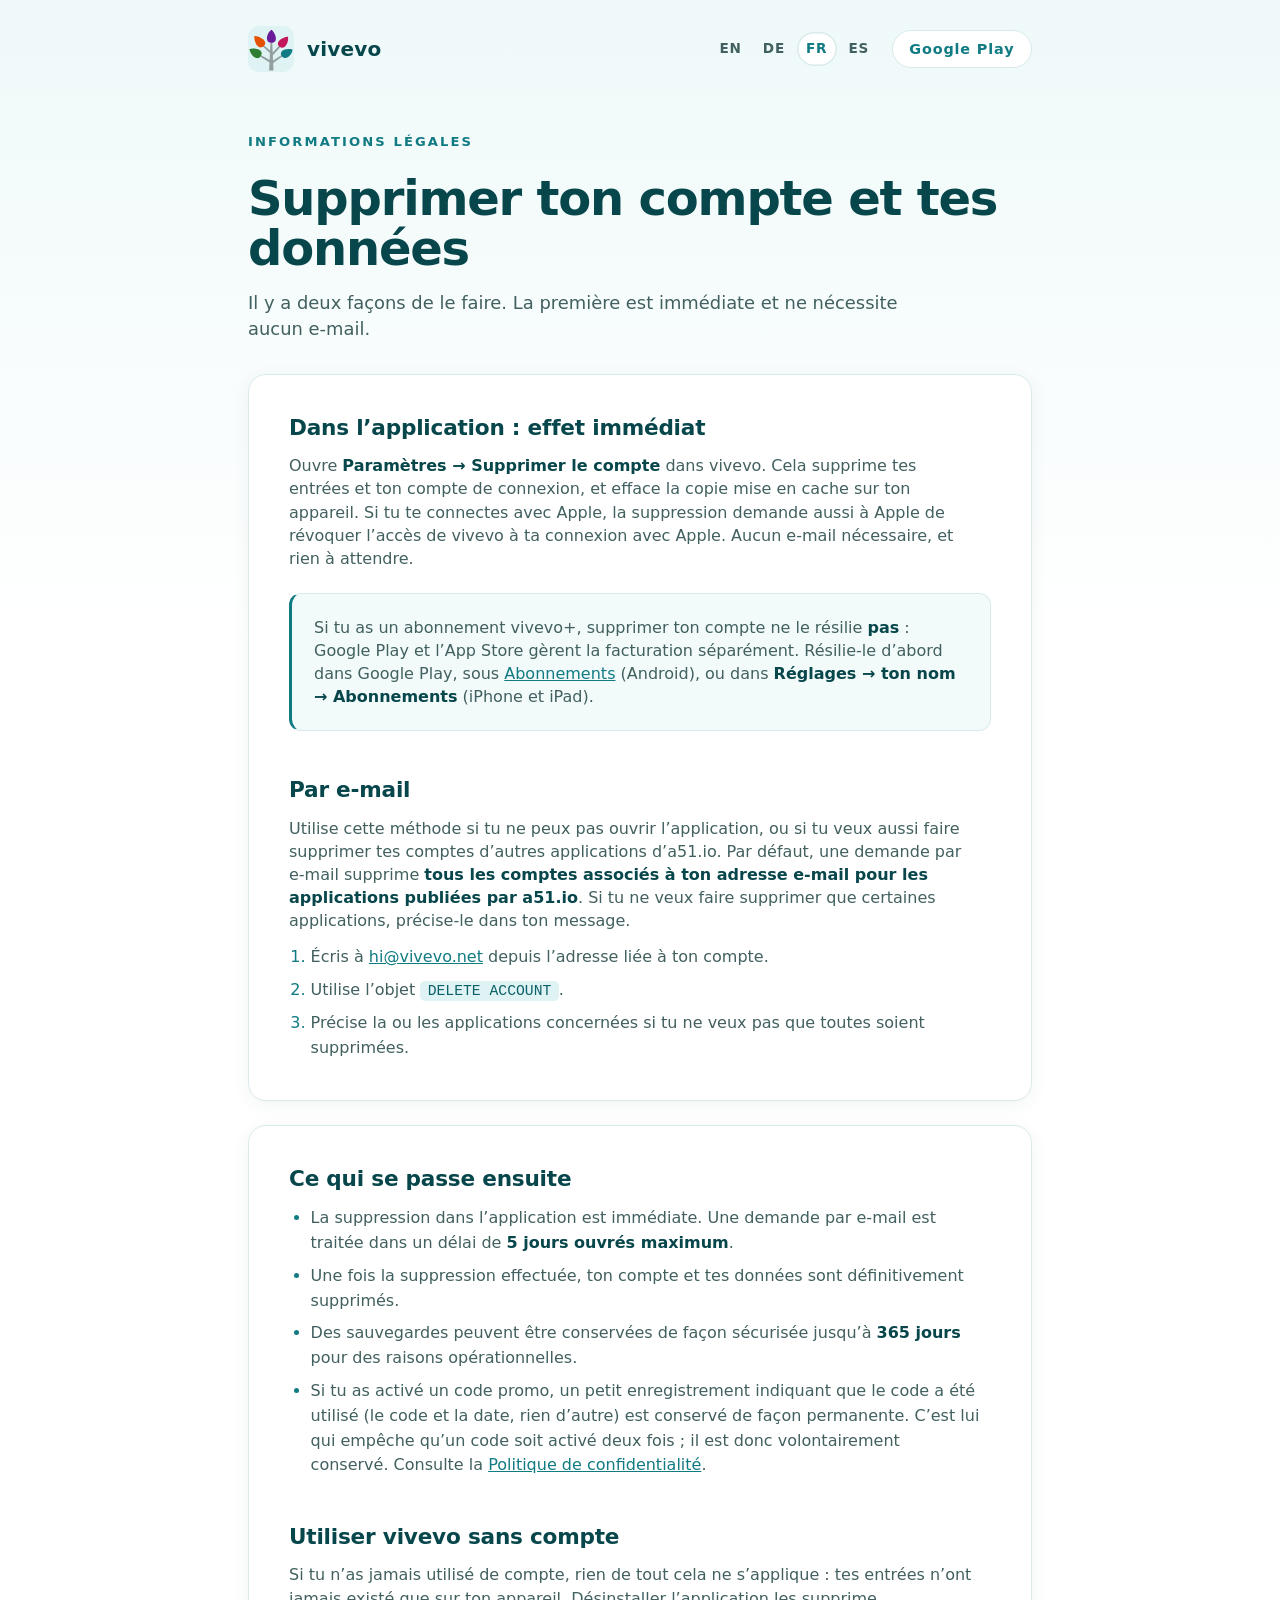
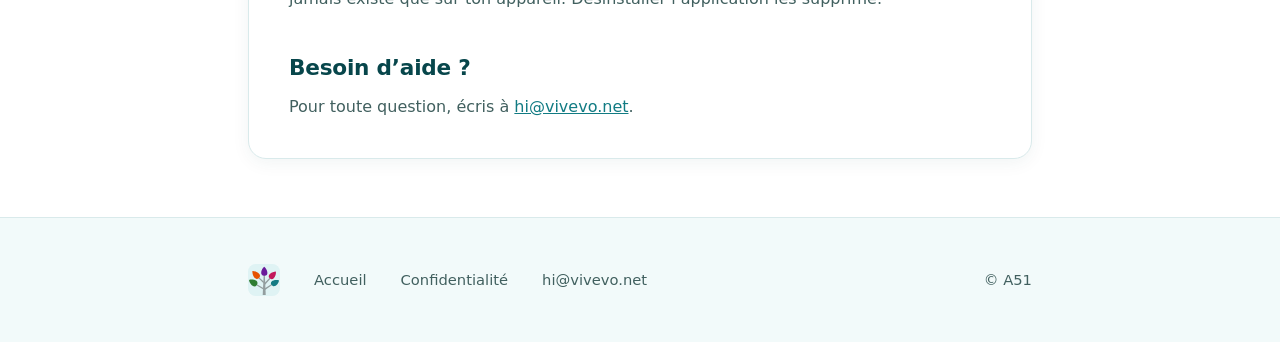
<file: fr/suppression-donnees.html>
<!DOCTYPE html>
<html lang="fr">
<head>
  <meta charset="UTF-8" />
  <meta name="viewport" content="width=device-width, initial-scale=1" />
  <title>Supprimer ton compte et tes données &middot; vivevo</title>
  <meta name="description" content="Comment supprimer ton compte vivevo et tes données : dans l’application ou par e-mail." />
  <link rel="icon" type="image/svg+xml" href="../vivevo.svg" />
  <link rel="stylesheet" href="../legal.css" />
  <link rel="alternate" hreflang="en" href="https://vivevo.net/data_deletion.html" />
  <link rel="alternate" hreflang="de" href="https://vivevo.net/de/datenloeschung.html" />
  <link rel="alternate" hreflang="fr" href="https://vivevo.net/fr/suppression-donnees.html" />
  <link rel="alternate" hreflang="es" href="https://vivevo.net/es/eliminacion-datos.html" />
  <link rel="alternate" hreflang="x-default" href="https://vivevo.net/data_deletion.html" />
</head>
<body>

<header class="wrap top">
  <a class="home" href="index.html">
    <img src="../vivevo.svg" alt="" width="46" height="46" />
    <span class="name">vivevo</span>
  </a>
  <nav class="langs" aria-label="Langue">
    <a href="../data_deletion.html" hreflang="en" lang="en" title="English" aria-label="English">EN</a>
    <a href="../de/datenloeschung.html" hreflang="de" lang="de" title="Deutsch" aria-label="Deutsch">DE</a>
    <a href="suppression-donnees.html" hreflang="fr" lang="fr" title="Français" aria-label="Français" aria-current="page">FR</a>
    <a href="../es/eliminacion-datos.html" hreflang="es" lang="es" title="Español" aria-label="Español">ES</a>
  </nav>
  <a class="toplink" href="https://play.google.com/store/apps/details?id=io.a51.vivevo&amp;hl=fr">Google&nbsp;Play</a>
</header>

<main class="wrap">

  <div class="pagehead">
    <p class="kicker">Informations légales</p>
    <h1>Supprimer ton compte et tes données</h1>
    <p class="intro">Il y a deux façons de le faire. La première est immédiate et
    ne nécessite aucun e-mail.</p>
  </div>

  <section class="card">
    <h2>Dans l’application : effet immédiat</h2>
    <p>Ouvre <strong>Paramètres &rarr; Supprimer le compte</strong> dans vivevo.
    Cela supprime tes entrées et ton compte de connexion, et efface la copie mise
    en cache sur ton appareil. Si tu te connectes avec Apple, la suppression
    demande aussi à Apple de révoquer l’accès de vivevo à ta connexion avec Apple.
    Aucun e-mail nécessaire, et rien à attendre.</p>
    <div class="note">
      <p>Si tu as un abonnement vivevo+, supprimer ton compte ne le résilie
      <strong>pas</strong> : Google Play et l’App Store gèrent la facturation
      séparément. Résilie-le d’abord dans Google Play, sous
      <a href="https://play.google.com/store/account/subscriptions?hl=fr">Abonnements</a>
      (Android), ou dans <strong>Réglages &rarr; ton nom &rarr;
      Abonnements</strong> (iPhone et iPad).</p>
    </div>

    <h2>Par e-mail</h2>
    <p>Utilise cette méthode si tu ne peux pas ouvrir l’application, ou si tu veux
    aussi faire supprimer tes comptes d’autres applications d’a51.io. Par défaut,
    une demande par e-mail supprime <strong>tous les comptes associés à ton adresse
    e-mail pour les applications publiées par a51.io</strong>. Si tu ne veux faire
    supprimer que certaines applications, précise-le dans ton message.</p>
    <ol>
      <li>Écris à <a href="mailto:hi@vivevo.net">hi@vivevo.net</a> depuis
      l’adresse liée à ton compte.</li>
      <li>Utilise l’objet <code>DELETE ACCOUNT</code>.</li>
      <li>Précise la ou les applications concernées si tu ne veux pas que toutes
      soient supprimées.</li>
    </ol>
  </section>

  <section class="card">
    <h2>Ce qui se passe ensuite</h2>
    <ul>
      <li>La suppression dans l’application est immédiate. Une demande par e-mail
      est traitée dans un délai de <strong>5 jours ouvrés maximum</strong>.</li>
      <li>Une fois la suppression effectuée, ton compte et tes données sont
      définitivement supprimés.</li>
      <li>Des sauvegardes peuvent être conservées de façon sécurisée jusqu’à
      <strong>365 jours</strong> pour des raisons opérationnelles.</li>
      <li>Si tu as activé un code promo, un petit enregistrement indiquant que le
      code a été utilisé (le code et la date, rien d’autre) est conservé de façon
      permanente. C’est lui qui empêche qu’un code soit activé deux fois ; il est
      donc volontairement conservé. Consulte la
      <a href="confidentialite.html">Politique de confidentialité</a>.</li>
    </ul>

    <h2>Utiliser vivevo sans compte</h2>
    <p>Si tu n’as jamais utilisé de compte, rien de tout cela ne s’applique : tes
    entrées n’ont jamais existé que sur ton appareil. Désinstaller l’application
    les supprime.</p>

    <h2>Besoin d’aide ?</h2>
    <p>Pour toute question, écris à <a href="mailto:hi@vivevo.net">hi@vivevo.net</a>.</p>
  </section>

</main>

<footer>
  <div class="wrap frow">
    <img src="../vivevo.svg" alt="Logo de vivevo" width="32" height="32" />
    <a href="index.html">Accueil</a>
    <a href="confidentialite.html">Confidentialité</a>
    <a href="mailto:hi@vivevo.net">hi@vivevo.net</a>
    <span class="copy">&copy; <a href="https://a51.io">A51</a></span>
  </div>
</footer>

</body>
</html>
</file>
<file: site.css>
/* The landing page's styles, shared by the English (index.html) and German
   (de/index.html) pages so the two can't drift apart. The legal pages have
   their own legal.css with the same tokens. */

:root{
  --teal:#117B83;
  --teal-dk:#0C6068;
  --ink:#07464B;
  --body:#41605F;
  --mist:#DFF3F4;
  --mist-soft:#F2FAFA;
  --line:#D9EAEB;
  --amber:#FFB300;
  --mood:#117B83; --energy:#E65100; --prod:#6A1B9A; --diet:#2E7D32; --rel:#C2185B;
}
*{margin:0;padding:0;box-sizing:border-box}
html{scroll-behavior:smooth}
@media (prefers-reduced-motion:reduce){html{scroll-behavior:auto}}
html,body{overflow-x:hidden;overflow-x:clip}
body{
  background:linear-gradient(#EFF9F9,#FFFFFF 640px);
  color:var(--ink);
  font-family:system-ui,-apple-system,"Segoe UI",Roboto,"Helvetica Neue",Arial,sans-serif;
  line-height:1.45;
  -webkit-font-smoothing:antialiased;
}
img{display:block;max-width:100%;height:auto}
a{color:inherit}
a:focus-visible,summary:focus-visible{outline:3px solid var(--teal);outline-offset:3px;border-radius:6px}
.ic{width:1em;height:1em;display:block}
.wrap{max-width:1200px;margin-inline:auto;padding-inline:clamp(20px,5vw,48px)}
.sr{position:absolute;width:1px;height:1px;overflow:hidden;clip:rect(0 0 0 0);white-space:nowrap}

/* ---------- header ---------- */
.top{display:flex;align-items:center;gap:13px;padding-block:clamp(16px,2.5vw,26px)}
.top img{width:clamp(38px,4vw,46px);height:auto;border-radius:24%}
.top .name{font-weight:800;font-size:clamp(1.05rem,2vw,1.25rem);letter-spacing:.01em}
.top .langs{margin-left:auto;display:flex;gap:2px}
.top .langs a{color:var(--body);text-decoration:none;font-weight:700;font-size:.85rem;letter-spacing:.06em;border-radius:999px;padding:.55em .7em;white-space:nowrap}
.top .langs a:hover{color:var(--teal);background:#fff}
.top .langs a[aria-current]{color:var(--teal);background:#fff;box-shadow:inset 0 0 0 1.5px var(--line)}
.top .toplink{color:var(--teal);text-decoration:none;font-weight:700;font-size:.9rem;letter-spacing:.06em;border:1.5px solid var(--line);background:#fff;border-radius:999px;padding:.55em 1.15em;white-space:nowrap}
.top .toplink:hover{border-color:var(--teal);background:var(--mist-soft)}

/* ---------- petal dots ---------- */
.petals{display:inline-flex;gap:7px;align-items:center}
.petals i{width:9px;height:9px;border-radius:50% 50% 50% 4px;display:block}
.petals i:nth-child(1){background:var(--mood)}
.petals i:nth-child(2){background:var(--energy)}
.petals i:nth-child(3){background:var(--prod)}
.petals i:nth-child(4){background:var(--diet)}
.petals i:nth-child(5){background:var(--rel)}

/* ---------- hero ---------- */
.hero{display:grid;grid-template-columns:minmax(0,7fr) minmax(0,5fr);gap:clamp(28px,5vw,72px);align-items:center;padding-block:clamp(36px,6vw,96px)}
.hero h1{font-size:clamp(2.7rem,7vw,5.2rem);font-weight:800;letter-spacing:-.025em;line-height:1.02}
.hero h1 em{font-style:normal;color:var(--teal)}
.hero .petals{margin-top:clamp(14px,2vw,22px)}
.tag{margin-top:clamp(16px,2.4vw,26px);color:var(--body);font-size:clamp(1.05rem,1.7vw,1.3rem);max-width:44ch}
.tag b{font-weight:800}
.tag .w-mood{color:var(--mood)} .tag .w-energy{color:var(--energy)} .tag .w-prod{color:var(--prod)} .tag .w-diet{color:var(--diet)} .tag .w-rel{color:var(--rel)}
.pitch{margin-top:.85em;font-weight:800;font-size:clamp(1.2rem,2.2vw,1.55rem);letter-spacing:-.01em}
.play{display:inline-flex;align-items:center;gap:.7em;margin-top:clamp(20px,2.8vw,32px);background:var(--teal);color:#fff;text-decoration:none;font-weight:800;letter-spacing:.03em;font-size:clamp(.95rem,1.4vw,1.08rem);padding:.95em 1.5em;border-radius:15px;box-shadow:0 8px 22px rgba(17,123,131,.28)}
.play .tri{width:0;height:0;border-left:.72em solid #fff;border-top:.46em solid transparent;border-bottom:.46em solid transparent}
.play:hover{background:var(--teal-dk)}
.free{margin-top:14px;color:var(--body);font-size:.86rem;letter-spacing:.1em;text-transform:uppercase;font-weight:700}

/* A real screenshot in a white phone. The captures are 1080x2400, so the
   screen is 9:20; the image's width/height attributes keep that ratio
   before it loads. */
.phone{background:#fff;border:1px solid var(--line);border-radius:34px;padding:9px;box-shadow:0 28px 70px rgba(7,70,75,.18)}
.phone img{width:100%;border-radius:25px;background:#F3F9FA}

/* hero art: the phone */
.hero-art{position:relative;justify-self:center;width:min(300px,100%)}
.hero-art::before{content:"";position:absolute;inset:-16% -22%;background:radial-gradient(closest-side,rgba(133,206,211,.5),rgba(223,243,244,0) 74%);z-index:-1;pointer-events:none}
.r1{background:#E0E0E0;color:#757575}
.r2{background:#B2DFDB;color:#00695C}
.r3{background:#4DB6AC;color:#E0F2F1}
.r4{background:#00897B;color:#B2DFDB}
.r5{background:#004D40;color:#CBDAD8}
/* floating chips */
.fcard{position:absolute;display:flex;gap:8px;align-items:center;background:#fff;border:1px solid var(--line);border-radius:14px;padding:9px 12px;font-size:11.5px;font-weight:600;color:var(--ink);box-shadow:0 10px 26px rgba(7,70,75,.14);max-width:200px}
.fcard .ic{width:16px;height:16px;flex:none}
.f-qotd{left:-18%;bottom:3%;color:var(--ink)}
.f-qotd .ic{color:var(--prod)}
.f-frozen{right:-19%;top:71%}
.f-frozen .ic{color:var(--teal)}

/* ---------- sections ---------- */
section{padding-block:clamp(44px,6.5vw,96px)}
.kick{display:flex;align-items:center;gap:.8em;margin-bottom:14px}
.knum{font-weight:800;font-size:.82rem;padding:.35em .8em;border-radius:999px;background:var(--mist);color:var(--teal);letter-spacing:.08em}
.klab{font-weight:800;font-size:.82rem;letter-spacing:.16em;text-transform:uppercase;color:var(--teal)}
.kick .petals{margin-left:auto}
.k-diet .knum,.k-diet .klab{color:var(--diet)} .k-diet .knum{background:#E3F1E4}
.k-energy .knum,.k-energy .klab{color:var(--energy)} .k-energy .knum{background:#FBEADF}
.k-prod .knum,.k-prod .klab{color:var(--prod)} .k-prod .knum{background:#EFE4F5}
section h2{font-size:clamp(1.7rem,3.6vw,2.6rem);font-weight:800;letter-spacing:-.02em;line-height:1.1}
.lead{margin-top:.7em;color:var(--body);font-size:clamp(1rem,1.5vw,1.15rem);max-width:62ch}
.sechead{margin-bottom:clamp(26px,4vw,48px)}

/* cards */
.card{background:#fff;border:1px solid var(--line);border-radius:18px;box-shadow:0 4px 18px rgba(7,70,75,.06)}

/* ---------- method steps ---------- */
.steps{list-style:none;display:grid;grid-template-columns:repeat(3,minmax(0,1fr));gap:clamp(18px,3vw,34px)}
.step .art{aspect-ratio:5/3;border-radius:16px;background:var(--mist-soft);border:1px solid var(--line);display:grid;place-items:center;margin-bottom:16px;overflow:hidden}
.step .num{color:var(--teal);font-weight:800;font-size:.8rem;letter-spacing:.16em}
.step h3{font-weight:800;font-size:clamp(1.1rem,1.9vw,1.35rem);margin-top:.25em;letter-spacing:-.01em}
.step p{color:var(--body);font-size:clamp(.95rem,1.4vw,1.03rem);margin-top:.35em;max-width:34ch}
.mini-rate{display:flex;gap:7px}
.mini-rate b{width:34px;height:34px;border-radius:10px;display:grid;place-items:center}
.mini-rate .ic{width:17px;height:17px}
.mini-rate .sel{transform:scale(1.12);border:2px solid var(--teal);box-shadow:0 0 9px rgba(0,137,123,.45)}
.mini-month{display:grid;grid-template-columns:repeat(7,16px);gap:4px}
.mini-month i{width:16px;height:16px;border-radius:5px;display:grid;place-items:center}
.mini-month .ic{width:9px;height:9px}
.mini-month .mm-e{background:#fff;border:1px solid var(--line)}
.mini-month .mm-f{background:rgba(17,123,131,.12);color:var(--teal)}

/* ---------- areas ---------- */
.areas-flex{display:grid;grid-template-columns:auto minmax(0,1fr);gap:clamp(24px,4vw,56px);align-items:center}
.arealogo{width:clamp(110px,13vw,160px);border-radius:22%;box-shadow:0 12px 34px rgba(7,70,75,.16)}
.areas{list-style:none;display:grid;grid-template-columns:repeat(5,minmax(0,1fr));gap:clamp(12px,1.8vw,20px)}
.area{padding:16px 14px 15px;border-radius:16px;background:#fff;border:1px solid var(--line);border-top:4px solid var(--c);box-shadow:0 4px 18px rgba(7,70,75,.06)}
.area .achip{width:38px;height:38px;border-radius:12px;display:grid;place-items:center;color:var(--c);background:var(--tint,#F2FAFA)}
.area .achip .ic{width:21px;height:21px}
.area h3{font-size:1.02rem;font-weight:800;margin-top:10px;letter-spacing:-.01em}
.area .scale{display:flex;gap:4px;margin-top:9px}
.area .scale i{flex:1;height:13px;border-radius:5px}
.area p{margin-top:8px;color:var(--body);font-size:.82rem}
.areanote{margin-top:clamp(18px,2.6vw,26px);color:var(--body);font-size:clamp(.95rem,1.4vw,1.05rem);max-width:62ch}

/* ---------- a row of phones ---------- */
/* Five across on a wide screen; on a narrow one the row scrolls sideways
   and snaps to each phone. */
.shots{list-style:none;display:grid;grid-auto-flow:column;grid-auto-columns:minmax(0,1fr);gap:clamp(14px,2vw,24px);margin-top:clamp(26px,4vw,44px);padding:6px 2px 22px}
.shots .phone{border-radius:24px;padding:7px;box-shadow:0 16px 40px rgba(7,70,75,.14)}
.shots .phone img{border-radius:17px}
.shots figcaption{margin-top:14px;text-align:center;padding-inline:4px}
.shots figcaption b{display:block;font-size:.98rem;letter-spacing:-.01em;color:var(--c,var(--ink))}
.shots figcaption span{display:block;color:var(--body);font-size:.85rem;margin-top:2px}
.shots.two{grid-auto-columns:minmax(0,260px);justify-content:center;gap:clamp(20px,5vw,64px)}

/* ---------- streak band ---------- */
.band{border-radius:24px;background:linear-gradient(135deg,#E5F5F5,#FFFFFF 62%);border:1px solid var(--line);padding:clamp(24px,4vw,48px);margin-bottom:clamp(24px,3.6vw,44px)}
.band h3{font-size:clamp(1.35rem,2.8vw,2rem);font-weight:800;letter-spacing:-.015em}
.band>p{color:var(--body);margin-top:.55em;font-size:clamp(.95rem,1.4vw,1.08rem);max-width:58ch}
.ramp-wrap{margin-top:clamp(26px,4vw,40px);padding-top:42px;position:relative}
.ramp{height:14px;border-radius:999px;background:linear-gradient(90deg,#FFC107 0%,#FF9800 9%,#F44336 18%,#9C27B0 36%,#2196F3 73%,#00BCD4 100%)}
.rmark{position:absolute;top:0;transform:translateX(-50%);display:flex;flex-direction:column;align-items:center;gap:1px}
.rmark .ic{width:17px;height:17px}
.rmark span{font-size:.72rem;font-weight:700;color:var(--body);white-space:nowrap}
.rmark:first-of-type{transform:none}
.rmark:last-of-type{transform:translateX(-100%)}
.ramp-cap{margin-top:12px;color:var(--body);font-size:.88rem}

/* ---------- feature tiles ---------- */
.tiles{list-style:none;display:grid;grid-template-columns:repeat(4,minmax(0,1fr));gap:clamp(14px,2.2vw,22px)}
.tiles li{padding:18px 16px;border-radius:16px;background:#fff;border:1px solid var(--line);box-shadow:0 4px 18px rgba(7,70,75,.06)}
.tiles .tchip{width:40px;height:40px;border-radius:12px;display:grid;place-items:center;color:#fff}
.tiles .tchip .ic{width:21px;height:21px}
.t-teal{background:var(--teal)} .t-energy{background:var(--energy)} .t-prod{background:var(--prod)} .t-rel{background:var(--rel)} .t-diet{background:var(--diet)}
.tiles h3{font-weight:800;font-size:1.02rem;margin-top:12px;letter-spacing:-.01em}
.tiles p{color:var(--body);font-size:.9rem;margin-top:.35em}
@media (prefers-reduced-motion:no-preference){
  .tiles li,.area,.chart{transition:transform .18s ease}
  .tiles li:hover,.area:hover,.chart:hover{transform:translateY(-4px)}
}

/* ---------- details ---------- */
details{border:1px solid var(--line);border-radius:16px;margin-top:clamp(22px,3.4vw,38px);background:#fff;box-shadow:0 4px 18px rgba(7,70,75,.05)}
details summary{list-style:none;cursor:pointer;display:flex;align-items:center;gap:.7em;font-weight:800;letter-spacing:.01em;font-size:.98rem;padding:1em 1.2em;color:var(--ink)}
details summary::-webkit-details-marker{display:none}
details summary::before{content:"+" / "";font-weight:800;font-size:1.25em;line-height:1;width:1.1em;height:1.1em;display:grid;place-items:center;border-radius:8px;background:var(--mist);color:var(--teal);flex:none}
details[open] summary::before{content:"\2212" / ""}
details .dbody{padding:0 1.25em 1.25em 3.2em;color:var(--body);font-size:.97rem;max-width:72ch}
details .dbody p+p{margin-top:.7em}

/* ---------- charts ---------- */
/* Each figure is a chart card cropped from an app screenshot. */
.charts{display:grid;grid-template-columns:repeat(3,minmax(0,1fr));gap:clamp(14px,2.2vw,22px);align-items:start}
.chart{margin:0;padding:10px;border-radius:18px;background:#fff;border:1px solid var(--line);box-shadow:0 4px 18px rgba(7,70,75,.06)}
.chart img{width:100%;border-radius:12px}
.chart figcaption{margin-top:12px;padding:0 6px 4px}
.chart figcaption b{display:block;font-size:.98rem;letter-spacing:-.01em}
.chart figcaption span{display:block;color:var(--body);font-size:.85rem;margin-top:2px}
.chips{margin-top:clamp(20px,3vw,30px);display:flex;flex-wrap:wrap;gap:10px}
.chips span{display:inline-flex;align-items:center;gap:.5em;border:1px solid var(--line);background:#fff;border-radius:999px;padding:.5em 1em;font-size:.86rem;font-weight:700;color:var(--body)}
.chips .ic{width:15px;height:15px;color:var(--teal)}

/* ---------- plus band ---------- */
.plus{display:flex;gap:16px;align-items:flex-start;border:1px solid #F3DFAE;border-radius:18px;background:linear-gradient(135deg,#FFF8E7,#FFFFFF 70%);padding:clamp(18px,2.6vw,26px);color:var(--body);font-size:.98rem}
.plus .pchip{flex:none;width:42px;height:42px;border-radius:13px;background:var(--amber);display:grid;place-items:center;color:#fff;box-shadow:0 6px 16px rgba(255,179,0,.35)}
.plus .pchip .ic{width:22px;height:22px}
.plus b{color:var(--ink);font-weight:800}
.plus .pname{font-size:1.05rem}
.plus .pname em{font-style:normal;color:#B37D00}

/* ---------- cta ---------- */
.cta{text-align:left}
.cta h2{font-size:clamp(2.4rem,7.5vw,5.6rem);font-weight:800;line-height:1;letter-spacing:-.03em;text-wrap:balance}
.cta h2 .hollow{color:var(--teal)}
@supports ((-webkit-text-stroke:2px #117B83)){
  .cta h2 .hollow{color:transparent;-webkit-text-stroke:clamp(1.3px,.22vw,2.3px) var(--teal)}
}
/* A centred stroke over a transparent fill draws both edges of every stem, so
   the inner edges meet and cross inside letters whose parts join -- the F bar,
   the a/d/o bowls, the y tail. That tangle is what showed on Android Chrome.
   Painting the stroke first and filling the glyph on top hides the inner half,
   leaving one clean outline per letter; the width doubles because only the
   outer half now shows. The fill is a literal #fff, not a background variable:
   the body gradient has already resolved to solid #FFFFFF well before this
   section (it lands at 640px, the CTA sits near 5700px). Keep them in step if
   the CTA ever moves up the page or the gradient grows. */
@supports ((-webkit-text-stroke:2px #117B83) and (paint-order:stroke)){
  .cta h2 .hollow{color:#fff;-webkit-text-stroke:clamp(2.6px,.44vw,4.6px) var(--teal);paint-order:stroke fill}
}
.cta .petals{margin-top:clamp(16px,2.4vw,26px)}
.cta .play{margin-top:clamp(20px,3vw,34px)}

/* ---------- footer ---------- */
footer{border-top:1px solid var(--line);padding-block:clamp(26px,3.8vw,44px);margin-top:clamp(28px,4.5vw,60px);background:var(--mist-soft)}
footer .frow{display:flex;flex-wrap:wrap;align-items:center;gap:16px clamp(18px,3vw,34px)}
footer img{width:32px;height:auto;border-radius:24%}
footer a{color:var(--body);text-decoration:none;font-size:.92rem;display:inline-block;padding-block:.5em}
footer a:hover{color:var(--ink);text-decoration:underline}
footer .copy{margin-left:auto;color:var(--body);font-size:.92rem}

/* ---------- responsive ---------- */
@media (max-width:960px){
  .hero{grid-template-columns:1fr;padding-block:clamp(24px,5vw,52px)}
  .hero-art{margin-top:10px}
  .f-qotd{left:-9%}
  .f-frozen{right:-9%}
  .steps{grid-template-columns:1fr;gap:20px}
  .step{display:grid;grid-template-columns:128px 1fr;gap:16px;align-items:center}
  .step .art{aspect-ratio:1;margin-bottom:0;padding:6px}
  .mini-rate b{width:20px;height:20px;border-radius:7px}
  .mini-rate{gap:4px}
  .mini-rate .ic{width:13px;height:13px}
  .mini-month{grid-template-columns:repeat(7,11px);gap:3px}
  .mini-month i{width:11px;height:11px;border-radius:4px}
  .step .mini-trend{width:88px}
  .areas-flex{grid-template-columns:1fr;justify-items:center;text-align:center}
  .areas{grid-template-columns:repeat(auto-fit,minmax(150px,1fr));width:100%}
  .tiles{grid-template-columns:repeat(2,minmax(0,1fr))}
  .charts{grid-template-columns:1fr;max-width:460px;margin-inline:auto}
  .kick .petals{display:none}
  /* The row of five becomes a sideways scroller that bleeds to the screen
     edges, with the first and last phone still lined up with the text. */
  .shots{grid-auto-columns:min(44vw,220px);overflow-x:auto;scroll-snap-type:x mandatory;
    margin-inline:calc(-1 * clamp(20px,5vw,48px));padding-inline:clamp(20px,5vw,48px);
    scroll-padding-inline:clamp(20px,5vw,48px);scrollbar-width:thin}
  .shots li{scroll-snap-align:start}
  .shots.two{grid-auto-columns:min(42vw,240px);overflow-x:visible;margin-inline:0;padding-inline:0}
}
@media (max-width:440px){
  .top .toplink{display:none}
  .top .langs a{padding:.55em .5em}
  .tiles{grid-template-columns:1fr}
  .fcard{display:none}
  .shots{grid-auto-columns:58vw}
  .shots.two{grid-auto-columns:minmax(0,1fr);gap:14px}
}
</file>
<file: legal.css>
/* Shared styles for the legal pages (privacy, data deletion).
   Tokens and type scale are lifted from index.html so the subpages read as
   part of the same site. Kept in one file, linked from both pages, so they
   cannot drift apart again. */

:root{
  --teal:#117B83;
  --teal-dk:#0C6068;
  --ink:#07464B;
  --body:#41605F;
  --mist:#DFF3F4;
  --mist-soft:#F2FAFA;
  --line:#D9EAEB;
}

*{margin:0;padding:0;box-sizing:border-box}
html{scroll-behavior:smooth}
@media (prefers-reduced-motion:reduce){html{scroll-behavior:auto}}

body{
  background:linear-gradient(#EFF9F9,#FFFFFF 640px);
  color:var(--ink);
  font-family:system-ui,-apple-system,"Segoe UI",Roboto,"Helvetica Neue",Arial,sans-serif;
  line-height:1.45;
  -webkit-font-smoothing:antialiased;
}

img{display:block;max-width:100%;height:auto}
a{color:var(--teal)}
a:focus-visible{outline:3px solid var(--teal);outline-offset:3px;border-radius:6px}

/* Narrower than the landing page's 1200px: this is continuous prose, and a
   comfortable measure matters more here than a wide layout. */
.wrap{max-width:880px;margin-inline:auto;padding-inline:clamp(20px,5vw,48px)}

/* ---------- header ---------- */
.top{display:flex;align-items:center;gap:13px;padding-block:clamp(16px,2.5vw,26px)}
.top img{width:clamp(38px,4vw,46px);height:auto;border-radius:24%}
.top .home{display:flex;align-items:center;gap:13px;text-decoration:none;color:inherit}
.top .name{font-weight:800;font-size:clamp(1.05rem,2vw,1.25rem);letter-spacing:.01em}
.top .langs{margin-left:auto;display:flex;gap:2px}
.top .langs a{color:var(--body);text-decoration:none;font-weight:700;font-size:.85rem;letter-spacing:.06em;border-radius:999px;padding:.55em .7em;white-space:nowrap}
.top .langs a:hover{color:var(--teal);background:#fff}
.top .langs a[aria-current]{color:var(--teal);background:#fff;box-shadow:inset 0 0 0 1.5px var(--line)}
.top .toplink{
  color:var(--teal);text-decoration:none;font-weight:700;
  font-size:.9rem;letter-spacing:.06em;border:1.5px solid var(--line);
  background:#fff;border-radius:999px;padding:.55em 1.15em;white-space:nowrap;
}
.top .toplink:hover{border-color:var(--teal);background:var(--mist-soft)}
@media (max-width:440px){.top .toplink{display:none}.top .langs a{padding:.55em .5em}}

/* ---------- page head ---------- */
.pagehead{padding-block:clamp(18px,3vw,34px) clamp(20px,3vw,32px)}
.kicker{
  font-weight:800;font-size:.82rem;letter-spacing:.16em;text-transform:uppercase;
  color:var(--teal);
}
.pagehead h1{
  margin-top:.45em;
  font-size:clamp(2rem,5vw,3rem);font-weight:800;letter-spacing:-.025em;line-height:1.05;
  hyphens:auto;overflow-wrap:break-word;
}
.pagehead .updated{margin-top:.7em;color:var(--body);font-size:.92rem}
.pagehead .intro{margin-top:.9em;color:var(--body);font-size:clamp(1rem,1.5vw,1.12rem);max-width:62ch}

/* ---------- content ---------- */
.card{
  background:#fff;border:1px solid var(--line);border-radius:18px;
  box-shadow:0 4px 18px rgba(7,70,75,.06);
  padding:clamp(22px,4vw,40px);
  margin-bottom:clamp(16px,2.5vw,24px);
}
.card h2{
  font-size:clamp(1.12rem,2.1vw,1.35rem);font-weight:800;letter-spacing:-.01em;
  line-height:1.25;margin-top:2.1em;
}
.card > h2:first-child{margin-top:0}
.card p{color:var(--body);margin-top:.8em;max-width:68ch}
.card ul,.card ol{color:var(--body);margin-top:.8em;padding-left:1.35em;max-width:68ch}
.card li{margin-top:.5em;line-height:1.55}
.card li::marker{color:var(--teal)}
.card strong{color:var(--ink)}

/* Callout for the one thing we most want read on each page. */
.note{
  background:var(--mist-soft);border:1px solid var(--line);border-left:3px solid var(--teal);
  border-radius:12px;padding:clamp(16px,2.4vw,22px);margin-top:1.4em;
}
.note p{margin-top:0}
.note p + p{margin-top:.7em}

code{
  background:var(--mist);color:var(--teal-dk);
  padding:.15em .5em;border-radius:5px;font-size:.92em;
  font-family:ui-monospace,SFMono-Regular,Menlo,Consolas,monospace;
  white-space:nowrap;
}

/* ---------- footer ---------- */
footer{
  border-top:1px solid var(--line);padding-block:clamp(26px,3.8vw,44px);
  margin-top:clamp(28px,4.5vw,60px);background:var(--mist-soft);
}
footer .frow{display:flex;flex-wrap:wrap;align-items:center;gap:16px clamp(18px,3vw,34px)}
footer img{width:32px;height:auto;border-radius:24%}
footer a{color:var(--body);text-decoration:none;font-size:.92rem;display:inline-block;padding-block:.5em}
footer a:hover{color:var(--ink);text-decoration:underline}
footer .copy{margin-left:auto;color:var(--body);font-size:.92rem}

@media (max-width:560px){
  footer .copy{margin-left:0;width:100%}
}
</file>
